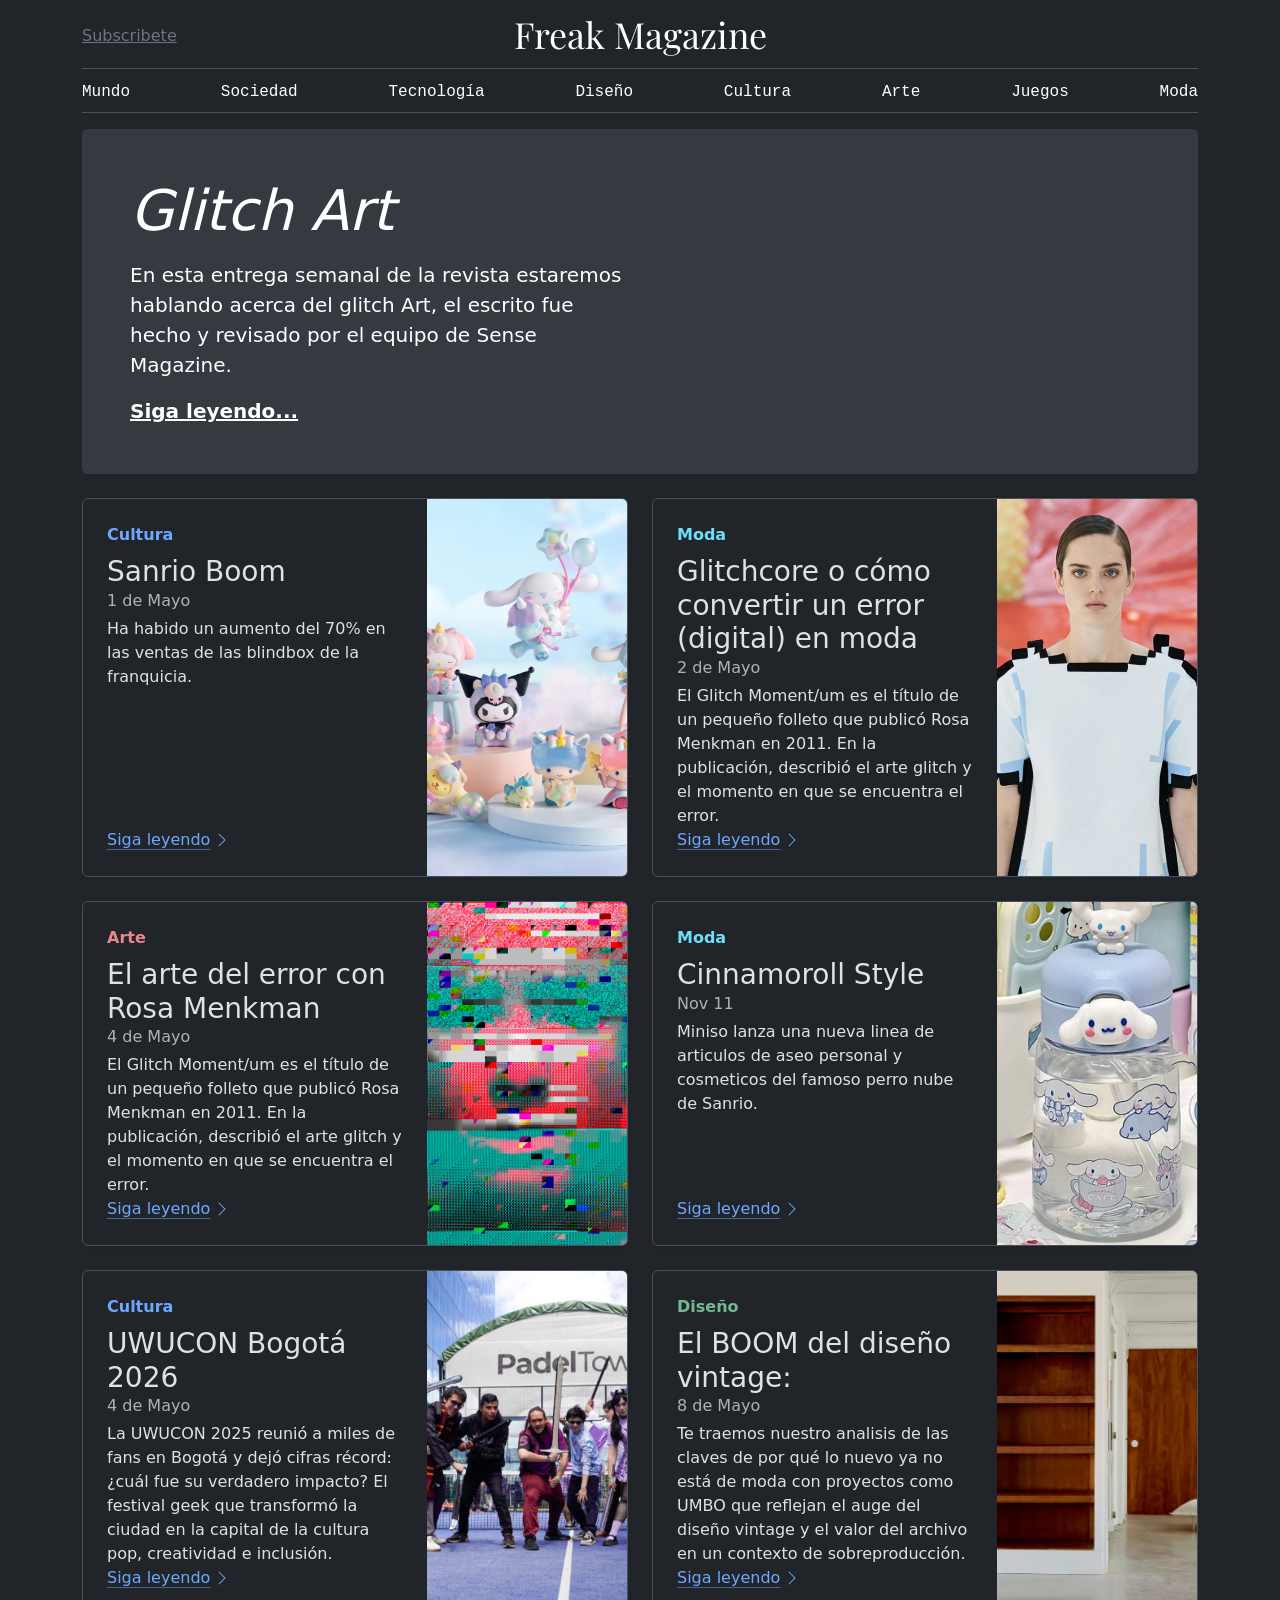
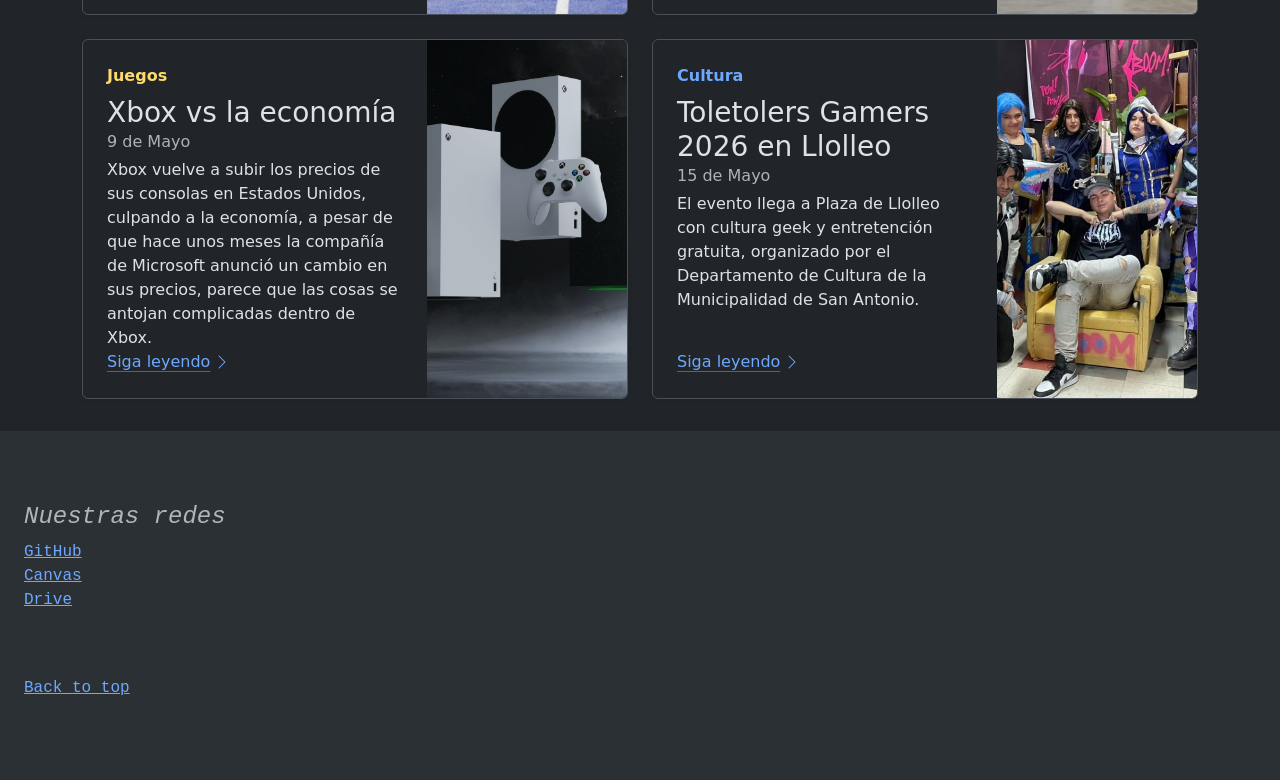
<file: index.html>
<!doctype html>
<html lang="en" data-bs-theme="dark">
    <head>
        <meta charset="utf-8" />
        <meta name="viewport" content="width=device-width, initial-scale=1" />
        <title>Group 1 Magazine sense</title>
        <link
            href="https://cdn.jsdelivr.net/npm/bootstrap@5.3.3/dist/css/bootstrap.min.css"
            rel="stylesheet"
            integrity="sha384-QWTKZyjpPEjISv5WaRU9OFeRpok6YctnYmDr5pNlyT2bRjXh0JMhjY6hW+ALEwIH"
            crossorigin="anonymous"
        />
        <link href="https://fonts.googleapis.com/css?family=Playfair+Display:700,900&display=swap" rel="stylesheet" />
        <link href="style.css" rel="stylesheet">
    </head>

<!-- ATENCIÓN, ESTE ES UN COMENTARIO GENERAL PARA TODAS LAS PÁGINAS HECHAS POR MÍ, FDA HUMERES (glitchart.html, glitchbase.html, glitchstudio.html, index.html, naranjo.html, articles.js y style.css)

Todos los HTML los hice en base a mi conocimiento adquirido en el ramo de "Intro. al Desarrollo Web" donde trabajamos con .js, .json, .html y .css, y trabajamos con bibliotecas y herramientas como webformatter, p5.js y Bootstrap como biblioteca y tutorial de cómo hacer cosas. Es así que el header de la página se ve como una plantilla, pero realmente no lo es, sino que es parte de los tutoriales de Bootstrap y se modificaron todos sus componentes, como color, cantidad de textos y fuentes, a partir de los propósitos que nosotros queríamos lograr. Todo lo que está abajo del header de la página está hecho también a partir de esta biblioteca, como se puede ver por sus containers, etc., pero se hizo en base a lo que yo hice anteriormente en ese ramo en mi propia página web. Aun así, hay algunas cosas en las cuales me ayudé de la IA Claude, más que nada para buscar de una forma más rápida en las herramientas de Bootstrap (ya que aún estoy aprendiendo toda la dimensión de Bootstrap) o para buscar cosas de HTML básicas; básicamente lo usé para que me explicara rápidamente herramientas de Bootstrap o como motor de búsqueda.

Más abajo dejé también comentarios acerca de cosas puntuales de las que me ayudé de Claude. -->

    <body>
        <svg xmlns="http://www.w3.org/2000/svg" class="d-none">
            <symbol id="check2" viewBox="0 0 16 16">
                <path d="M13.854 3.646a.5.5 0 0 1 0 .708l-7 7a.5.5 0 0 1-.708 0l-3.5-3.5a.5.5 0 1 1 .708-.708L6.5 10.293l6.646-6.647a.5.5 0 0 1 .708 0z"></path>
            </symbol>
            <symbol id="circle-half" viewBox="0 0 16 16">
                <path d="M8 15A7 7 0 1 0 8 1v14zm0 1A8 8 0 1 1 8 0a8 8 0 0 1 0 16z"></path>
            </symbol>
            <symbol id="moon-stars-fill" viewBox="0 0 16 16">
                <path d="M6 .278a.768.768 0 0 1 .08.858 7.208 7.208 0 0 0-.878 3.46c0 4.021 3.278 7.277 7.318 7.277.527 0 1.04-.055 1.533-.16a.787.787 0 0 1 .81.316.733.733 0 0 1-.031.893A8.349 8.349 0 0 1 8.344 16C3.734 16 0 12.286 0 7.71 0 4.266 2.114 1.312 5.124.06A.752.752 0 0 1 6 .278z"></path>
                <path d="M10.794 3.148a.217.217 0 0 1 .412 0l.387 1.162c.173.518.579.924 1.097 1.097l1.162.387a.217.217 0 0 1 0 .412l-1.162.387a1.734 1.734 0 0 0-1.097 1.097l-.387 1.162a.217.217 0 0 1-.412 0l-.387-1.162A1.734 1.734 0 0 0 9.31 6.593l-1.162-.387a.217.217 0 0 1 0-.412l1.162-.387a1.734 1.734 0 0 0 1.097-1.097l.387-1.162zM13.863.099a.145.145 0 0 1 .274 0l.258.774c.115.346.386.617.732.732l.774.258a.145.145 0 0 1 0 .274l-.774.258a1.156 1.156 0 0 0-.732.732l-.258.774a.145.145 0 0 1-.274 0l-.258-.774a1.156 1.156 0 0 0-.732-.732l-.774-.258a.145.145 0 0 1 0-.274l.774-.258c.346-.115.617-.386.732-.732L13.863.1z"></path>
            </symbol>
            <symbol id="sun-fill" viewBox="0 0 16 16">
                <path d="M8 12a4 4 0 1 0 0-8 4 4 0 0 0 0 8zM8 0a.5.5 0 0 1 .5.5v2a.5.5 0 0 1-1 0v-2A.5.5 0 0 1 8 0zm0 13a.5.5 0 0 1 .5.5v2a.5.5 0 0 1-1 0v-2A.5.5 0 0 1 8 13zm8-5a.5.5 0 0 1-.5.5h-2a.5.5 0 0 1 0-1h2a.5.5 0 0 1 .5.5zM3 8a.5.5 0 0 1-.5.5h-2a.5.5 0 0 1 0-1h2A.5.5 0 0 1 3 8zm10.657-5.657a.5.5 0 0 1 0 .707l-1.414 1.415a.5.5 0 1 1-.707-.708l1.414-1.414a.5.5 0 0 1 .707 0zm-9.193 9.193a.5.5 0 0 1 0 .707L3.05 13.657a.5.5 0 0 1-.707-.707l1.414-1.414a.5.5 0 0 1 .707 0zm9.193 2.121a.5.5 0 0 1-.707 0l-1.414-1.414a.5.5 0 0 1 .707-.707l1.414 1.414a.5.5 0 0 1 0 .707zM4.464 4.465a.5.5 0 0 1-.707 0L2.343 3.05a.5.5 0 1 1 .707-.707l1.414 1.414a.5.5 0 0 1 0 .708z"></path>
            </symbol>
        </svg>
        <svg xmlns="http://www.w3.org/2000/svg" class="d-none">
            <symbol id="aperture" fill="none" stroke="currentColor" stroke-linecap="round" stroke-linejoin="round" stroke-width="2" viewBox="0 0 24 24">
                <circle cx="12" cy="12" r="10"></circle>
                <path d="M14.31 8l5.74 9.94M9.69 8h11.48M7.38 12l5.74-9.94M9.69 16L3.95 6.06M14.31 16H2.83m13.79-4l-5.74 9.94"></path>
            </symbol>
            <symbol id="cart" viewBox="0 0 16 16">
                <path d="M0 1.5A.5.5 0 0 1 .5 1H2a.5.5 0 0 1 .485.379L2.89 3H14.5a.5.5 0 0 1 .49.598l-1 5a.5.5 0 0 1-.465.401l-9.397.472L4.415 11H13a.5.5 0 0 1 0 1H4a.5.5 0 0 1-.491-.408L2.01 3.607 1.61 2H.5a.5.5 0 0 1-.5-.5zM3.102 4l.84 4.479 9.144-.459L13.89 4H3.102zM5 12a2 2 0 1 0 0 4 2 2 0 0 0 0-4zm7 0a2 2 0 1 0 0 4 2 2 0 0 0 0-4zm-7 1a1 1 0 1 1 0 2 1 1 0 0 1 0-2zm7 0a1 1 0 1 1 0 2 1 1 0 0 1 0-2z"></path>
            </symbol>
            <symbol id="chevron-right" viewBox="0 0 16 16">
                <path fill-rule="evenodd" d="M4.646 1.646a.5.5 0 0 1 .708 0l6 6a.5.5 0 0 1 0 .708l-6 6a.5.5 0 0 1-.708-.708L10.293 8 4.646 2.354a.5.5 0 0 1 0-.708z"></path>
            </symbol>
        </svg>

        <div class="container">
            <header class="border-bottom lh-1 py-3">
                <div class="row flex-nowrap justify-content-between align-items-center">
                    <div class="col-4 pt-1"><a class="link-secondary" href="#">Subscribete</a></div>
                    <div class="col-4 text-center">
                        <a class="blog-header-logo text-body-emphasis text-decoration-none" href="#">Freak Magazine</a>
                    </div>
                    <div class="col-4"></div>
                </div>
            </header>
            <div class="nav-scroller py-1 mb-3 border-bottom">
                <nav class="nav nav-underline justify-content-between">
                    <a class="nav-item nav-link link-body-emphasis font-monospace" href="#">Mundo</a>
                    <a class="nav-item nav-link link-body-emphasis font-monospace" href="#">Sociedad</a>
                    <a class="nav-item nav-link link-body-emphasis font-monospace" href="#">Tecnología</a>
                    <a class="nav-item nav-link link-body-emphasis font-monospace" href="#">Diseño</a>
                    <a class="nav-item nav-link link-body-emphasis font-monospace" href="#">Cultura</a>
                    <a class="nav-item nav-link link-body-emphasis font-monospace" href="#">Arte</a>
                    <a class="nav-item nav-link link-body-emphasis font-monospace" href="#">Juegos</a>
                    <a class="nav-item nav-link link-body-emphasis font-monospace" href="#">Moda</a>
                </nav>
            </div>
        </div>
        <main class="container">
            <div class="p-4 p-md-5 mb-4 rounded text-body-emphasis bg-body-secondary">
                <div class="col-lg-6 px-0">
                    <h1 class="display-4 fst-italic">Glitch Art</h1>
                    <p class="lead my-3">En esta entrega semanal de la revista estaremos hablando acerca del glitch Art, el escrito fue hecho y revisado por el equipo de Sense Magazine.</p>
                    <p class="lead mb-0"><a href="glitchartbase.html" class="text-body-emphasis fw-bold">Siga leyendo...</a></p>
                </div>
            </div>
            <div id="articles-container" class="row mb-2 align-items-stretch">
                <!-- Tarjetas generadas por articles.js. El uso de tarjetas lo sabía desde lo aprendido previamente en Intro al Desarrollo Web. Me parece que así el código de la página queda más limpio sin tener todo de por medio, y que si queríamos añadir más noticias solo era agregar en articles.js sin generar cada container otra vez y otra vez. -->
            </div>
                </main>
        <footer class="py-5 text-body-secondary bg-body-tertiary">
           <div class="p-4">
                            <h4 class="fst-italic font-monospace">Nuestras redes</h4>
                            <ol class="list-unstyled font-monospace">
                                <li><a href="#">GitHub</a></li>
                                <li><a href="#">Canvas</a></li>
                                <li><a href="#">Drive</a></li>
                            </ol>
                        </div>
            <p class="p-4 mb-2 font-monospace"><a href="#">Back to top</a></p>
        </footer>
        <script src="articles.js"></script>
        <script
            src="https://cdn.jsdelivr.net/npm/bootstrap@5.3.3/dist/js/bootstrap.bundle.min.js"
            integrity="sha384-YvpcrYf0tY3lHB60NNkmXc4s9bIOgUxi8T/jzmLLrKkNyL1ql4c3oJUXXlZS7vN"
            crossorigin="anonymous"
        ></script>
    </body>
</html>
</file>
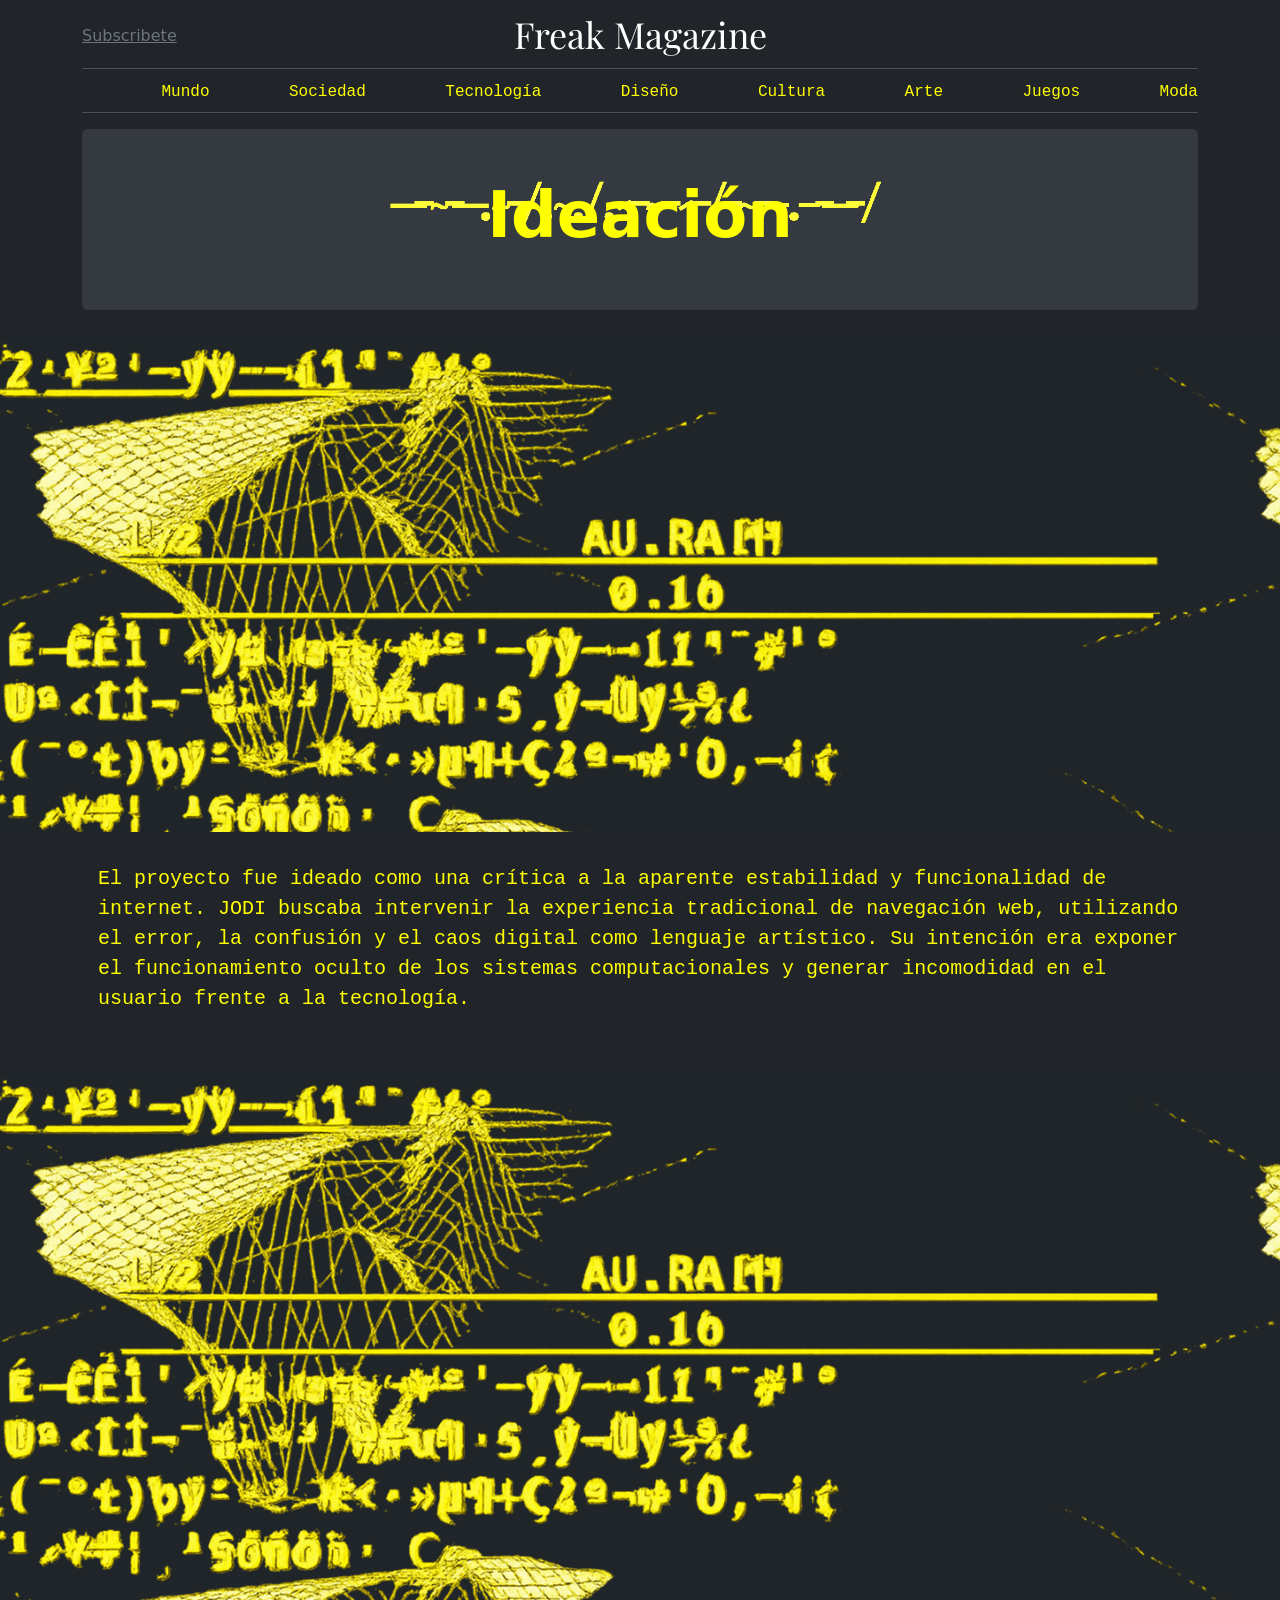
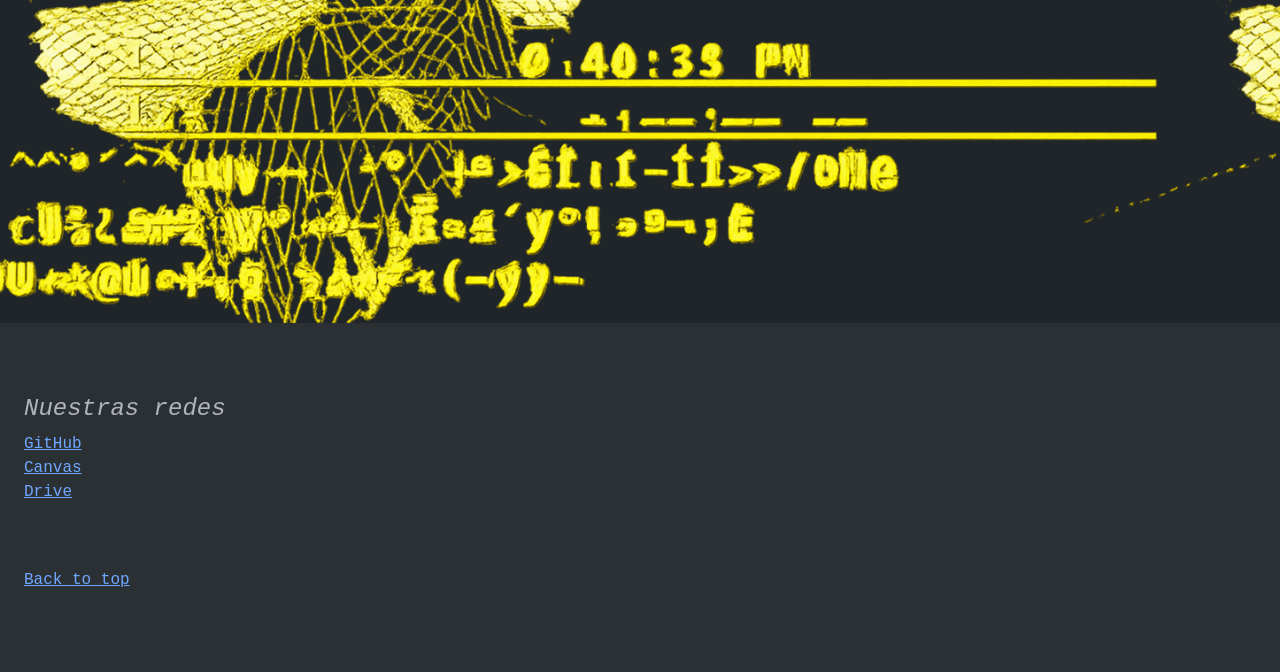
<file: amarillo.html>
<!doctype html>
<html lang="en" data-bs-theme="dark">
    <head>
        <meta charset="utf-8" />
        <meta name="viewport" content="width=device-width, initial-scale=1" />
        <title>Glitch Art - Group 1</title>
        <link
            href="https://cdn.jsdelivr.net/npm/bootstrap@5.3.3/dist/css/bootstrap.min.css"
            rel="stylesheet"
            integrity="sha384-QWTKZyjpPEjISv5WaRU9OFeRpok6YctnYmDr5pNlyT2bRjXh0JMhjY6hW+ALEwIH"
            crossorigin="anonymous"
        />
        <link href="https://fonts.googleapis.com/css?family=Playfair+Display:700,900&display=swap" rel="stylesheet" />
        <link href="style.css" rel="stylesheet">
    </head>

    <body>
        <svg xmlns="http://www.w3.org/2000/svg" class="d-none">
            <symbol id="check2" viewBox="0 0 16 16">
                <path d="M13.854 3.646a.5.5 0 0 1 0 .708l-7 7a.5.5 0 0 1-.708 0l-3.5-3.5a.5.5 0 1 1 .708-.708L6.5 10.293l6.646-6.647a.5.5 0 0 1 .708 0z"></path>
            </symbol>
            <symbol id="circle-half" viewBox="0 0 16 16">
                <path d="M8 15A7 7 0 1 0 8 1v14zm0 1A8 8 0 1 1 8 0a8 8 0 0 1 0 16z"></path>
            </symbol>
            <symbol id="moon-stars-fill" viewBox="0 0 16 16">
                <path d="M6 .278a.768.768 0 0 1 .08.858 7.208 7.208 0 0 0-.878 3.46c0 4.021 3.278 7.277 7.318 7.277.527 0 1.04-.055 1.533-.16a.787.787 0 0 1 .81.316.733.733 0 0 1-.031.893A8.349 8.349 0 0 1 8.344 16C3.734 16 0 12.286 0 7.71 0 4.266 2.114 1.312 5.124.06A.752.752 0 0 1 6 .278z"></path>
                <path d="M10.794 3.148a.217.217 0 0 1 .412 0l.387 1.162c.173.518.579.924 1.097 1.097l1.162.387a.217.217 0 0 1 0 .412l-1.162.387a1.734 1.734 0 0 0-1.097 1.097l-.387 1.162a.217.217 0 0 1-.412 0l-.387-1.162A1.734 1.734 0 0 0 9.31 6.593l-1.162-.387a.217.217 0 0 1 0-.412l1.162-.387a1.734 1.734 0 0 0 1.097-1.097l.387-1.162zM13.863.099a.145.145 0 0 1 .274 0l.258.774c.115.346.386.617.732.732l.774.258a.145.145 0 0 1 0 .274l-.774.258a1.156 1.156 0 0 0-.732.732l-.258.774a.145.145 0 0 1-.274 0l-.258-.774a1.156 1.156 0 0 0-.732-.732l-.774-.258a.145.145 0 0 1 0-.274l.774-.258c.346-.115.617-.386.732-.732L13.863.1z"></path>
            </symbol>
            <symbol id="sun-fill" viewBox="0 0 16 16">
                <path d="M8 12a4 4 0 1 0 0-8 4 4 0 0 0 0 8zM8 0a.5.5 0 0 1 .5.5v2a.5.5 0 0 1-1 0v-2A.5.5 0 0 1 8 0zm0 13a.5.5 0 0 1 .5.5v2a.5.5 0 0 1-1 0v-2A.5.5 0 0 1 8 13zm8-5a.5.5 0 0 1-.5.5h-2a.5.5 0 0 1 0-1h2a.5.5 0 0 1 .5.5zM3 8a.5.5 0 0 1-.5.5h-2a.5.5 0 0 1 0-1h2A.5.5 0 0 1 3 8zm10.657-5.657a.5.5 0 0 1 0 .707l-1.414 1.415a.5.5 0 1 1-.707-.708l1.414-1.414a.5.5 0 0 1 .707 0zm-9.193 9.193a.5.5 0 0 1 0 .707L3.05 13.657a.5.5 0 0 1-.707-.707l1.414-1.414a.5.5 0 0 1 .707 0zm9.193 2.121a.5.5 0 0 1-.707 0l-1.414-1.414a.5.5 0 0 1 .707-.707l1.414 1.414a.5.5 0 0 1 0 .707zM4.464 4.465a.5.5 0 0 1-.707 0L2.343 3.05a.5.5 0 1 1 .707-.707l1.414 1.414a.5.5 0 0 1 0 .708z"></path>
            </symbol>
        </svg>
        <svg xmlns="http://www.w3.org/2000/svg" class="d-none">
            <symbol id="aperture" fill="none" stroke="currentColor" stroke-linecap="round" stroke-linejoin="round" stroke-width="2" viewBox="0 0 24 24">
                <circle cx="12" cy="12" r="10"></circle>
                <path d="M14.31 8l5.74 9.94M9.69 8h11.48M7.38 12l5.74-9.94M9.69 16L3.95 6.06M14.31 16H2.83m13.79-4l-5.74 9.94"></path>
            </symbol>
            <symbol id="cart" viewBox="0 0 16 16">
                <path d="M0 1.5A.5.5 0 0 1 .5 1H2a.5.5 0 0 1 .485.379L2.89 3H14.5a.5.5 0 0 1 .49.598l-1 5a.5.5 0 0 1-.465.401l-9.397.472L4.415 11H13a.5.5 0 0 1 0 1H4a.5.5 0 0 1-.491-.408L2.01 3.607 1.61 2H.5a.5.5 0 0 1-.5-.5zM3.102 4l.84 4.479 9.144-.459L13.89 4H3.102zM5 12a2 2 0 1 0 0 4 2 2 0 0 0 0-4zm7 0a2 2 0 1 0 0 4 2 2 0 0 0 0-4zm-7 1a1 1 0 1 1 0 2 1 1 0 0 1 0-2zm7 0a1 1 0 1 1 0 2 1 1 0 0 1 0-2z"></path>
            </symbol>
            <symbol id="chevron-right" viewBox="0 0 16 16">
                <path fill-rule="evenodd" d="M4.646 1.646a.5.5 0 0 1 .708 0l6 6a.5.5 0 0 1 0 .708l-6 6a.5.5 0 0 1-.708-.708L10.293 8 4.646 2.354a.5.5 0 0 1 0-.708z"></path>
            </symbol>
        </svg>

        <div class="container">
            <header class="border-bottom lh-1 py-3">
                <div class="row flex-nowrap justify-content-between align-items-center">
                    <div class="col-4 pt-1"><a class="link-secondary" href="#">Subscribete</a></div>
                    <div class="col-4 text-center">
                        <a class="blog-header-logo text-body-emphasis text-decoration-none" href="index.html">Freak Magazine
                    </div>
                </div>
            </header>
            <div class="nav-scroller py-1 mb-3 border-bottom">
                <nav class="nav nav-underline justify-content-between">
                    <a class="nav-item nav-link link-body-emphasis parrafo-2 font-monospace" href="#">Mundo</a>
                    <a class="nav-item nav-link link-body-emphasis parrafo-2 font-monospace" href="#">Sociedad</a>
                    <a class="nav-item nav-link link-body-emphasis parrafo-2 font-monospace" href="#">Tecnología</a>
                    <a class="nav-item nav-link link-body-emphasis parrafo-2 font-monospace" href="#">Diseño</a>
                    <a class="nav-item nav-link link-body-emphasis parrafo-2 font-monospace" href="#">Cultura</a>
                    <a class="nav-item nav-link link-body-emphasis parrafo-2 font-monospace" href="#">Arte</a>
                    <a class="nav-item nav-link link-body-emphasis parrafo-2 font-monospace" href="#">Juegos</a>
                    <a class="nav-item nav-link link-body-emphasis parrafo-2 font-monospace" href="#">Moda</a>
                </nav>
            </div>
        </div>
        <main class="container">
             <div class="p-4 p-md-5 mb-4 rounded text-body-emphasis bg-body-secondary" style="position: relative; overflow: hidden;">
                <h1 class="display-3 fw-bold text-center parrafo-2" style="position: relative; z-index: 1;">Ideación</h1>
                    <img src="img\TIT.AMARILLO.gif" style="position: absolute; top: 0; left: 0; width: 100%; height: 100%; object-fit: cover; z-index: 0;" alt="glitchglitch">
            </div>        
        </main>

        <div class="w-100">
            <img src="img\ChatGPT.amarillo.1.gif" style="width:100%; display:block; object-fit:cover;" alt="glitchglitch">
        </div>

        <main class="container">
            <div class="p-md-3 mb-4 rounded text-body-emphasis">
                <p class="lead my-3 parrafo-2 font-monospace">El proyecto fue ideado como una crítica a la aparente estabilidad y funcionalidad de internet. JODI buscaba intervenir la experiencia tradicional de navegación web, utilizando el error, la confusión y el caos digital como lenguaje artístico. Su intención era exponer el funcionamiento oculto de los sistemas computacionales y generar incomodidad en el usuario frente a la tecnología.</p>
            </div>
        </main>

        <div class="w-100">
            <a href="glitchart.html">
              <img src="img\ChatGPT.amarillo.2.gif" style="width:100%; display:block; object-fit:cover;" alt="glitchglitch">  
            </a>
        </div>

        <footer class="py-5 text-body-secondary bg-body-tertiary">
           <div class="p-4">
                            <h4 class="fst-italic font-monospace">Nuestras redes</h4>
                            <ol class="list-unstyled font-monospace">
                                <li><a href="#">GitHub</a></li>
                                <li><a href="#">Canvas</a></li>
                                <li><a href="#">Drive</a></li>
                            </ol>
                        </div>
            <p class="p-4 mb-2 font-monospace"><a href="#">Back to top</a></p>
        </footer>
        <script
            src="https://cdn.jsdelivr.net/npm/bootstrap@5.3.3/dist/js/bootstrap.bundle.min.js"
            integrity="sha384-YvpcrYf0tY3lHB60NNkmXc4s9bIOgUxi8T/jzmLLrKkNyL1ql4c3oJUXXlZS7vN"
            crossorigin="anonymous"
        ></script>
    </body>
</html>

<!-- Se usó IA para poder entender las partes del código y para recibir sugerencias de cambios, los cuales se le consultó que afectaban y cómo funcionaban dentro del código antes de aplicar cualquier cambio. En relación a esto, solo se aplicaron cambios sugeridos por la IA cuando se entendieron y no salían de las capacidades de programación actuales de la persona encargada. -->
</file>
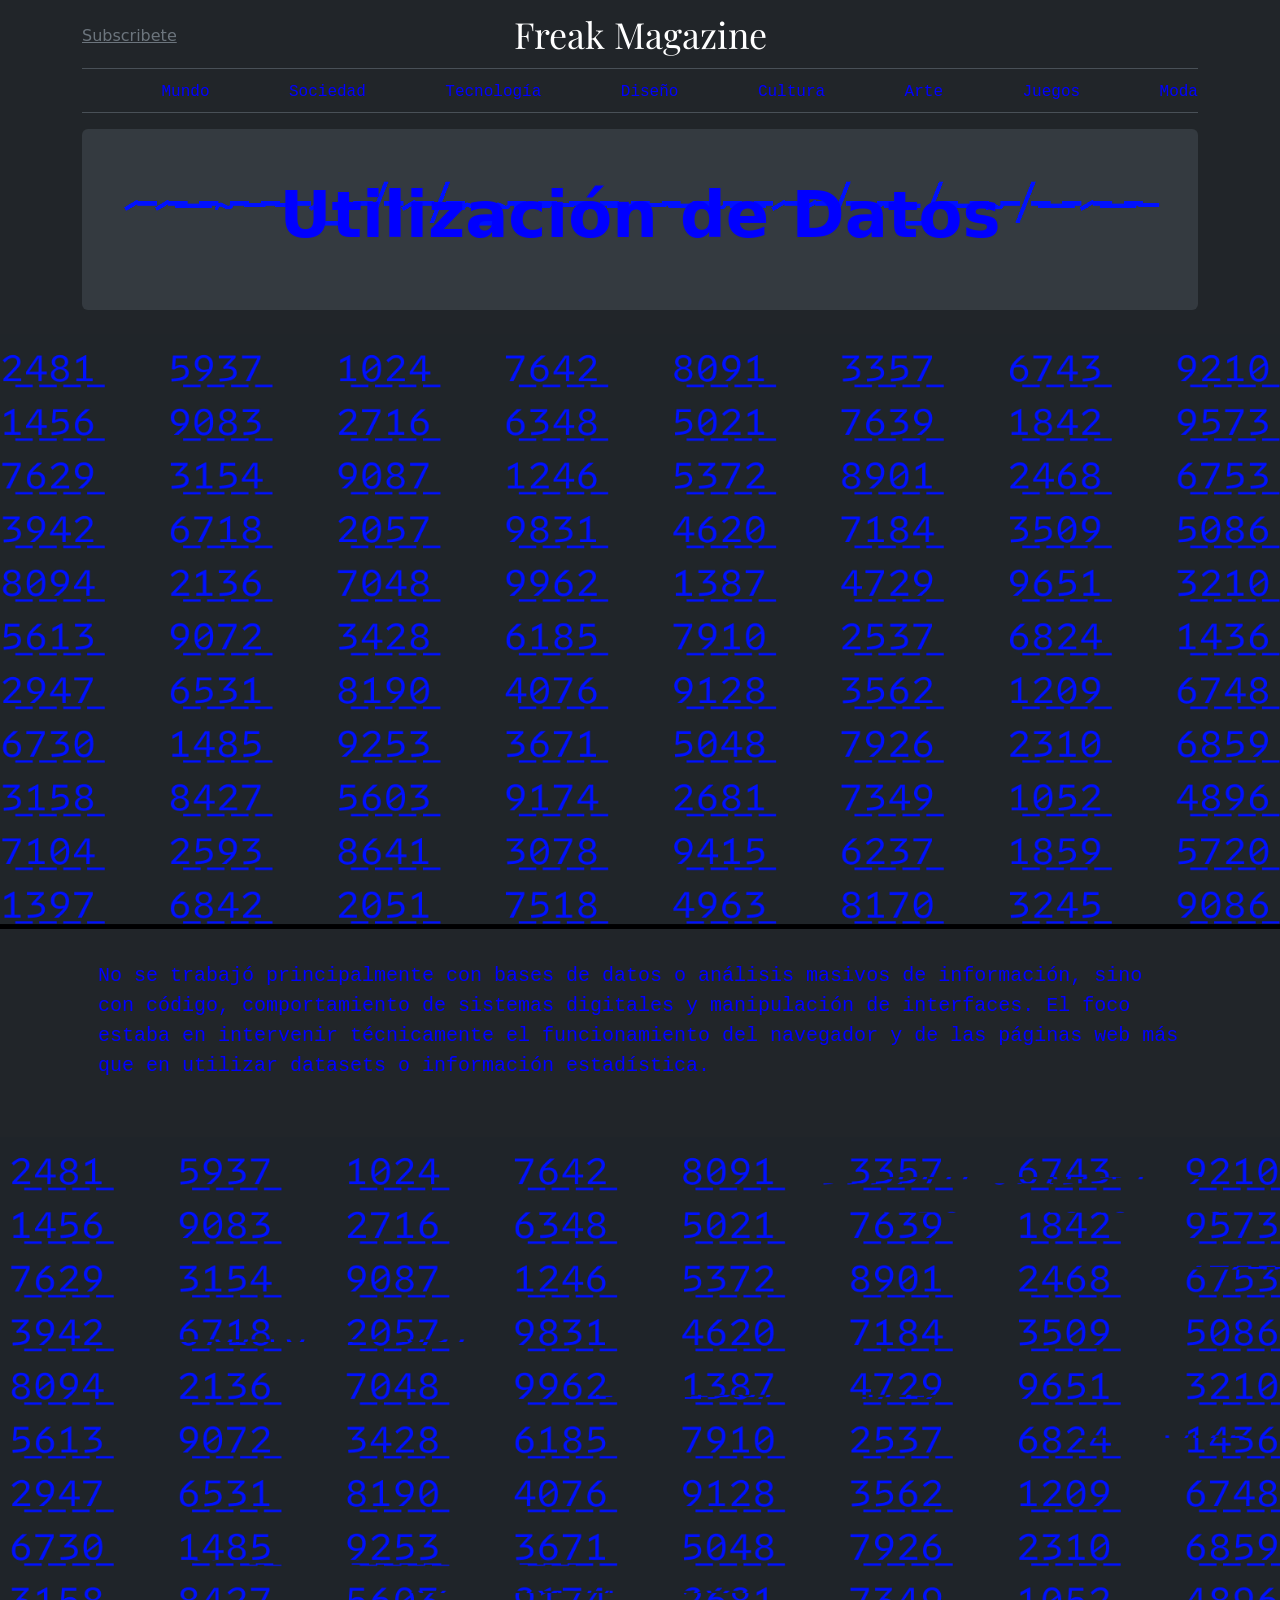
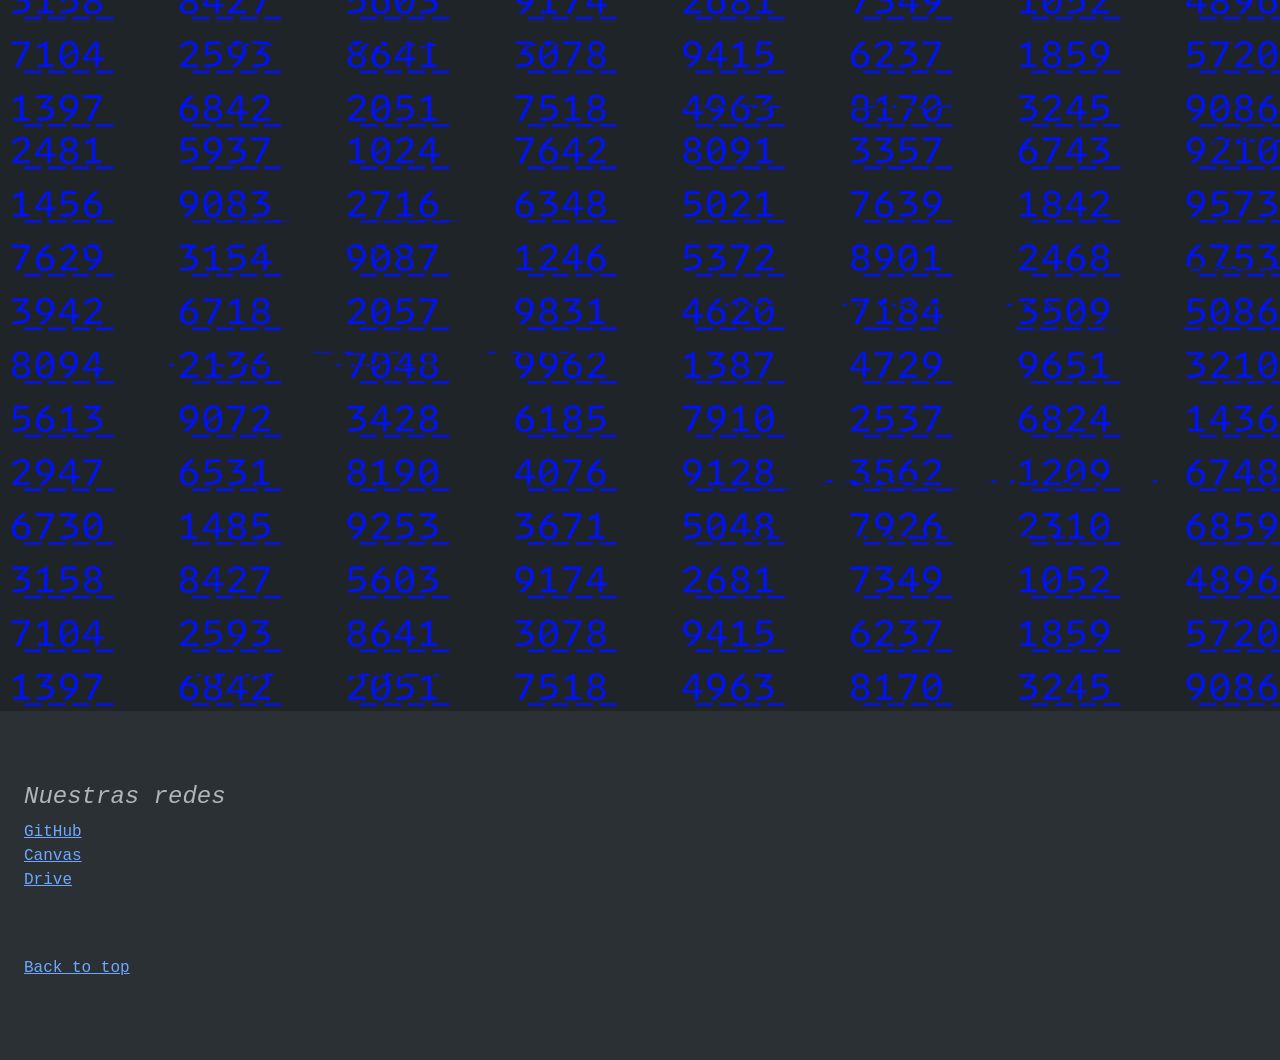
<file: azul.html>
<!doctype html>
<html lang="en" data-bs-theme="dark">
    <head>
        <meta charset="utf-8" />
        <meta name="viewport" content="width=device-width, initial-scale=1" />
        <title>Glitch Art - Group 1</title>
        <link
            href="https://cdn.jsdelivr.net/npm/bootstrap@5.3.3/dist/css/bootstrap.min.css"
            rel="stylesheet"
            integrity="sha384-QWTKZyjpPEjISv5WaRU9OFeRpok6YctnYmDr5pNlyT2bRjXh0JMhjY6hW+ALEwIH"
            crossorigin="anonymous"
        />
        <link href="https://fonts.googleapis.com/css?family=Playfair+Display:700,900&display=swap" rel="stylesheet" />
        <link href="style.css" rel="stylesheet">
    </head>

    <body>
        <svg xmlns="http://www.w3.org/2000/svg" class="d-none">
            <symbol id="check2" viewBox="0 0 16 16">
                <path d="M13.854 3.646a.5.5 0 0 1 0 .708l-7 7a.5.5 0 0 1-.708 0l-3.5-3.5a.5.5 0 1 1 .708-.708L6.5 10.293l6.646-6.647a.5.5 0 0 1 .708 0z"></path>
            </symbol>
            <symbol id="circle-half" viewBox="0 0 16 16">
                <path d="M8 15A7 7 0 1 0 8 1v14zm0 1A8 8 0 1 1 8 0a8 8 0 0 1 0 16z"></path>
            </symbol>
            <symbol id="moon-stars-fill" viewBox="0 0 16 16">
                <path d="M6 .278a.768.768 0 0 1 .08.858 7.208 7.208 0 0 0-.878 3.46c0 4.021 3.278 7.277 7.318 7.277.527 0 1.04-.055 1.533-.16a.787.787 0 0 1 .81.316.733.733 0 0 1-.031.893A8.349 8.349 0 0 1 8.344 16C3.734 16 0 12.286 0 7.71 0 4.266 2.114 1.312 5.124.06A.752.752 0 0 1 6 .278z"></path>
                <path d="M10.794 3.148a.217.217 0 0 1 .412 0l.387 1.162c.173.518.579.924 1.097 1.097l1.162.387a.217.217 0 0 1 0 .412l-1.162.387a1.734 1.734 0 0 0-1.097 1.097l-.387 1.162a.217.217 0 0 1-.412 0l-.387-1.162A1.734 1.734 0 0 0 9.31 6.593l-1.162-.387a.217.217 0 0 1 0-.412l1.162-.387a1.734 1.734 0 0 0 1.097-1.097l.387-1.162zM13.863.099a.145.145 0 0 1 .274 0l.258.774c.115.346.386.617.732.732l.774.258a.145.145 0 0 1 0 .274l-.774.258a1.156 1.156 0 0 0-.732.732l-.258.774a.145.145 0 0 1-.274 0l-.258-.774a1.156 1.156 0 0 0-.732-.732l-.774-.258a.145.145 0 0 1 0-.274l.774-.258c.346-.115.617-.386.732-.732L13.863.1z"></path>
            </symbol>
            <symbol id="sun-fill" viewBox="0 0 16 16">
                <path d="M8 12a4 4 0 1 0 0-8 4 4 0 0 0 0 8zM8 0a.5.5 0 0 1 .5.5v2a.5.5 0 0 1-1 0v-2A.5.5 0 0 1 8 0zm0 13a.5.5 0 0 1 .5.5v2a.5.5 0 0 1-1 0v-2A.5.5 0 0 1 8 13zm8-5a.5.5 0 0 1-.5.5h-2a.5.5 0 0 1 0-1h2a.5.5 0 0 1 .5.5zM3 8a.5.5 0 0 1-.5.5h-2a.5.5 0 0 1 0-1h2A.5.5 0 0 1 3 8zm10.657-5.657a.5.5 0 0 1 0 .707l-1.414 1.415a.5.5 0 1 1-.707-.708l1.414-1.414a.5.5 0 0 1 .707 0zm-9.193 9.193a.5.5 0 0 1 0 .707L3.05 13.657a.5.5 0 0 1-.707-.707l1.414-1.414a.5.5 0 0 1 .707 0zm9.193 2.121a.5.5 0 0 1-.707 0l-1.414-1.414a.5.5 0 0 1 .707-.707l1.414 1.414a.5.5 0 0 1 0 .707zM4.464 4.465a.5.5 0 0 1-.707 0L2.343 3.05a.5.5 0 1 1 .707-.707l1.414 1.414a.5.5 0 0 1 0 .708z"></path>
            </symbol>
        </svg>
        <svg xmlns="http://www.w3.org/2000/svg" class="d-none">
            <symbol id="aperture" fill="none" stroke="currentColor" stroke-linecap="round" stroke-linejoin="round" stroke-width="2" viewBox="0 0 24 24">
                <circle cx="12" cy="12" r="10"></circle>
                <path d="M14.31 8l5.74 9.94M9.69 8h11.48M7.38 12l5.74-9.94M9.69 16L3.95 6.06M14.31 16H2.83m13.79-4l-5.74 9.94"></path>
            </symbol>
            <symbol id="cart" viewBox="0 0 16 16">
                <path d="M0 1.5A.5.5 0 0 1 .5 1H2a.5.5 0 0 1 .485.379L2.89 3H14.5a.5.5 0 0 1 .49.598l-1 5a.5.5 0 0 1-.465.401l-9.397.472L4.415 11H13a.5.5 0 0 1 0 1H4a.5.5 0 0 1-.491-.408L2.01 3.607 1.61 2H.5a.5.5 0 0 1-.5-.5zM3.102 4l.84 4.479 9.144-.459L13.89 4H3.102zM5 12a2 2 0 1 0 0 4 2 2 0 0 0 0-4zm7 0a2 2 0 1 0 0 4 2 2 0 0 0 0-4zm-7 1a1 1 0 1 1 0 2 1 1 0 0 1 0-2zm7 0a1 1 0 1 1 0 2 1 1 0 0 1 0-2z"></path>
            </symbol>
            <symbol id="chevron-right" viewBox="0 0 16 16">
                <path fill-rule="evenodd" d="M4.646 1.646a.5.5 0 0 1 .708 0l6 6a.5.5 0 0 1 0 .708l-6 6a.5.5 0 0 1-.708-.708L10.293 8 4.646 2.354a.5.5 0 0 1 0-.708z"></path>
            </symbol>
        </svg>

        <div class="container">
            <header class="border-bottom lh-1 py-3">
                <div class="row flex-nowrap justify-content-between align-items-center">
                    <div class="col-4 pt-1"><a class="link-secondary" href="#">Subscribete</a></div>
                    <div class="col-4 text-center">
                        <a class="blog-header-logo text-body-emphasis text-decoration-none" href="index.html">Freak Magazine
                    </div>
                </div>
            </header>
            <div class="nav-scroller py-1 mb-3 border-bottom">
                <nav class="nav nav-underline justify-content-between">
                    <a class="nav-item nav-link link-body-emphasis parrafo-3 font-monospace" href="#">Mundo</a>
                    <a class="nav-item nav-link link-body-emphasis parrafo-3 font-monospace" href="#">Sociedad</a>
                    <a class="nav-item nav-link link-body-emphasis parrafo-3 font-monospace" href="#">Tecnología</a>
                    <a class="nav-item nav-link link-body-emphasis parrafo-3 font-monospace" href="#">Diseño</a>
                    <a class="nav-item nav-link link-body-emphasis parrafo-3 font-monospace" href="#">Cultura</a>
                    <a class="nav-item nav-link link-body-emphasis parrafo-3 font-monospace" href="#">Arte</a>
                    <a class="nav-item nav-link link-body-emphasis parrafo-3 font-monospace" href="#">Juegos</a>
                    <a class="nav-item nav-link link-body-emphasis parrafo-3 font-monospace" href="#">Moda</a>
                </nav>
            </div>
        </div>
        <main class="container">
            <div class="p-4 p-md-5 mb-4 rounded text-body-emphasis bg-body-secondary" style="position: relative; overflow: hidden;">
                <h1 class="display-3 fw-bold text-center parrafo-3" style="position: relative; z-index: 1; color: #01075e;">Utilización de Datos</h1>
                    <img src="img\TIT.AZUL.gif" style="position: absolute; top: 0; left: 0; width: 100%; height: 100%; object-fit: cover; z-index: 0;" alt="glitchglitch">
            </div>
        </main>

        <div class="w-100">
            <img src="img\ChatGPT.azul.1.gif" style="width:100%; display:block; object-fit:cover;" alt="glitchglitch">
        </div>

        <main class="container">
            <div class="p-md-3 mb-4 rounded text-body-emphasis">
                <p class="lead my-3 parrafo-3 font-monospace">No se trabajó principalmente con bases de datos o análisis masivos de información, sino con código, comportamiento de sistemas digitales y manipulación de interfaces. El foco estaba en intervenir técnicamente el funcionamiento del navegador y de las páginas web más que en utilizar datasets o información estadística.</p>
            </div>
        </main>

        <div class="w-100">
            <a href="glitchart.html">
                <img src="img\ChatGPT.azul.2.gif" style="width:100%; display:block; object-fit:cover;" alt="glitchglitch">
            </a>
        </div>

        <footer class="py-5 text-body-secondary bg-body-tertiary">
           <div class="p-4">
                            <h4 class="fst-italic font-monospace">Nuestras redes</h4>
                            <ol class="list-unstyled font-monospace">
                                <li><a href="#">GitHub</a></li>
                                <li><a href="#">Canvas</a></li>
                                <li><a href="#">Drive</a></li>
                            </ol>
                        </div>
            <p class="p-4 mb-2 font-monospace"><a href="#">Back to top</a></p>
        </footer>
        <script
            src="https://cdn.jsdelivr.net/npm/bootstrap@5.3.3/dist/js/bootstrap.bundle.min.js"
            integrity="sha384-YvpcrYf0tY3lHB60NNkmXc4s9bIOgUxi8T/jzmLLrKkNyL1ql4c3oJUXXlZS7vN"
            crossorigin="anonymous"
        ></script>
    </body>
</html>

<!-- Se usó IA para poder entender las partes del código y para recibir sugerencias de cambios, los cuales se le consultó que afectaban y cómo funcionaban dentro del código antes de aplicar cualquier cambio. En relación a esto, solo se aplicaron cambios sugeridos por la IA cuando se entendieron y no salían de las capacidades de programación actuales de la persona encargada. -->
</file>
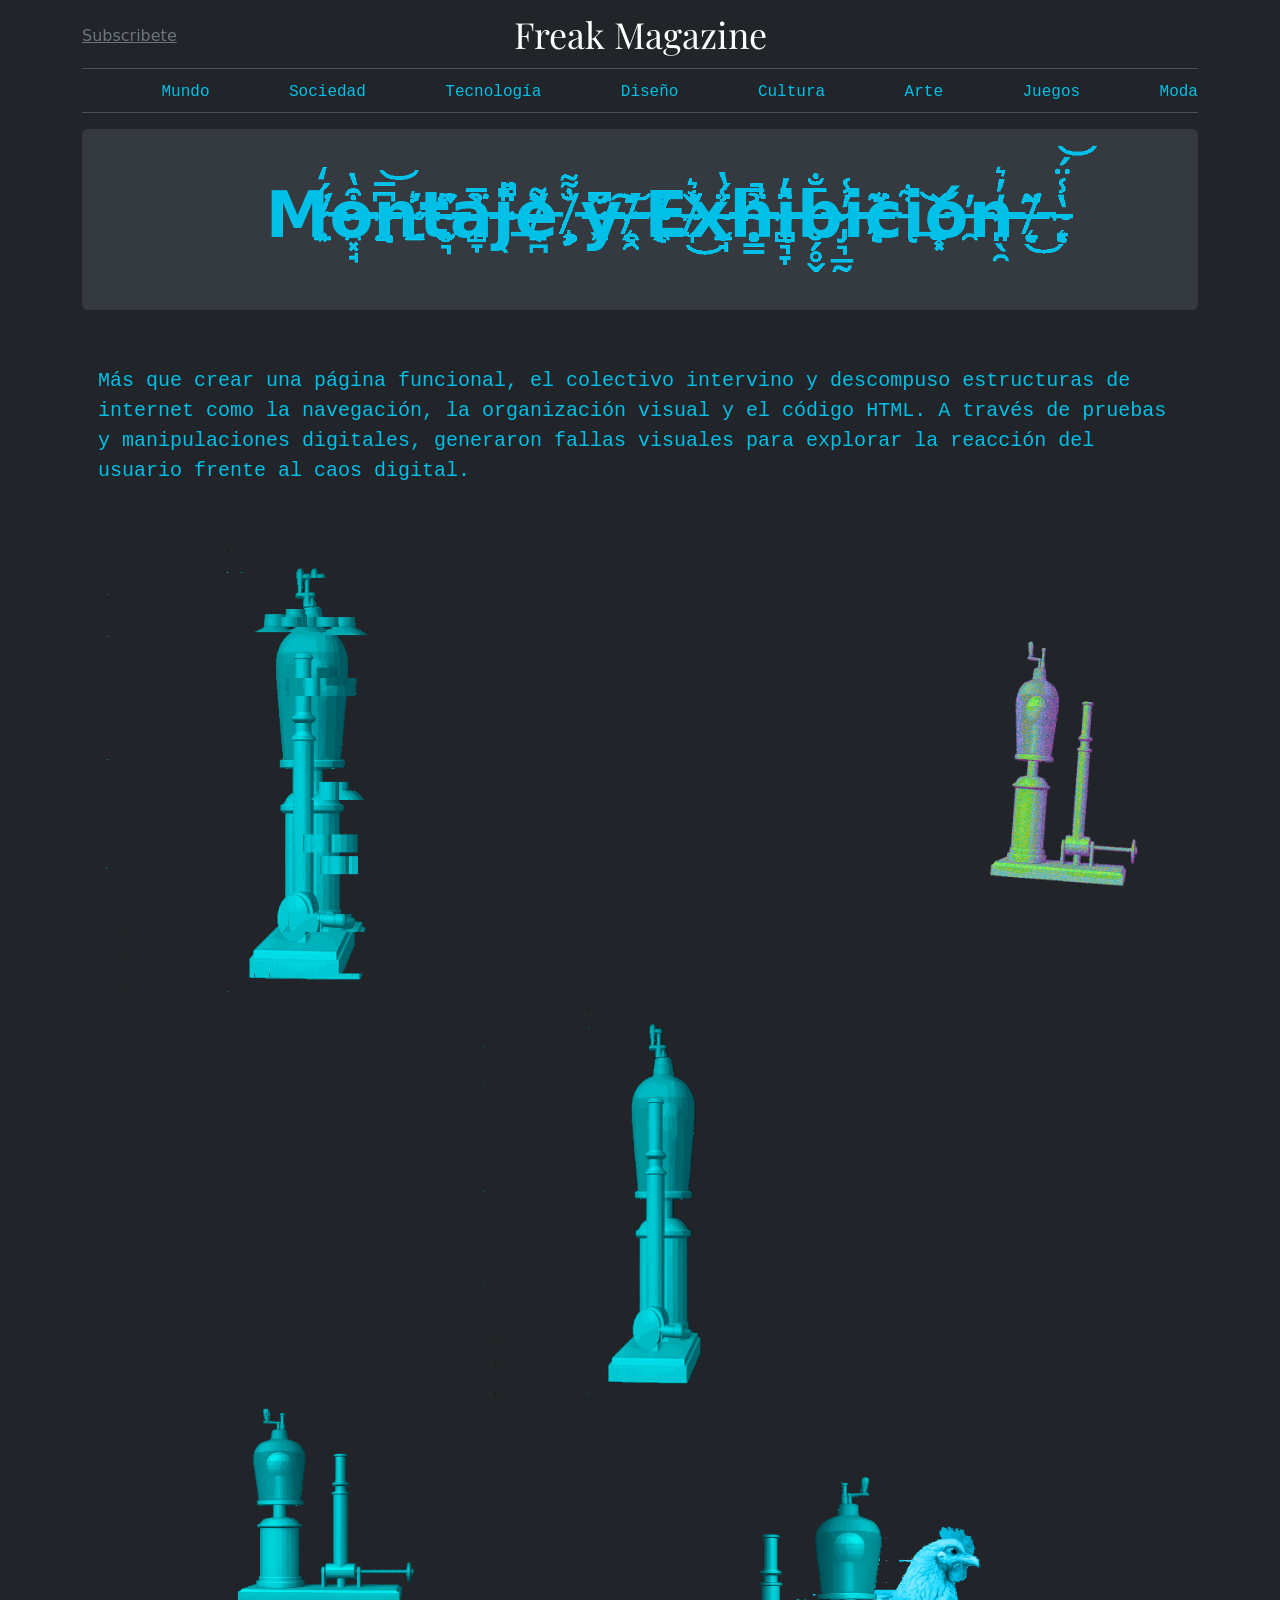
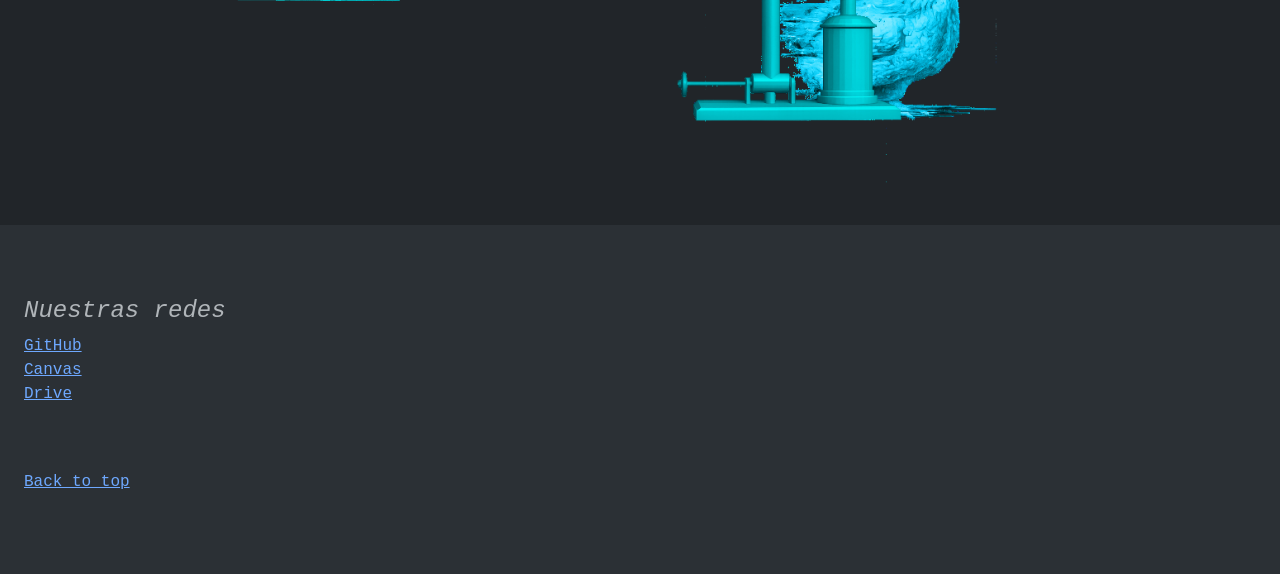
<file: cyan.html>
<!doctype html>
<html lang="en" data-bs-theme="dark">
    <head>
        <meta charset="utf-8" />
        <meta name="viewport" content="width=device-width, initial-scale=1" />
        <title>Glitch Art - Group 1</title>
        <link
            href="https://cdn.jsdelivr.net/npm/bootstrap@5.3.3/dist/css/bootstrap.min.css"
            rel="stylesheet"
            integrity="sha384-QWTKZyjpPEjISv5WaRU9OFeRpok6YctnYmDr5pNlyT2bRjXh0JMhjY6hW+ALEwIH"
            crossorigin="anonymous"
        />
        <link href="https://fonts.googleapis.com/css?family=Playfair+Display:700,900&display=swap" rel="stylesheet" />
        <link href="style.css" rel="stylesheet">
    </head>

    <body>
        <svg xmlns="http://www.w3.org/2000/svg" class="d-none">
            <symbol id="check2" viewBox="0 0 16 16">
                <path d="M13.854 3.646a.5.5 0 0 1 0 .708l-7 7a.5.5 0 0 1-.708 0l-3.5-3.5a.5.5 0 1 1 .708-.708L6.5 10.293l6.646-6.647a.5.5 0 0 1 .708 0z"></path>
            </symbol>
            <symbol id="circle-half" viewBox="0 0 16 16">
                <path d="M8 15A7 7 0 1 0 8 1v14zm0 1A8 8 0 1 1 8 0a8 8 0 0 1 0 16z"></path>
            </symbol>
            <symbol id="moon-stars-fill" viewBox="0 0 16 16">
                <path d="M6 .278a.768.768 0 0 1 .08.858 7.208 7.208 0 0 0-.878 3.46c0 4.021 3.278 7.277 7.318 7.277.527 0 1.04-.055 1.533-.16a.787.787 0 0 1 .81.316.733.733 0 0 1-.031.893A8.349 8.349 0 0 1 8.344 16C3.734 16 0 12.286 0 7.71 0 4.266 2.114 1.312 5.124.06A.752.752 0 0 1 6 .278z"></path>
                <path d="M10.794 3.148a.217.217 0 0 1 .412 0l.387 1.162c.173.518.579.924 1.097 1.097l1.162.387a.217.217 0 0 1 0 .412l-1.162.387a1.734 1.734 0 0 0-1.097 1.097l-.387 1.162a.217.217 0 0 1-.412 0l-.387-1.162A1.734 1.734 0 0 0 9.31 6.593l-1.162-.387a.217.217 0 0 1 0-.412l1.162-.387a1.734 1.734 0 0 0 1.097-1.097l.387-1.162zM13.863.099a.145.145 0 0 1 .274 0l.258.774c.115.346.386.617.732.732l.774.258a.145.145 0 0 1 0 .274l-.774.258a1.156 1.156 0 0 0-.732.732l-.258.774a.145.145 0 0 1-.274 0l-.258-.774a1.156 1.156 0 0 0-.732-.732l-.774-.258a.145.145 0 0 1 0-.274l.774-.258c.346-.115.617-.386.732-.732L13.863.1z"></path>
            </symbol>
            <symbol id="sun-fill" viewBox="0 0 16 16">
                <path d="M8 12a4 4 0 1 0 0-8 4 4 0 0 0 0 8zM8 0a.5.5 0 0 1 .5.5v2a.5.5 0 0 1-1 0v-2A.5.5 0 0 1 8 0zm0 13a.5.5 0 0 1 .5.5v2a.5.5 0 0 1-1 0v-2A.5.5 0 0 1 8 13zm8-5a.5.5 0 0 1-.5.5h-2a.5.5 0 0 1 0-1h2a.5.5 0 0 1 .5.5zM3 8a.5.5 0 0 1-.5.5h-2a.5.5 0 0 1 0-1h2A.5.5 0 0 1 3 8zm10.657-5.657a.5.5 0 0 1 0 .707l-1.414 1.415a.5.5 0 1 1-.707-.708l1.414-1.414a.5.5 0 0 1 .707 0zm-9.193 9.193a.5.5 0 0 1 0 .707L3.05 13.657a.5.5 0 0 1-.707-.707l1.414-1.414a.5.5 0 0 1 .707 0zm9.193 2.121a.5.5 0 0 1-.707 0l-1.414-1.414a.5.5 0 0 1 .707-.707l1.414 1.414a.5.5 0 0 1 0 .707zM4.464 4.465a.5.5 0 0 1-.707 0L2.343 3.05a.5.5 0 1 1 .707-.707l1.414 1.414a.5.5 0 0 1 0 .708z"></path>
            </symbol>
        </svg>
        <svg xmlns="http://www.w3.org/2000/svg" class="d-none">
            <symbol id="aperture" fill="none" stroke="currentColor" stroke-linecap="round" stroke-linejoin="round" stroke-width="2" viewBox="0 0 24 24">
                <circle cx="12" cy="12" r="10"></circle>
                <path d="M14.31 8l5.74 9.94M9.69 8h11.48M7.38 12l5.74-9.94M9.69 16L3.95 6.06M14.31 16H2.83m13.79-4l-5.74 9.94"></path>
            </symbol>
            <symbol id="cart" viewBox="0 0 16 16">
                <path d="M0 1.5A.5.5 0 0 1 .5 1H2a.5.5 0 0 1 .485.379L2.89 3H14.5a.5.5 0 0 1 .49.598l-1 5a.5.5 0 0 1-.465.401l-9.397.472L4.415 11H13a.5.5 0 0 1 0 1H4a.5.5 0 0 1-.491-.408L2.01 3.607 1.61 2H.5a.5.5 0 0 1-.5-.5zM3.102 4l.84 4.479 9.144-.459L13.89 4H3.102zM5 12a2 2 0 1 0 0 4 2 2 0 0 0 0-4zm7 0a2 2 0 1 0 0 4 2 2 0 0 0 0-4zm-7 1a1 1 0 1 1 0 2 1 1 0 0 1 0-2zm7 0a1 1 0 1 1 0 2 1 1 0 0 1 0-2z"></path>
            </symbol>
            <symbol id="chevron-right" viewBox="0 0 16 16">
                <path fill-rule="evenodd" d="M4.646 1.646a.5.5 0 0 1 .708 0l6 6a.5.5 0 0 1 0 .708l-6 6a.5.5 0 0 1-.708-.708L10.293 8 4.646 2.354a.5.5 0 0 1 0-.708z"></path>
            </symbol>
        </svg>

        <div class="container">
            <header class="border-bottom lh-1 py-3">
                <div class="row flex-nowrap justify-content-between align-items-center">
                    <div class="col-4 pt-1"><a class="link-secondary" href="#">Subscribete</a></div>
                    <div class="col-4 text-center">
                        <a class="blog-header-logo text-body-emphasis text-decoration-none" href="index.html">Freak Magazine
                    </div>
                </div>
            </header>
            <div class="nav-scroller py-1 mb-3 border-bottom">
                <nav class="nav nav-underline justify-content-between">
                    <a class="nav-item nav-link link-body-emphasis parrafo-6 font-monospace" href="#">Mundo</a>
                    <a class="nav-item nav-link link-body-emphasis parrafo-6 font-monospace" href="#">Sociedad</a>
                    <a class="nav-item nav-link link-body-emphasis parrafo-6 font-monospace" href="#">Tecnología</a>
                    <a class="nav-item nav-link link-body-emphasis parrafo-6 font-monospace" href="#">Diseño</a>
                    <a class="nav-item nav-link link-body-emphasis parrafo-6 font-monospace" href="#">Cultura</a>
                    <a class="nav-item nav-link link-body-emphasis parrafo-6 font-monospace" href="#">Arte</a>
                    <a class="nav-item nav-link link-body-emphasis parrafo-6 font-monospace" href="#">Juegos</a>
                    <a class="nav-item nav-link link-body-emphasis parrafo-6 font-monospace" href="#">Moda</a>
                </nav>
            </div>
        </div>
        <main class="container">
             <div class="p-4 p-md-5 mb-4 rounded text-body-emphasis bg-body-secondary" style="position: relative; overflow: hidden;">
                <h1 class="display-3 fw-bold text-center parrafo-6" style="position: relative; z-index: 1;">Montaje y Exhibición</h1>
                    <img src="img\TIT.CELESTE.gif" style="position: absolute; top: 0; left: 0; width: 100%; height: 100%; object-fit: cover; z-index: 0;" alt="glitchglitch">
            </div>
        </main>

        <main class="container">
            <div class="p-md-3 mb-4 rounded text-body-emphasis">
                <p class="lead my-3 parrafo-6 font-monospace">Más que crear una página funcional, el colectivo intervino y descompuso estructuras de internet como la navegación, la organización visual y el código HTML. A través de pruebas y manipulaciones digitales, generaron fallas visuales para explorar la reacción del usuario frente al caos digital.</p>
            </div>
        </main>

        <div class="container" style="position: relative; min-height: 900px; margin-bottom: 2rem;">
            <div class="row align-items-start mb-2">
                <div class="col-6 col-md-5">
                    <img src="img\ChatGPT.celeste.1.gif" style="width:100%; display:block;" alt="glitch 1">
                </div>
                <div class="col-5 col-md-4 offset-md-3 mt-5 pt-5 align-self-start">
                    <img src="img\ChatGPT.celeste.2.gif" style="width:70%; display:block; margin-left:auto;" alt="glitch 2">
                </div>
            </div>

            <div class="row justify-content-center mb-2">
                <div class="col-6 col-md-4">
                    <img src="img\ChatGPT.celeste.5.gif" style="width:100%; display:block; margin:auto;" alt="glitch 3">
                </div>
            </div>

            <div class="row align-items-start">
                <div class="col-5 col-md-4 offset-md-1">
                    <img src="img\ChatGPT.celeste.3.gif" style="width:85%; display:block;" alt="glitch 4">
                </div>
                <div class="col-6 col-md-5 offset-md-1">
                    <a href="glitchart.html">
               <img src="img\GALLINA.celeste.gif" style="width:100%; display:block;" alt="glitch 5"> 
            </a>
                </div>
            </div>
        </div>

        <footer class="py-5 text-body-secondary bg-body-tertiary">
           <div class="p-4">
                            <h4 class="fst-italic font-monospace">Nuestras redes</h4>
                            <ol class="list-unstyled font-monospace">
                                <li><a href="#">GitHub</a></li>
                                <li><a href="#">Canvas</a></li>
                                <li><a href="#">Drive</a></li>
                            </ol>
                        </div>
            <p class="p-4 mb-2 font-monospace"><a href="#">Back to top</a></p>
        </footer>
        <script
            src="https://cdn.jsdelivr.net/npm/bootstrap@5.3.3/dist/js/bootstrap.bundle.min.js"
            integrity="sha384-YvpcrYf0tY3lHB60NNkmXc4s9bIOgUxi8T/jzmLLrKkNyL1ql4c3oJUXXlZS7vN"
            crossorigin="anonymous"
        ></script>
    </body>
</html>

<!-- Se usó IA para poder entender las partes del código y para recibir sugerencias de cambios, los cuales se le consultó que afectaban y cómo funcionaban dentro del código antes de aplicar cualquier cambio. En relación a esto, solo se aplicaron cambios sugeridos por la IA cuando se entendieron y no salían de las capacidades de programación actuales de la persona encargada. -->
</file>
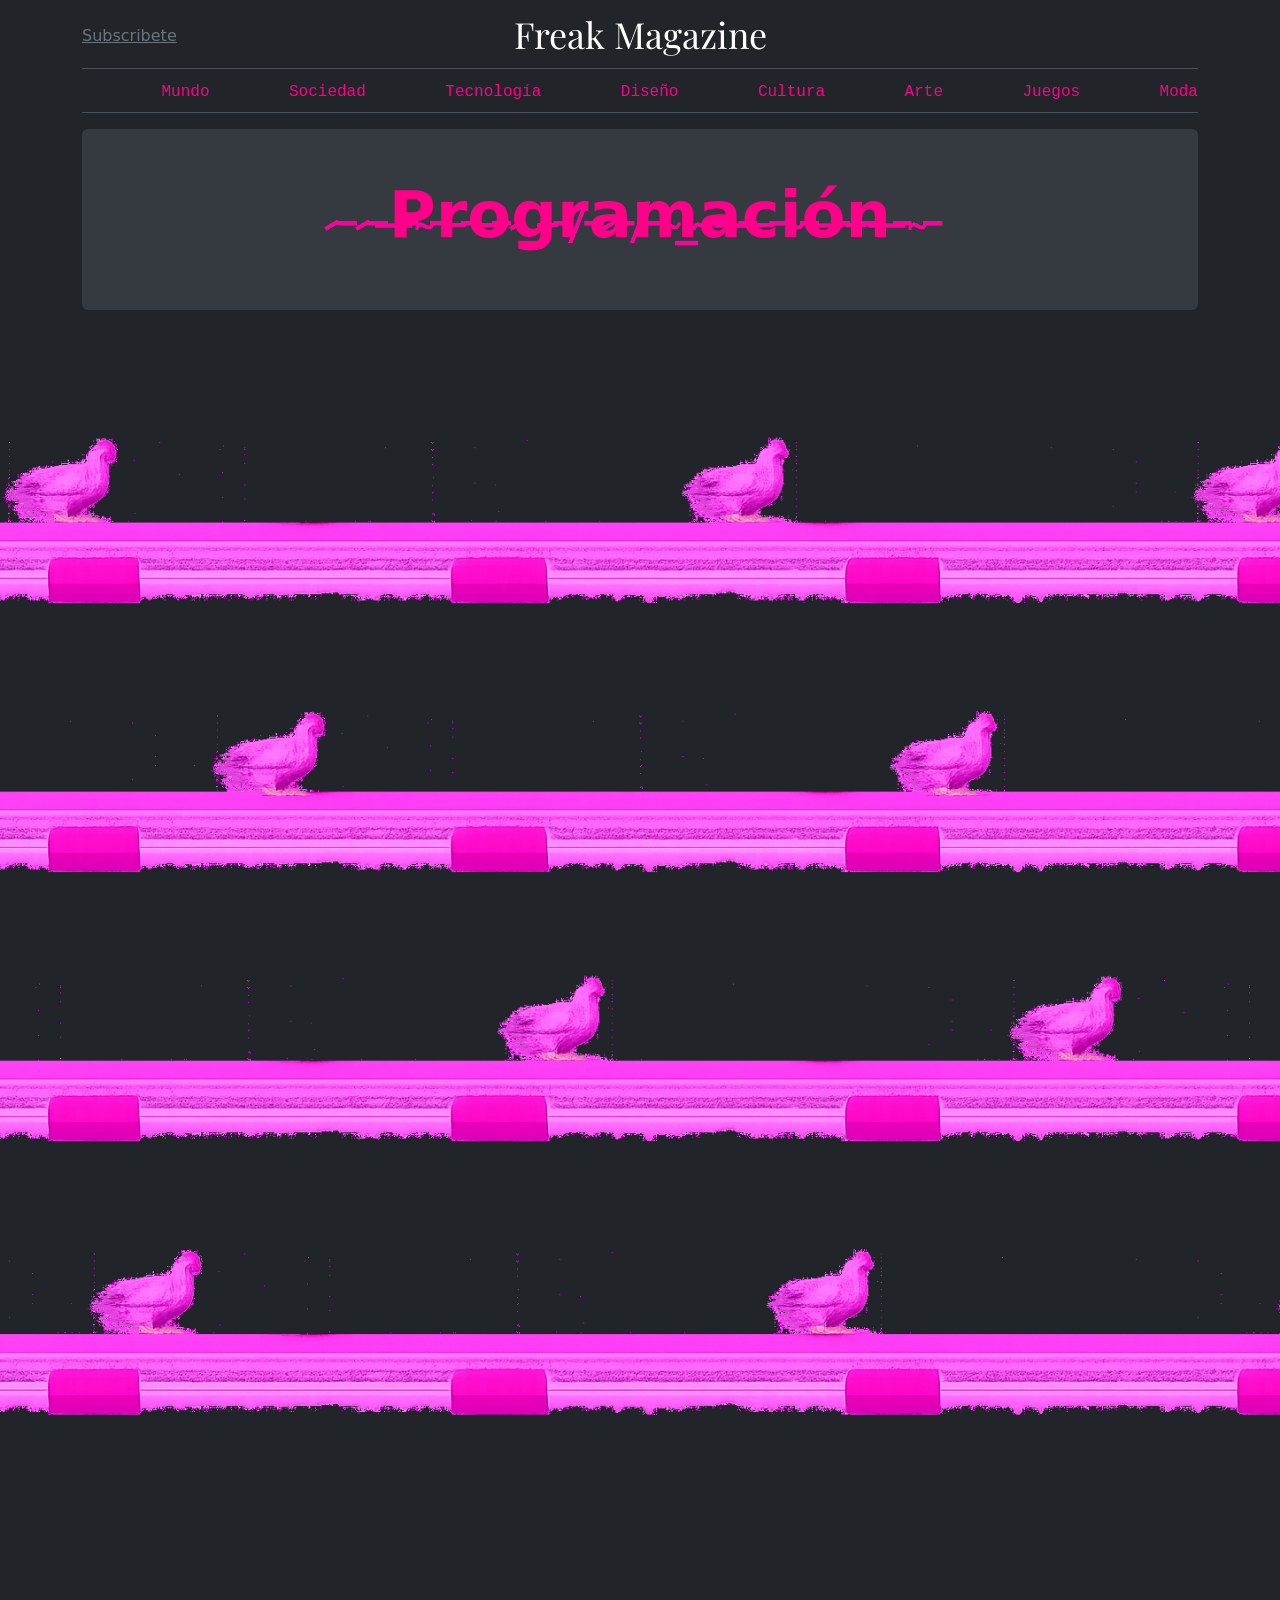
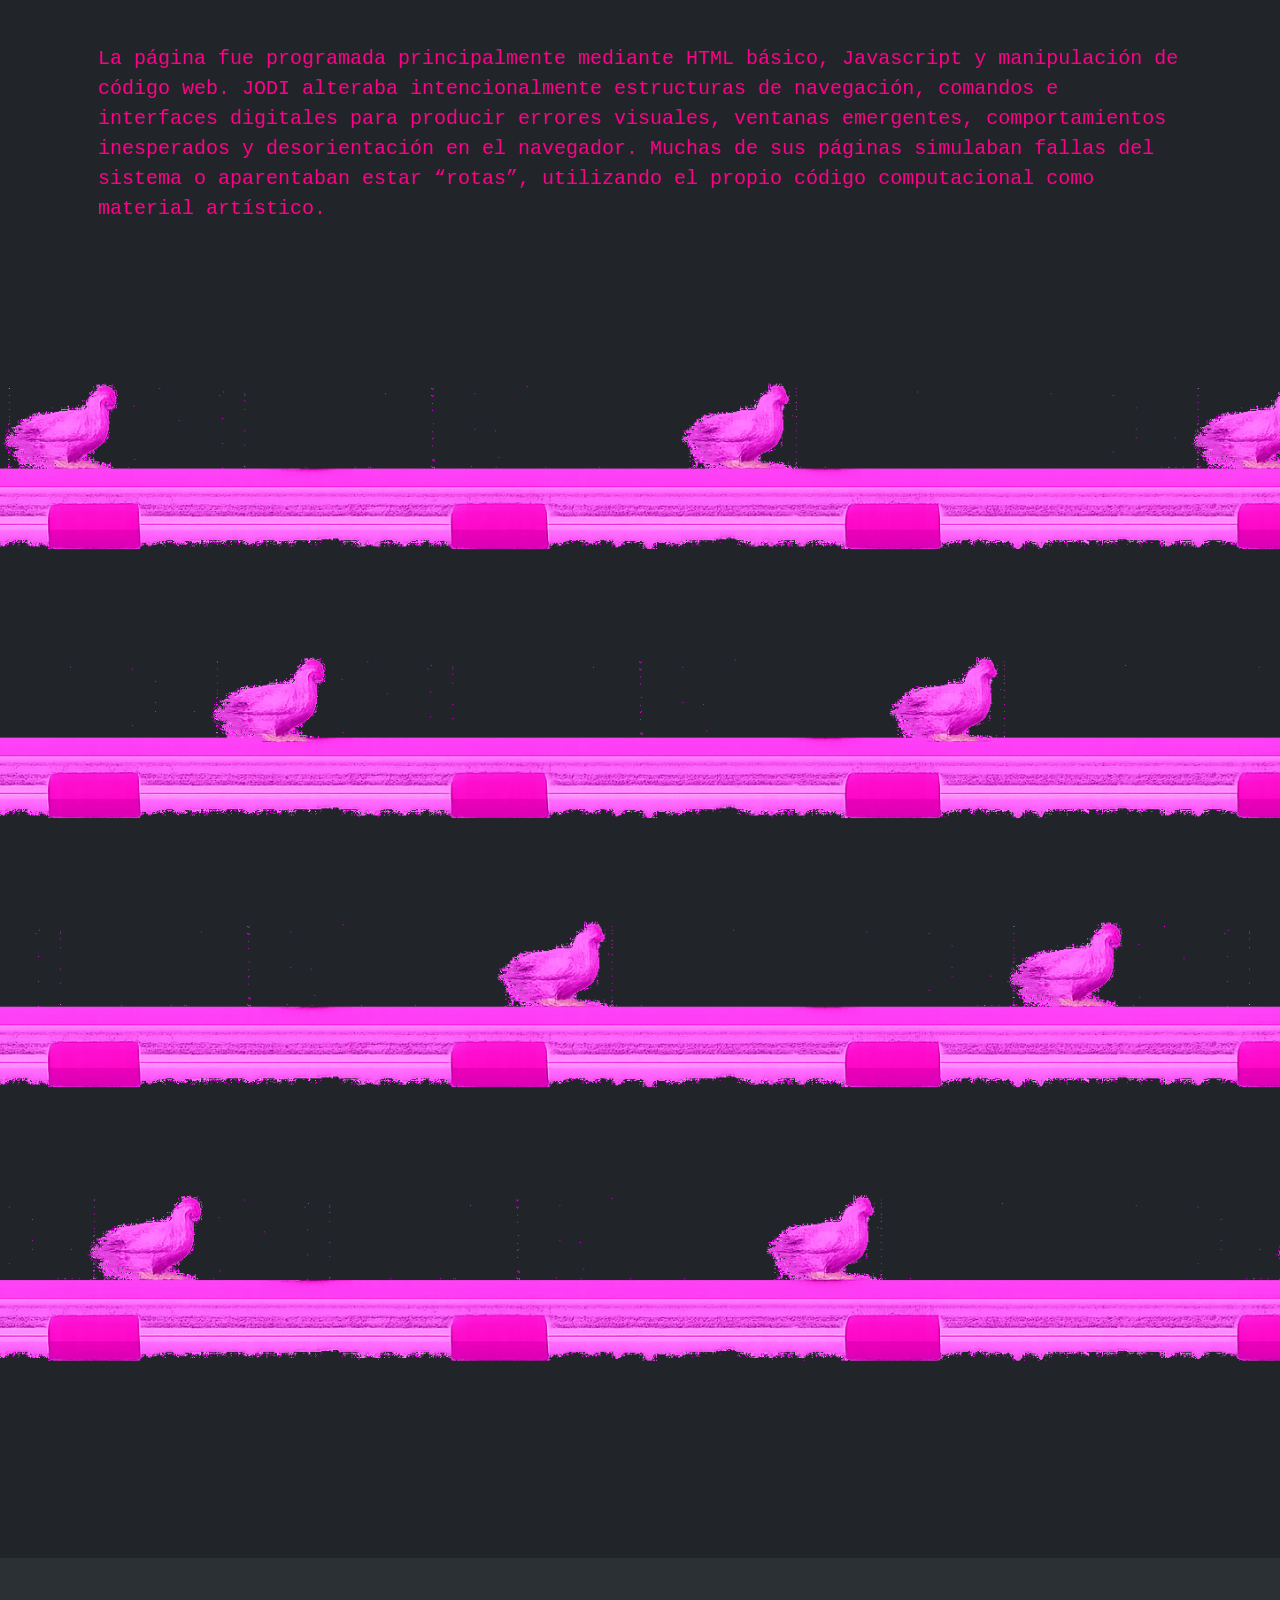
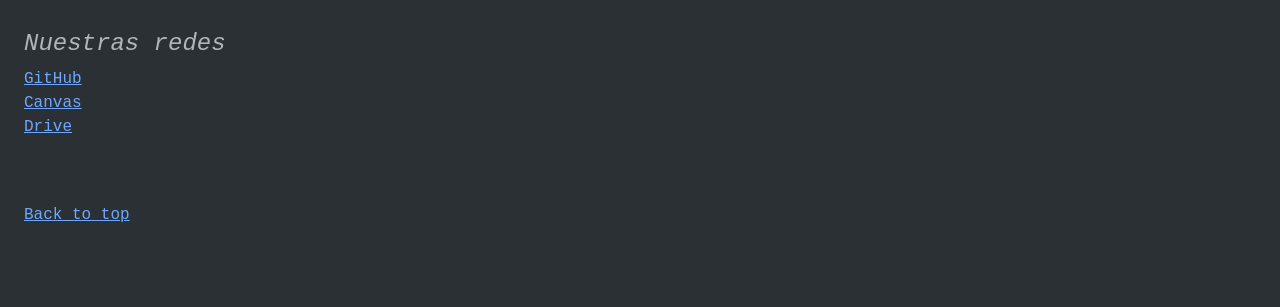
<file: fuchsia.html>
<!doctype html>
<html lang="en" data-bs-theme="dark">
    <head>
        <meta charset="utf-8" />
        <meta name="viewport" content="width=device-width, initial-scale=1" />
        <title>Glitch Art - Group 1</title>
        <link
            href="https://cdn.jsdelivr.net/npm/bootstrap@5.3.3/dist/css/bootstrap.min.css"
            rel="stylesheet"
            integrity="sha384-QWTKZyjpPEjISv5WaRU9OFeRpok6YctnYmDr5pNlyT2bRjXh0JMhjY6hW+ALEwIH"
            crossorigin="anonymous"
        />
        <link href="https://fonts.googleapis.com/css?family=Playfair+Display:700,900&display=swap" rel="stylesheet" />
        <link href="style.css" rel="stylesheet">
    </head>

    <body>
        <svg xmlns="http://www.w3.org/2000/svg" class="d-none">
            <symbol id="check2" viewBox="0 0 16 16">
                <path d="M13.854 3.646a.5.5 0 0 1 0 .708l-7 7a.5.5 0 0 1-.708 0l-3.5-3.5a.5.5 0 1 1 .708-.708L6.5 10.293l6.646-6.647a.5.5 0 0 1 .708 0z"></path>
            </symbol>
            <symbol id="circle-half" viewBox="0 0 16 16">
                <path d="M8 15A7 7 0 1 0 8 1v14zm0 1A8 8 0 1 1 8 0a8 8 0 0 1 0 16z"></path>
            </symbol>
            <symbol id="moon-stars-fill" viewBox="0 0 16 16">
                <path d="M6 .278a.768.768 0 0 1 .08.858 7.208 7.208 0 0 0-.878 3.46c0 4.021 3.278 7.277 7.318 7.277.527 0 1.04-.055 1.533-.16a.787.787 0 0 1 .81.316.733.733 0 0 1-.031.893A8.349 8.349 0 0 1 8.344 16C3.734 16 0 12.286 0 7.71 0 4.266 2.114 1.312 5.124.06A.752.752 0 0 1 6 .278z"></path>
                <path d="M10.794 3.148a.217.217 0 0 1 .412 0l.387 1.162c.173.518.579.924 1.097 1.097l1.162.387a.217.217 0 0 1 0 .412l-1.162.387a1.734 1.734 0 0 0-1.097 1.097l-.387 1.162a.217.217 0 0 1-.412 0l-.387-1.162A1.734 1.734 0 0 0 9.31 6.593l-1.162-.387a.217.217 0 0 1 0-.412l1.162-.387a1.734 1.734 0 0 0 1.097-1.097l.387-1.162zM13.863.099a.145.145 0 0 1 .274 0l.258.774c.115.346.386.617.732.732l.774.258a.145.145 0 0 1 0 .274l-.774.258a1.156 1.156 0 0 0-.732.732l-.258.774a.145.145 0 0 1-.274 0l-.258-.774a1.156 1.156 0 0 0-.732-.732l-.774-.258a.145.145 0 0 1 0-.274l.774-.258c.346-.115.617-.386.732-.732L13.863.1z"></path>
            </symbol>
            <symbol id="sun-fill" viewBox="0 0 16 16">
                <path d="M8 12a4 4 0 1 0 0-8 4 4 0 0 0 0 8zM8 0a.5.5 0 0 1 .5.5v2a.5.5 0 0 1-1 0v-2A.5.5 0 0 1 8 0zm0 13a.5.5 0 0 1 .5.5v2a.5.5 0 0 1-1 0v-2A.5.5 0 0 1 8 13zm8-5a.5.5 0 0 1-.5.5h-2a.5.5 0 0 1 0-1h2a.5.5 0 0 1 .5.5zM3 8a.5.5 0 0 1-.5.5h-2a.5.5 0 0 1 0-1h2A.5.5 0 0 1 3 8zm10.657-5.657a.5.5 0 0 1 0 .707l-1.414 1.415a.5.5 0 1 1-.707-.708l1.414-1.414a.5.5 0 0 1 .707 0zm-9.193 9.193a.5.5 0 0 1 0 .707L3.05 13.657a.5.5 0 0 1-.707-.707l1.414-1.414a.5.5 0 0 1 .707 0zm9.193 2.121a.5.5 0 0 1-.707 0l-1.414-1.414a.5.5 0 0 1 .707-.707l1.414 1.414a.5.5 0 0 1 0 .707zM4.464 4.465a.5.5 0 0 1-.707 0L2.343 3.05a.5.5 0 1 1 .707-.707l1.414 1.414a.5.5 0 0 1 0 .708z"></path>
            </symbol>
        </svg>
        <svg xmlns="http://www.w3.org/2000/svg" class="d-none">
            <symbol id="aperture" fill="none" stroke="currentColor" stroke-linecap="round" stroke-linejoin="round" stroke-width="2" viewBox="0 0 24 24">
                <circle cx="12" cy="12" r="10"></circle>
                <path d="M14.31 8l5.74 9.94M9.69 8h11.48M7.38 12l5.74-9.94M9.69 16L3.95 6.06M14.31 16H2.83m13.79-4l-5.74 9.94"></path>
            </symbol>
            <symbol id="cart" viewBox="0 0 16 16">
                <path d="M0 1.5A.5.5 0 0 1 .5 1H2a.5.5 0 0 1 .485.379L2.89 3H14.5a.5.5 0 0 1 .49.598l-1 5a.5.5 0 0 1-.465.401l-9.397.472L4.415 11H13a.5.5 0 0 1 0 1H4a.5.5 0 0 1-.491-.408L2.01 3.607 1.61 2H.5a.5.5 0 0 1-.5-.5zM3.102 4l.84 4.479 9.144-.459L13.89 4H3.102zM5 12a2 2 0 1 0 0 4 2 2 0 0 0 0-4zm7 0a2 2 0 1 0 0 4 2 2 0 0 0 0-4zm-7 1a1 1 0 1 1 0 2 1 1 0 0 1 0-2zm7 0a1 1 0 1 1 0 2 1 1 0 0 1 0-2z"></path>
            </symbol>
            <symbol id="chevron-right" viewBox="0 0 16 16">
                <path fill-rule="evenodd" d="M4.646 1.646a.5.5 0 0 1 .708 0l6 6a.5.5 0 0 1 0 .708l-6 6a.5.5 0 0 1-.708-.708L10.293 8 4.646 2.354a.5.5 0 0 1 0-.708z"></path>
            </symbol>
        </svg>

        <div class="container">
            <header class="border-bottom lh-1 py-3">
                <div class="row flex-nowrap justify-content-between align-items-center">
                    <div class="col-4 pt-1"><a class="link-secondary" href="#">Subscribete</a></div>
                    <div class="col-4 text-center">
                        <a class="blog-header-logo text-body-emphasis text-decoration-none" href="index.html">Freak Magazine
                    </div>
                </div>
            </header>
            <div class="nav-scroller py-1 mb-3 border-bottom">
                <nav class="nav nav-underline justify-content-between">
                    <a class="nav-item nav-link link-body-emphasis parrafo-5 font-monospace" href="#">Mundo</a>
                    <a class="nav-item nav-link link-body-emphasis parrafo-5 font-monospace" href="#">Sociedad</a>
                    <a class="nav-item nav-link link-body-emphasis parrafo-5 font-monospace" href="#">Tecnología</a>
                    <a class="nav-item nav-link link-body-emphasis parrafo-5 font-monospace" href="#">Diseño</a>
                    <a class="nav-item nav-link link-body-emphasis parrafo-5 font-monospace" href="#">Cultura</a>
                    <a class="nav-item nav-link link-body-emphasis parrafo-5 font-monospace" href="#">Arte</a>
                    <a class="nav-item nav-link link-body-emphasis parrafo-5 font-monospace" href="#">Juegos</a>
                    <a class="nav-item nav-link link-body-emphasis parrafo-5 font-monospace" href="#">Moda</a>
                </nav>
            </div>
        </div>
        <main class="container">
             <div class="p-4 p-md-5 mb-4 rounded text-body-emphasis bg-body-secondary" style="position: relative; overflow: hidden;">
                <h1 class="display-3 fw-bold text-center parrafo-5" style="position: relative; z-index: 1; color: #01075e;">Programación</h1>
                    <img src="img\TIT.FUCHSIA.gif" style="position: absolute; top: 0; left: 0; width: 100%; height: 100%; object-fit: cover; z-index: 0;" alt="glitchglitch">
            </div>
        </main>

        <div class="w-100">
            <img src="img\Chat.GPT.fuchsia.1.gif" style="width:100%; display:block; object-fit:cover;" alt="glitchglitch">
        </div>

        <main class="container">
            <div class="p-md-3 mb-4 rounded text-body-emphasis">
                <p class="lead my-3 parrafo-5 font-monospace">La página fue programada principalmente mediante HTML básico, Javascript y manipulación de código web. JODI alteraba intencionalmente estructuras de navegación, comandos e interfaces digitales para producir errores visuales, ventanas emergentes, comportamientos inesperados y desorientación en el navegador. Muchas de sus páginas simulaban fallas del sistema o aparentaban estar “rotas”, utilizando el propio código computacional como material artístico.</p>
            </div>
        </main>

        <div class="w-100">
            <a href="glitchart.html">
               <img src="img\Chat.GPT.fuchsia.1.gif" style="width:100%; display:block; object-fit:cover;" alt="glitchglitch"> 
            </a>
        </div>

        <footer class="py-5 text-body-secondary bg-body-tertiary">
           <div class="p-4">
                            <h4 class="fst-italic font-monospace">Nuestras redes</h4>
                            <ol class="list-unstyled font-monospace">
                                <li><a href="#">GitHub</a></li>
                                <li><a href="#">Canvas</a></li>
                                <li><a href="#">Drive</a></li>
                            </ol>
                        </div>
            <p class="p-4 mb-2 font-monospace"><a href="#">Back to top</a></p>
        </footer>
        <script
            src="https://cdn.jsdelivr.net/npm/bootstrap@5.3.3/dist/js/bootstrap.bundle.min.js"
            integrity="sha384-YvpcrYf0tY3lHB60NNkmXc4s9bIOgUxi8T/jzmLLrKkNyL1ql4c3oJUXXlZS7vN"
            crossorigin="anonymous"
        ></script>
    </body>
</html>

<!-- Se usó IA para poder entender las partes del código y para recibir sugerencias de cambios, los cuales se le consultó que afectaban y cómo funcionaban dentro del código antes de aplicar cualquier cambio. En relación a esto, solo se aplicaron cambios sugeridos por la IA cuando se entendieron y no salían de las capacidades de programación actuales de la persona encargada. -->
</file>
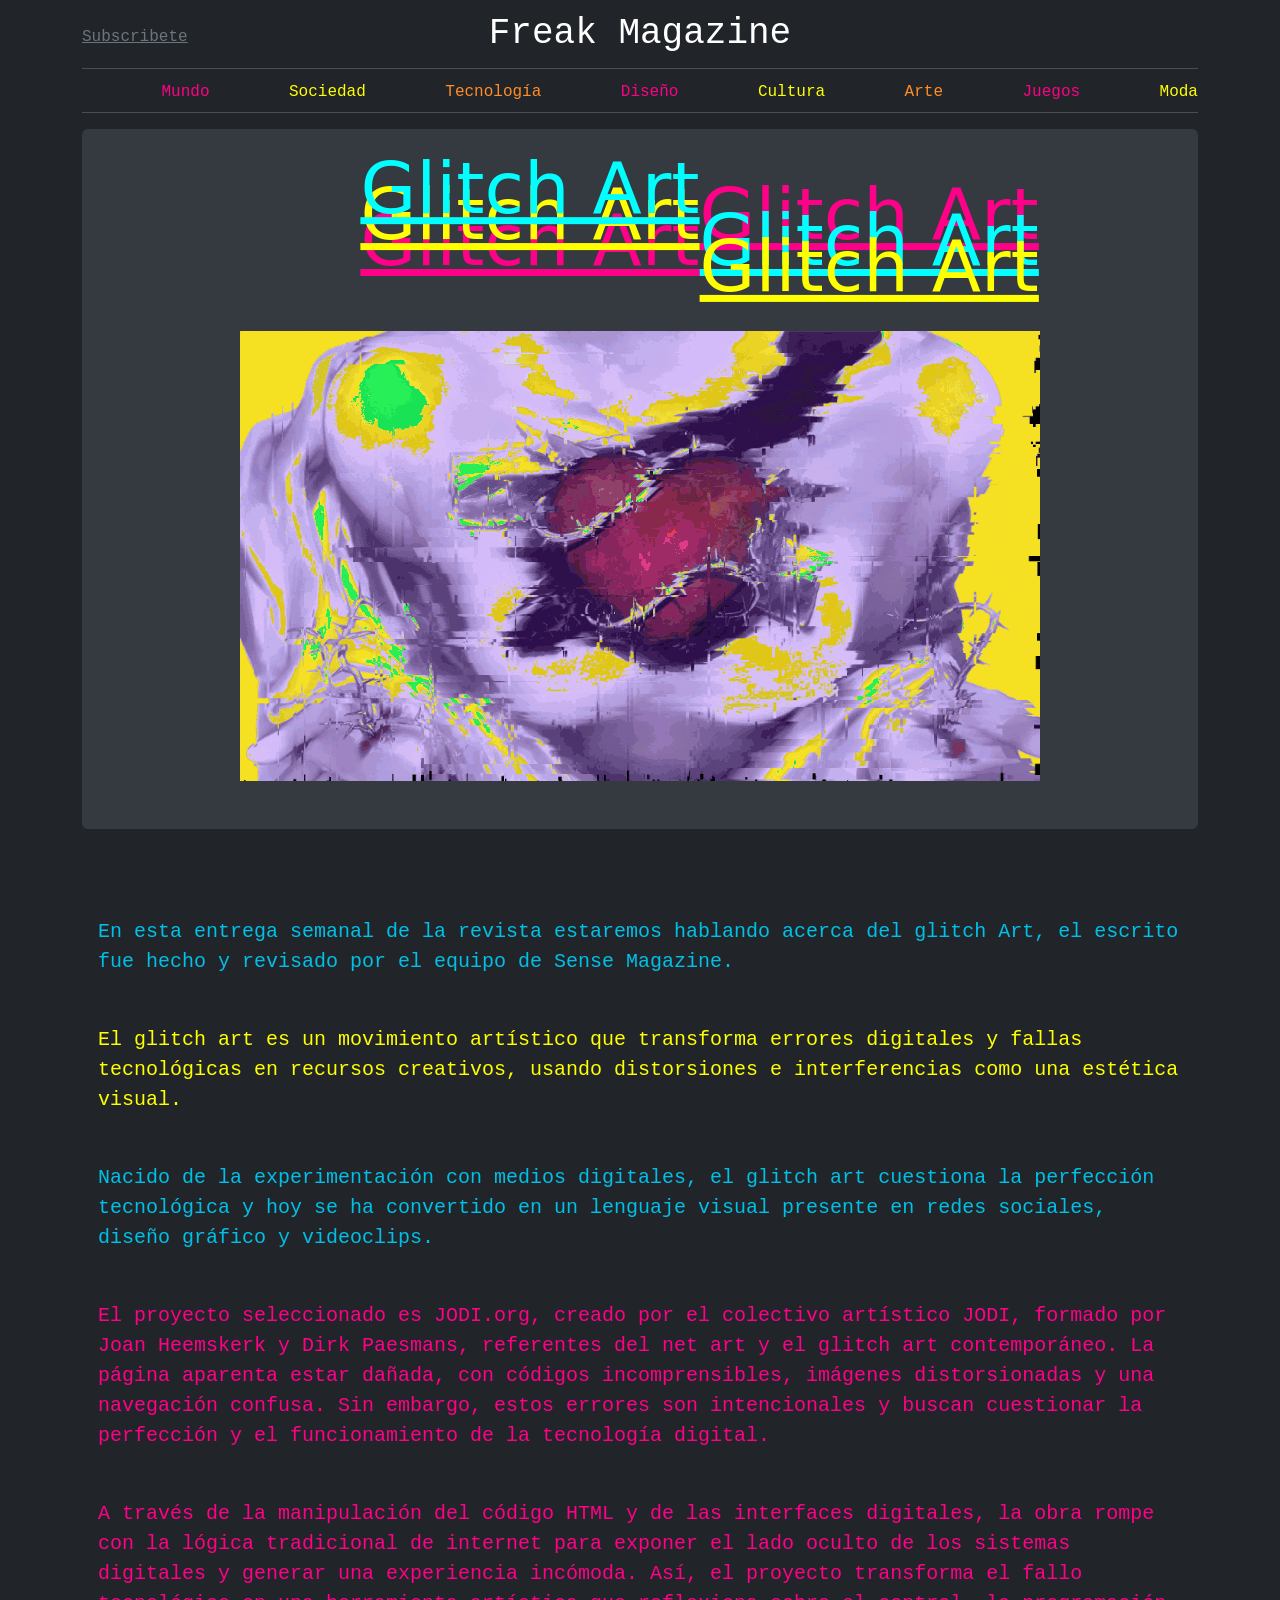
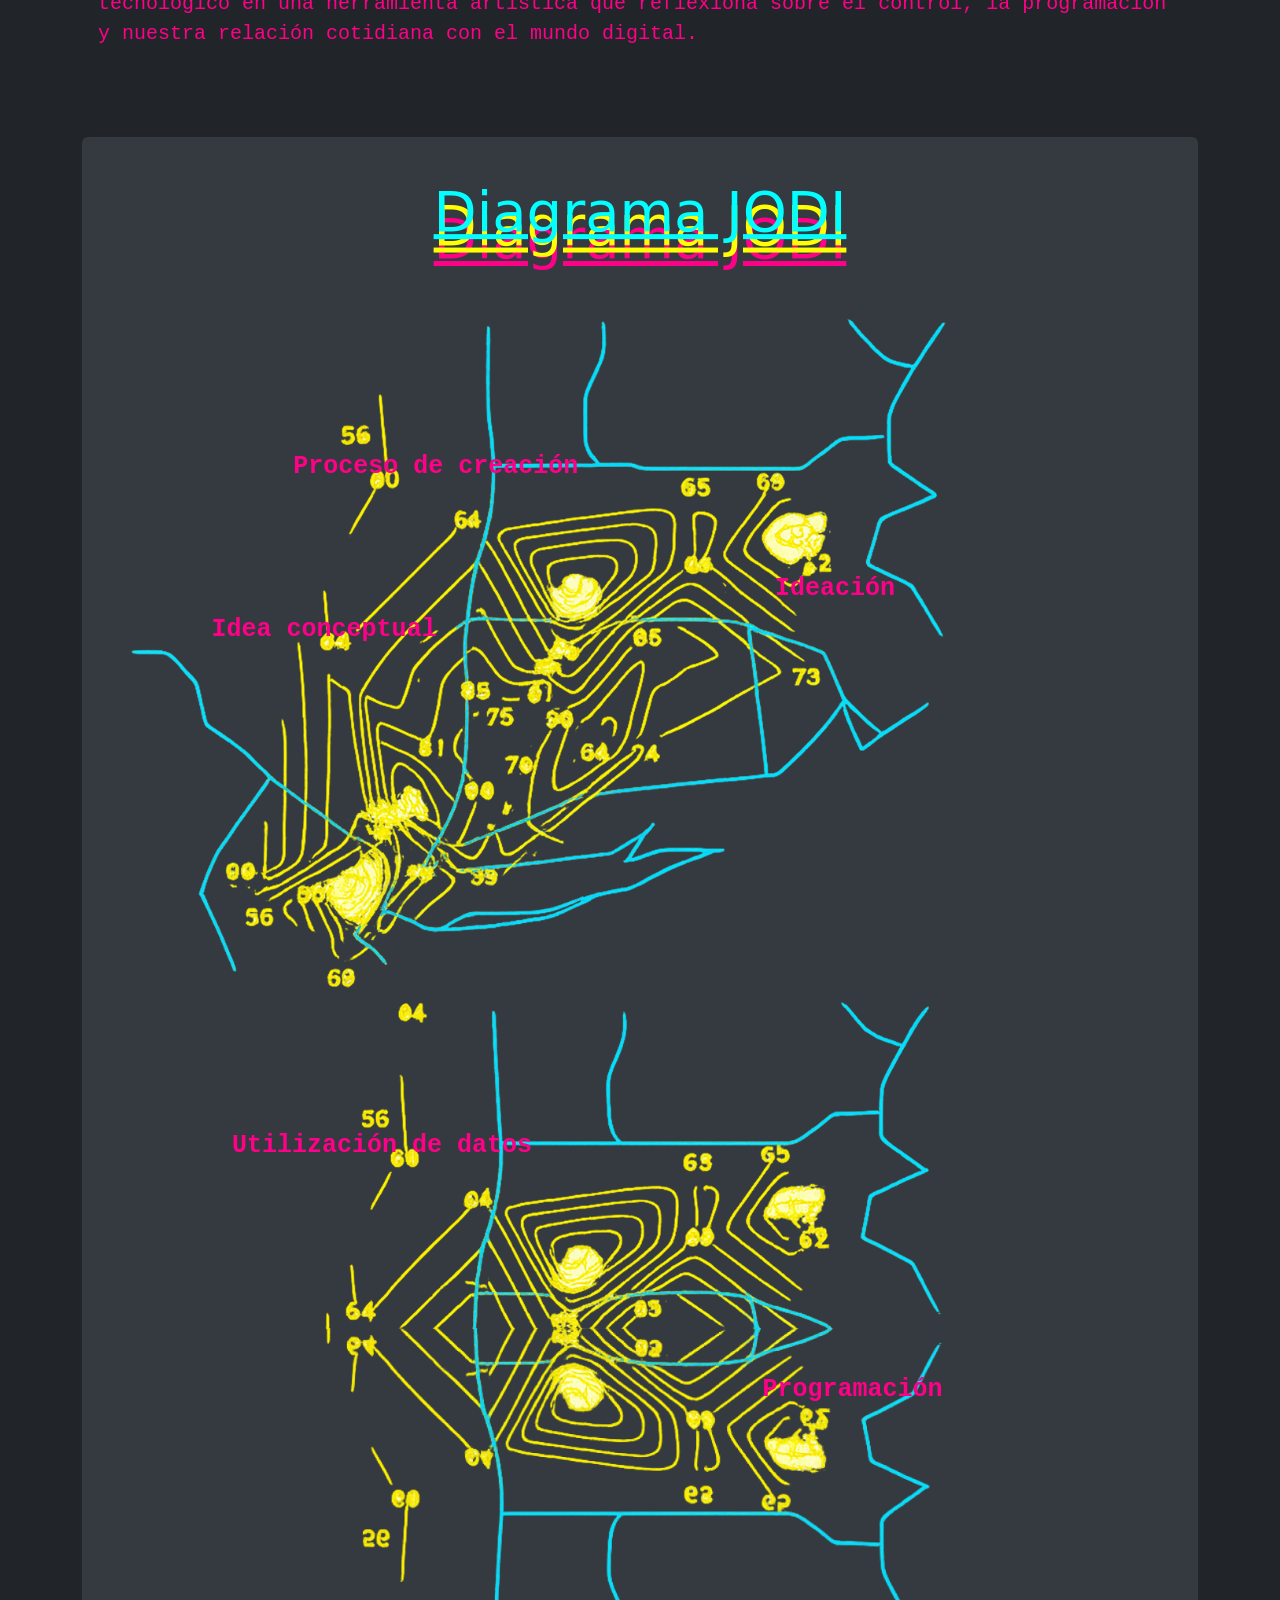
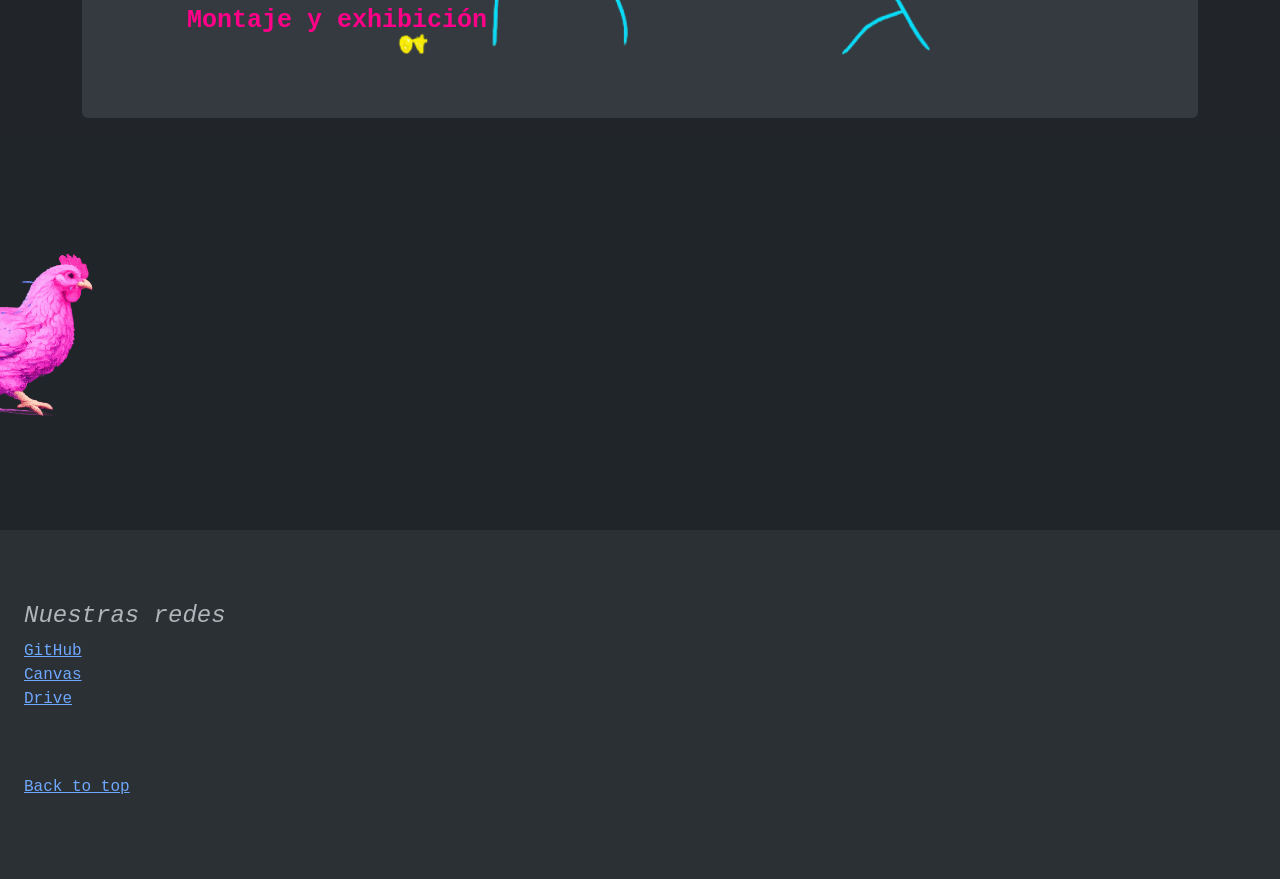
<file: glitchart.html>
<!doctype html>
<html lang="en" data-bs-theme="dark">
    <head>
        <meta charset="utf-8" />
        <meta name="viewport" content="width=device-width, initial-scale=1" />
        <title>Glitch Art - Group 1</title>
        <link
            href="https://cdn.jsdelivr.net/npm/bootstrap@5.3.3/dist/css/bootstrap.min.css"
            rel="stylesheet"
            integrity="sha384-QWTKZyjpPEjISv5WaRU9OFeRpok6YctnYmDr5pNlyT2bRjXh0JMhjY6hW+ALEwIH"
            crossorigin="anonymous"
        />
        <link href="https://fonts.googleapis.com/css?family=Playfair+Display:700,900&display=swap" rel="stylesheet" />
        <link href="style.css" rel="stylesheet">
    </head>

<!-- ATENCIÓN, ESTE ES UN COMENTARIO GENERAL PARA TODAS LAS PÁGINAS HECHAS POR MÍ, FDA HUMERES (glitchart.html, glitchbase.html, glitchstudio.html, index.html, naranjo.html, articles.js y style.css)

Todos los HTML los hice en base a mi conocimiento adquirido en el ramo de "Intro. al Desarrollo Web" donde trabajamos con .js, .json, .html y .css, y trabajamos con bibliotecas y herramientas como webformatter, p5.js y Bootstrap como biblioteca y tutorial de cómo hacer cosas. Es así que el header de la página se ve como una plantilla, pero realmente no lo es, sino que es parte de los tutoriales de Bootstrap y se modificaron todos sus componentes, como color, cantidad de textos y fuentes, a partir de los propósitos que nosotros queríamos lograr. Todo lo que está abajo del header de la página está hecho también a partir de esta biblioteca, como se puede ver por sus containers, etc., pero se hizo en base a lo que yo hice anteriormente en ese ramo en mi propia página web. Aun así, hay algunas cosas en las cuales me ayudé de la IA Claude, más que nada para buscar de una forma más rápida en las herramientas de Bootstrap (ya que aún estoy aprendiendo toda la dimensión de Bootstrap) o para buscar cosas de HTML básicas; básicamente lo usé para que me explicara rápidamente herramientas de Bootstrap o como motor de búsqueda.

Más abajo dejé también comentarios acerca de cosas puntuales de las que me ayudé de Claude. -->

    <body>
        <svg xmlns="http://www.w3.org/2000/svg" class="d-none">
            <symbol id="check2" viewBox="0 0 16 16">
                <path d="M13.854 3.646a.5.5 0 0 1 0 .708l-7 7a.5.5 0 0 1-.708 0l-3.5-3.5a.5.5 0 1 1 .708-.708L6.5 10.293l6.646-6.647a.5.5 0 0 1 .708 0z"></path>
            </symbol>
            <symbol id="circle-half" viewBox="0 0 16 16">
                <path d="M8 15A7 7 0 1 0 8 1v14zm0 1A8 8 0 1 1 8 0a8 8 0 0 1 0 16z"></path>
            </symbol>
            <symbol id="moon-stars-fill" viewBox="0 0 16 16">
                <path d="M6 .278a.768.768 0 0 1 .08.858 7.208 7.208 0 0 0-.878 3.46c0 4.021 3.278 7.277 7.318 7.277.527 0 1.04-.055 1.533-.16a.787.787 0 0 1 .81.316.733.733 0 0 1-.031.893A8.349 8.349 0 0 1 8.344 16C3.734 16 0 12.286 0 7.71 0 4.266 2.114 1.312 5.124.06A.752.752 0 0 1 6 .278z"></path>
                <path d="M10.794 3.148a.217.217 0 0 1 .412 0l.387 1.162c.173.518.579.924 1.097 1.097l1.162.387a.217.217 0 0 1 0 .412l-1.162.387a1.734 1.734 0 0 0-1.097 1.097l-.387 1.162a.217.217 0 0 1-.412 0l-.387-1.162A1.734 1.734 0 0 0 9.31 6.593l-1.162-.387a.217.217 0 0 1 0-.412l1.162-.387a1.734 1.734 0 0 0 1.097-1.097l.387-1.162zM13.863.099a.145.145 0 0 1 .274 0l.258.774c.115.346.386.617.732.732l.774.258a.145.145 0 0 1 0 .274l-.774.258a1.156 1.156 0 0 0-.732.732l-.258.774a.145.145 0 0 1-.274 0l-.258-.774a1.156 1.156 0 0 0-.732-.732l-.774-.258a.145.145 0 0 1 0-.274l.774-.258c.346-.115.617-.386.732-.732L13.863.1z"></path>
            </symbol>
            <symbol id="sun-fill" viewBox="0 0 16 16">
                <path d="M8 12a4 4 0 1 0 0-8 4 4 0 0 0 0 8zM8 0a.5.5 0 0 1 .5.5v2a.5.5 0 0 1-1 0v-2A.5.5 0 0 1 8 0zm0 13a.5.5 0 0 1 .5.5v2a.5.5 0 0 1-1 0v-2A.5.5 0 0 1 8 13zm8-5a.5.5 0 0 1-.5.5h-2a.5.5 0 0 1 0-1h2a.5.5 0 0 1 .5.5zM3 8a.5.5 0 0 1-.5.5h-2a.5.5 0 0 1 0-1h2A.5.5 0 0 1 3 8zm10.657-5.657a.5.5 0 0 1 0 .707l-1.414 1.415a.5.5 0 1 1-.707-.708l1.414-1.414a.5.5 0 0 1 .707 0zm-9.193 9.193a.5.5 0 0 1 0 .707L3.05 13.657a.5.5 0 0 1-.707-.707l1.414-1.414a.5.5 0 0 1 .707 0zm9.193 2.121a.5.5 0 0 1-.707 0l-1.414-1.414a.5.5 0 0 1 .707-.707l1.414 1.414a.5.5 0 0 1 0 .707zM4.464 4.465a.5.5 0 0 1-.707 0L2.343 3.05a.5.5 0 1 1 .707-.707l1.414 1.414a.5.5 0 0 1 0 .708z"></path>
            </symbol>
        </svg>
        <svg xmlns="http://www.w3.org/2000/svg" class="d-none">
            <symbol id="aperture" fill="none" stroke="currentColor" stroke-linecap="round" stroke-linejoin="round" stroke-width="2" viewBox="0 0 24 24">
                <circle cx="12" cy="12" r="10"></circle>
                <path d="M14.31 8l5.74 9.94M9.69 8h11.48M7.38 12l5.74-9.94M9.69 16L3.95 6.06M14.31 16H2.83m13.79-4l-5.74 9.94"></path>
            </symbol>
            <symbol id="cart" viewBox="0 0 16 16">
                <path d="M0 1.5A.5.5 0 0 1 .5 1H2a.5.5 0 0 1 .485.379L2.89 3H14.5a.5.5 0 0 1 .49.598l-1 5a.5.5 0 0 1-.465.401l-9.397.472L4.415 11H13a.5.5 0 0 1 0 1H4a.5.5 0 0 1-.491-.408L2.01 3.607 1.61 2H.5a.5.5 0 0 1-.5-.5zM3.102 4l.84 4.479 9.144-.459L13.89 4H3.102zM5 12a2 2 0 1 0 0 4 2 2 0 0 0 0-4zm7 0a2 2 0 1 0 0 4 2 2 0 0 0 0-4zm-7 1a1 1 0 1 1 0 2 1 1 0 0 1 0-2zm7 0a1 1 0 1 1 0 2 1 1 0 0 1 0-2z"></path>
            </symbol>
            <symbol id="chevron-right" viewBox="0 0 16 16">
                <path fill-rule="evenodd" d="M4.646 1.646a.5.5 0 0 1 .708 0l6 6a.5.5 0 0 1 0 .708l-6 6a.5.5 0 0 1-.708-.708L10.293 8 4.646 2.354a.5.5 0 0 1 0-.708z"></path>
            </symbol>
        </svg>

        <div class="container">
            <header class="border-bottom lh-1 py-3">
                <div class="row flex-nowrap justify-content-between align-items-center">
                    <div class="col-4 pt-1"><a class="link-secondary font-monospace" href="#">Subscribete</a></div>
                    <div class="col-4 text-center">
                        <a class="blog-header-logo text-body-emphasis text-decoration-none font-monospace" href="index.html">Freak Magazine
                    </div>
                </div>
            </header>
            <div class="nav-scroller py-1 mb-3 border-bottom">
                <nav class="nav nav-underline justify-content-between">
                    <a class="nav-item nav-link link-body-emphasis font-monospace parrafo-5" href="#">Mundo</a>
                    <a class="nav-item nav-link link-body-emphasis font-monospace parrafo-2" href="#">Sociedad</a>
                    <a class="nav-item nav-link link-body-emphasis font-monospace parrafo-7" href="#">Tecnología</a>
                    <a class="nav-item nav-link link-body-emphasis font-monospace parrafo-5" href="#">Diseño</a>
                    <a class="nav-item nav-link link-body-emphasis font-monospace parrafo-2" href="#">Cultura</a>
                    <a class="nav-item nav-link link-body-emphasis font-monospace parrafo-7" href="#">Arte</a>
                    <a class="nav-item nav-link link-body-emphasis font-monospace parrafo-5" href="#">Juegos</a>
                    <a class="nav-item nav-link link-body-emphasis font-monospace parrafo-2" href="#">Moda</a>
                </nav>
            </div>
        </div>
        <main class="container">
            <div class="p-4 p-md-5 mb-4 rounded text-body-emphasis bg-body-secondary text-center">
                <h1 class="display-2">
                    <span class="glitch"> <!-- Aquí me ayudé con Claude, pues había usado span antes pero no sabía que lo podía usar de tal manera. De esa forma ahí empecé a jugar con colores, CSS y disposición del mismo. Además, span, si bien tenía noción de él, tiendo a ocupar más listas, así que usarlo como un elemento gráfico me gustó mucho. -->

                        <a href="glitchart.html">Glitch Art</a>
                        <a href="glitchart.html" class="g1">Glitch Art</a>
                        <a href="glitchart.html" class="g2">Glitch Art</a>
                        <a href="glitchart.html" class="g3">Glitch Art</a>
                        <a href="glitchart.html" class="g4">Glitch Art</a>
                        <a href="glitchart.html" class="g5">Glitch Art</a>
                    </span>
                </h1>
                <img src="img/glitch1.gif" class="img-fluid" alt="glitchglitch">
            </div>
        </main>

        <main class="container">
            <div class="p-md-3 mb-4 rounded text-body-emphasis">
                <p class="lead my-5 font-monospace parrafo-6">En esta entrega semanal de la revista estaremos hablando acerca del glitch Art, el escrito fue hecho y revisado por el equipo de Sense Magazine.</p>
                <p class="lead my-5 font-monospace parrafo-2">El glitch art es un movimiento artístico que transforma errores digitales y fallas tecnológicas en recursos creativos, usando distorsiones e interferencias como una estética visual.</p>
                <p class="lead my-5 font-monospace parrafo-6">Nacido de la experimentación con medios digitales, el glitch art cuestiona la perfección tecnológica y hoy se ha convertido en un lenguaje visual presente en redes sociales, diseño gráfico y videoclips.</p>
                <p class="lead my-5 font-monospace parrafo-5">El proyecto seleccionado es JODI.org, creado por el colectivo artístico JODI, formado por Joan Heemskerk y Dirk Paesmans, referentes del net art y el glitch art contemporáneo. La página aparenta estar dañada, con códigos incomprensibles, imágenes distorsionadas y una navegación confusa. Sin embargo, estos errores son intencionales y buscan cuestionar la perfección y el funcionamiento de la tecnología digital.</p>
                <p class="lead my-5 font-monospace parrafo-5">A través de la manipulación del código HTML y de las interfaces digitales, la obra rompe con la lógica tradicional de internet para exponer el lado oculto de los sistemas digitales y generar una experiencia incómoda. Así, el proyecto transforma el fallo tecnológico en una herramienta artística que reflexiona sobre el control, la programación y nuestra relación cotidiana con el mundo digital.</p>
            </div>
        </main>

        <main class="container">
            <div class="p-4 p-md-5 mb-4 rounded text-body-emphasis bg-body-secondary">
                <h1 class="display-4 glitch2 text-center">
                    Diagrama JODI
                      <span class="j1">Diagrama JODI</span> <!-- Aquí aplica igual, fue más que nada repetir y cambiar nombre de clases, así que no pregunté a Claude, solo por lógica agregué las clases a CSS y seguí jugando. -->
                      <span class="j2">Diagrama JODI</span>
                </h1>
             <div style="position: relative; display: inline-block; width: 100%;">
                <img src="img\glitch2.png" class="img-fluid" alt="glitchglitch"> <!-- Aquí sí me ayudé más de Claude, porque no se me ocurría cómo poner el texto sobre la imagen, ya que es distinto cambiar entre el eje Z con dos textos para superponerlos, por lo que para no confundirme tampoco, opté por cambiarlo directamente aquí, mantuve el CSS de esta parte en esta sección. -->

                    <a href="verde.html" style="position:absolute; top:10%; left:16%; color:#ff0088; font-family:monospace; font-size:clamp(25px,1.5vw,14px); font-weight: bold; text-decoration: none">Proceso de creación</a>

                    <a href="naranjo.html" style="position:absolute; top:22%; left:8%; color:#ff0088; font-family:monospace; font-size:clamp(25px,1.5vw,14px); font-weight: bold; text-decoration: none">Idea conceptual</a>

                    <a href="amarillo.html" style="position:absolute; top:19%; right:25%; color:#ff0088; font-family:monospace; font-size:clamp(25px,1.5vw,14px); font-weight: bold; text-decoration: none">Ideación</a>

                    <a href="azul.html" style="position:absolute; top:60%; left:10%; color:#ff0088; font-family:monospace; font-size:clamp(25px,1.5vw,14px); font-weight: bold; text-decoration: none">Utilización de datos</a>

                    <a href="fuchsia.html" style="position:absolute; top:78%; left:62%; color:#ff0088; font-family:monospace; font-size:clamp(25px,1.5vw,14px); font-weight: bold; text-decoration: none">Programación</a>

                    <a href="cyan.html" style="position:absolute; top:95%; right:65%; color:#ff0088; font-family:monospace; font-size:clamp(25px,1.5vw,14px); text-align:right; font-weight: bold; text-decoration: none">Montaje y exhibición</a>
                </div>
            </div>
        </main>


        <a href="glitchstudio.html">
            <img src="img\GALLINA.gif" class="img-fluid" alt="glitchglitch">
        </a>

        <footer class="py-5 text-body-secondary bg-body-tertiary">
           <div class="p-4">
                            <h4 class="fst-italic font-monospace">Nuestras redes</h4>
                            <ol class="list-unstyled font-monospace">
                                <li><a href="https://github.com/Mikuby11/Glitch_Art">GitHub</a></li>
                                <li><a href="https://cursos.canvas.uc.cl/courses/102566/assignments/595707">Canvas</a></li>
                                <li><a href="https://drive.google.com/drive/u/0/folders/1Lr4V6pP63nreDQxjH3iiviCl12cVhAiM">Drive</a></li>
                            </ol>
                        </div>
            <p class="p-4 mb-2 font-monospace"><a href="#">Back to top</a></p>
        </footer>
        <script
            src="https://cdn.jsdelivr.net/npm/bootstrap@5.3.3/dist/js/bootstrap.bundle.min.js"
            integrity="sha384-YvpcrYf0tY3lHB60NNkmXc4s9bIOgUxi8T/jzmLLrKkNyL1ql4c3oJUXXlZS7vN"
            crossorigin="anonymous"
        ></script>
    </body>
</html>
</file>
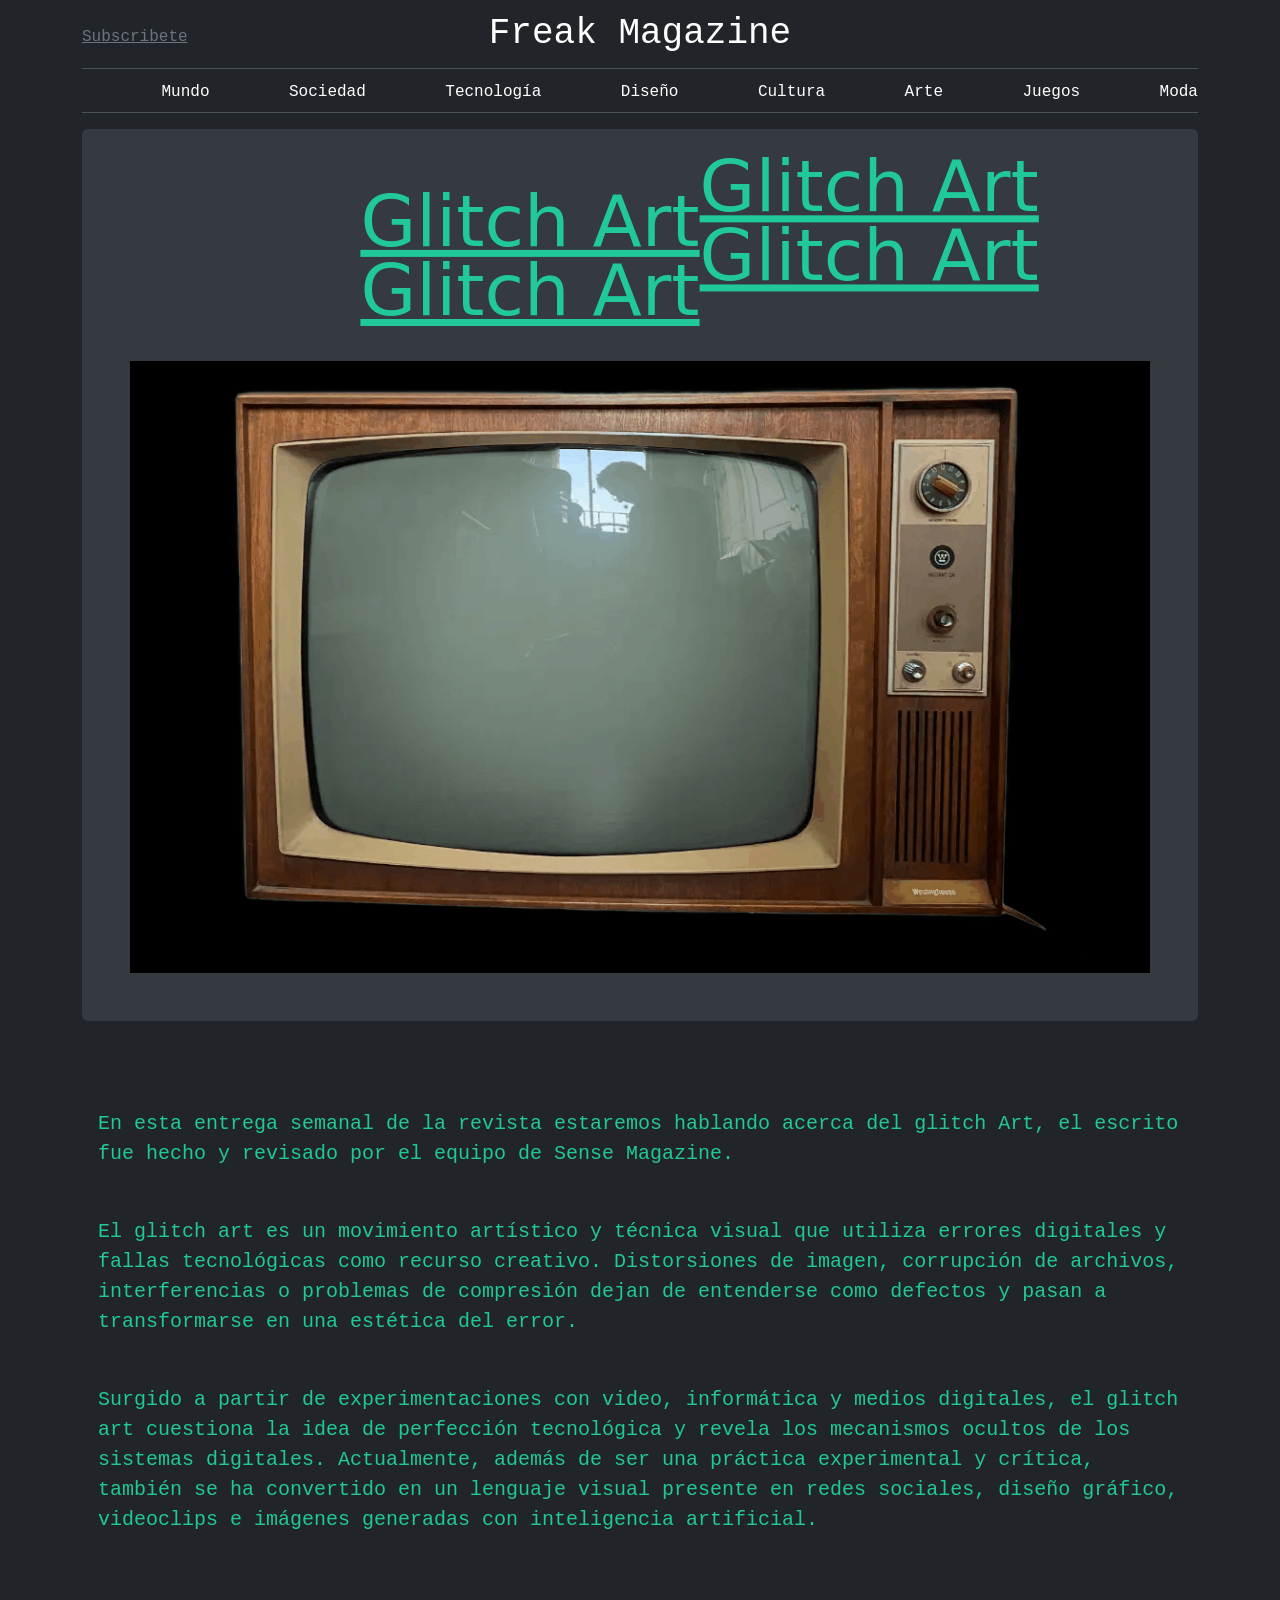
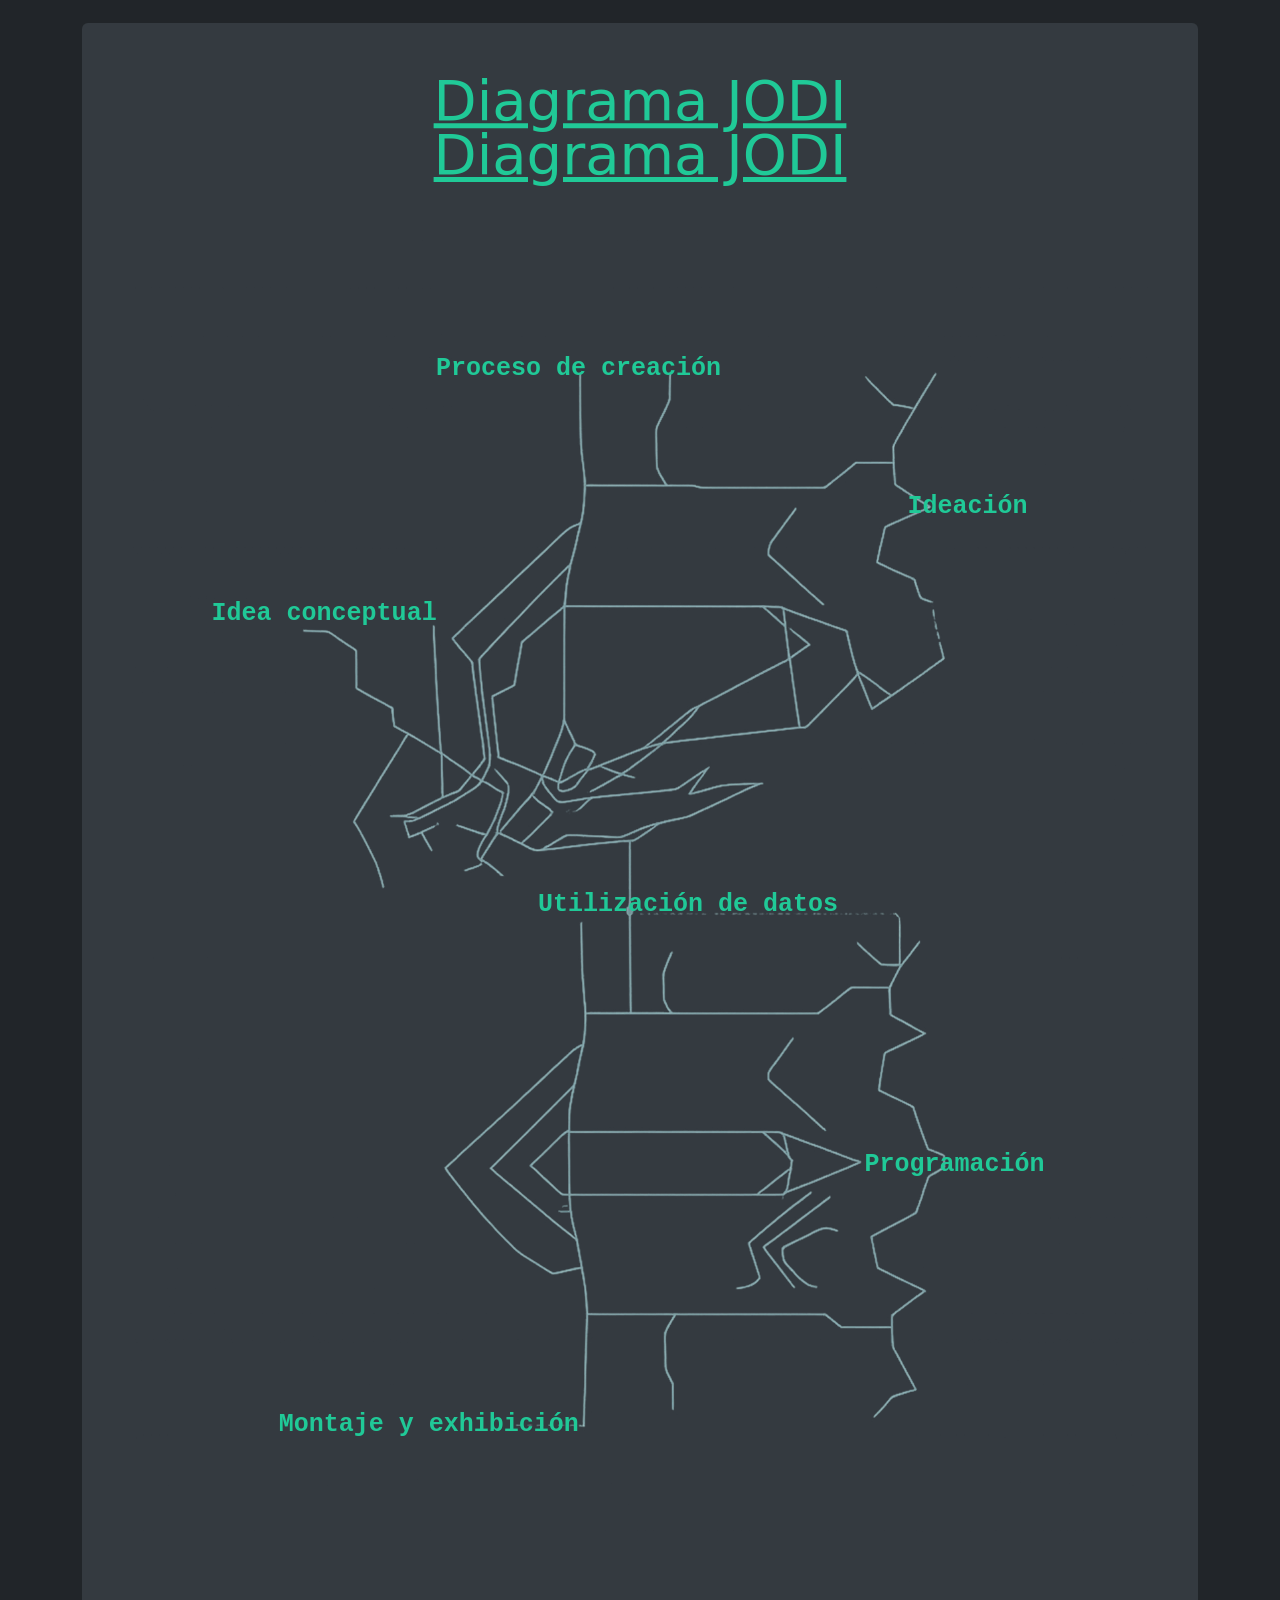
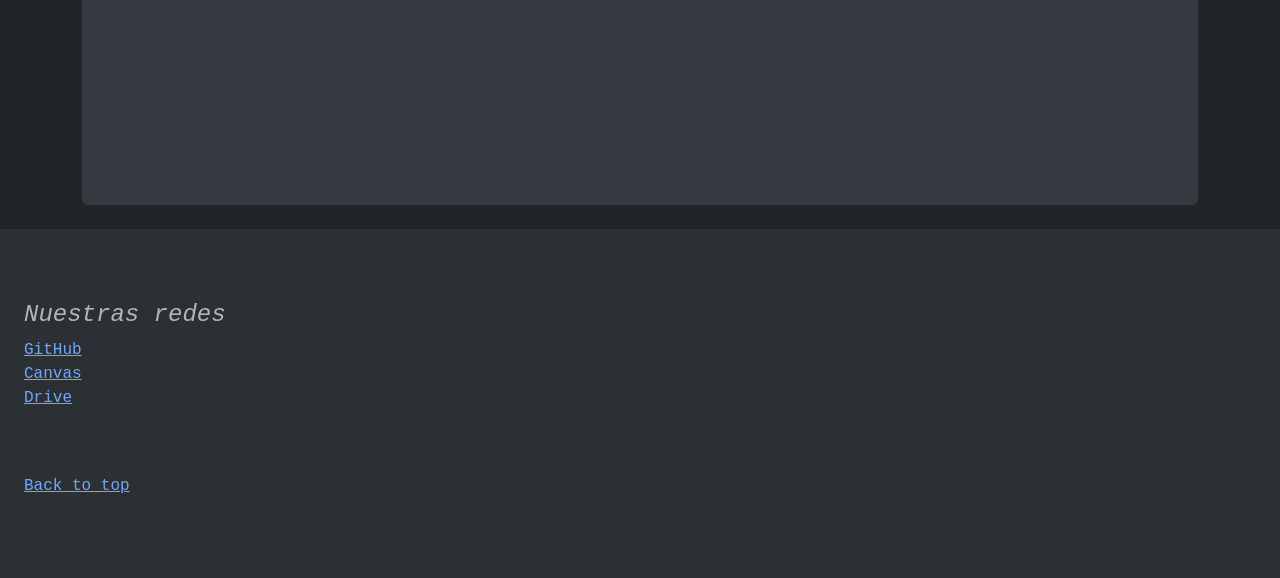
<file: glitchartbase.html>
<!doctype html>
<html lang="en" data-bs-theme="dark">
    <head>
        <meta charset="utf-8" />
        <meta name="viewport" content="width=device-width, initial-scale=1" />
        <title>Glitch Art - Group 1</title>
        <link
            href="https://cdn.jsdelivr.net/npm/bootstrap@5.3.3/dist/css/bootstrap.min.css"
            rel="stylesheet"
            integrity="sha384-QWTKZyjpPEjISv5WaRU9OFeRpok6YctnYmDr5pNlyT2bRjXh0JMhjY6hW+ALEwIH"
            crossorigin="anonymous"
        />
        <link href="https://fonts.googleapis.com/css?family=Playfair+Display:700,900&display=swap" rel="stylesheet" />
        <link href="style.css" rel="stylesheet">
    </head>

<!-- ATENCIÓN, ESTE ES UN COMENTARIO GENERAL PARA TODAS LAS PÁGINAS HECHAS POR MÍ, FDA HUMERES (glitchart.html, glitchbase.html, glitchstudio.html, index.html, naranjo.html, articles.js y style.css)

Todos los HTML los hice en base a mi conocimiento adquirido en el ramo de "Intro. al Desarrollo Web" donde trabajamos con .js, .json, .html y .css, y trabajamos con bibliotecas y herramientas como webformatter, p5.js y Bootstrap como biblioteca y tutorial de cómo hacer cosas. Es así que el header de la página se ve como una plantilla, pero realmente no lo es, sino que es parte de los tutoriales de Bootstrap y se modificaron todos sus componentes, como color, cantidad de textos y fuentes, a partir de los propósitos que nosotros queríamos lograr. Todo lo que está abajo del header de la página está hecho también a partir de esta biblioteca, como se puede ver por sus containers, etc., pero se hizo en base a lo que yo hice anteriormente en ese ramo en mi propia página web. Aun así, hay algunas cosas en las cuales me ayudé de la IA Claude, más que nada para buscar de una forma más rápida en las herramientas de Bootstrap (ya que aún estoy aprendiendo toda la dimensión de Bootstrap) o para buscar cosas de HTML básicas; básicamente lo usé para que me explicara rápidamente herramientas de Bootstrap o como motor de búsqueda.

Más abajo dejé también comentarios acerca de cosas puntuales de las que me ayudé de Claude. -->

    <body>
        <svg xmlns="http://www.w3.org/2000/svg" class="d-none">
            <symbol id="check2" viewBox="0 0 16 16">
                <path d="M13.854 3.646a.5.5 0 0 1 0 .708l-7 7a.5.5 0 0 1-.708 0l-3.5-3.5a.5.5 0 1 1 .708-.708L6.5 10.293l6.646-6.647a.5.5 0 0 1 .708 0z"></path>
            </symbol>
            <symbol id="circle-half" viewBox="0 0 16 16">
                <path d="M8 15A7 7 0 1 0 8 1v14zm0 1A8 8 0 1 1 8 0a8 8 0 0 1 0 16z"></path>
            </symbol>
            <symbol id="moon-stars-fill" viewBox="0 0 16 16">
                <path d="M6 .278a.768.768 0 0 1 .08.858 7.208 7.208 0 0 0-.878 3.46c0 4.021 3.278 7.277 7.318 7.277.527 0 1.04-.055 1.533-.16a.787.787 0 0 1 .81.316.733.733 0 0 1-.031.893A8.349 8.349 0 0 1 8.344 16C3.734 16 0 12.286 0 7.71 0 4.266 2.114 1.312 5.124.06A.752.752 0 0 1 6 .278z"></path>
                <path d="M10.794 3.148a.217.217 0 0 1 .412 0l.387 1.162c.173.518.579.924 1.097 1.097l1.162.387a.217.217 0 0 1 0 .412l-1.162.387a1.734 1.734 0 0 0-1.097 1.097l-.387 1.162a.217.217 0 0 1-.412 0l-.387-1.162A1.734 1.734 0 0 0 9.31 6.593l-1.162-.387a.217.217 0 0 1 0-.412l1.162-.387a1.734 1.734 0 0 0 1.097-1.097l.387-1.162zM13.863.099a.145.145 0 0 1 .274 0l.258.774c.115.346.386.617.732.732l.774.258a.145.145 0 0 1 0 .274l-.774.258a1.156 1.156 0 0 0-.732.732l-.258.774a.145.145 0 0 1-.274 0l-.258-.774a1.156 1.156 0 0 0-.732-.732l-.774-.258a.145.145 0 0 1 0-.274l.774-.258c.346-.115.617-.386.732-.732L13.863.1z"></path>
            </symbol>
            <symbol id="sun-fill" viewBox="0 0 16 16">
                <path d="M8 12a4 4 0 1 0 0-8 4 4 0 0 0 0 8zM8 0a.5.5 0 0 1 .5.5v2a.5.5 0 0 1-1 0v-2A.5.5 0 0 1 8 0zm0 13a.5.5 0 0 1 .5.5v2a.5.5 0 0 1-1 0v-2A.5.5 0 0 1 8 13zm8-5a.5.5 0 0 1-.5.5h-2a.5.5 0 0 1 0-1h2a.5.5 0 0 1 .5.5zM3 8a.5.5 0 0 1-.5.5h-2a.5.5 0 0 1 0-1h2A.5.5 0 0 1 3 8zm10.657-5.657a.5.5 0 0 1 0 .707l-1.414 1.415a.5.5 0 1 1-.707-.708l1.414-1.414a.5.5 0 0 1 .707 0zm-9.193 9.193a.5.5 0 0 1 0 .707L3.05 13.657a.5.5 0 0 1-.707-.707l1.414-1.414a.5.5 0 0 1 .707 0zm9.193 2.121a.5.5 0 0 1-.707 0l-1.414-1.414a.5.5 0 0 1 .707-.707l1.414 1.414a.5.5 0 0 1 0 .707zM4.464 4.465a.5.5 0 0 1-.707 0L2.343 3.05a.5.5 0 1 1 .707-.707l1.414 1.414a.5.5 0 0 1 0 .708z"></path>
            </symbol>
        </svg>
        <svg xmlns="http://www.w3.org/2000/svg" class="d-none">
            <symbol id="aperture" fill="none" stroke="currentColor" stroke-linecap="round" stroke-linejoin="round" stroke-width="2" viewBox="0 0 24 24">
                <circle cx="12" cy="12" r="10"></circle>
                <path d="M14.31 8l5.74 9.94M9.69 8h11.48M7.38 12l5.74-9.94M9.69 16L3.95 6.06M14.31 16H2.83m13.79-4l-5.74 9.94"></path>
            </symbol>
            <symbol id="cart" viewBox="0 0 16 16">
                <path d="M0 1.5A.5.5 0 0 1 .5 1H2a.5.5 0 0 1 .485.379L2.89 3H14.5a.5.5 0 0 1 .49.598l-1 5a.5.5 0 0 1-.465.401l-9.397.472L4.415 11H13a.5.5 0 0 1 0 1H4a.5.5 0 0 1-.491-.408L2.01 3.607 1.61 2H.5a.5.5 0 0 1-.5-.5zM3.102 4l.84 4.479 9.144-.459L13.89 4H3.102zM5 12a2 2 0 1 0 0 4 2 2 0 0 0 0-4zm7 0a2 2 0 1 0 0 4 2 2 0 0 0 0-4zm-7 1a1 1 0 1 1 0 2 1 1 0 0 1 0-2zm7 0a1 1 0 1 1 0 2 1 1 0 0 1 0-2z"></path>
            </symbol>
            <symbol id="chevron-right" viewBox="0 0 16 16">
                <path fill-rule="evenodd" d="M4.646 1.646a.5.5 0 0 1 .708 0l6 6a.5.5 0 0 1 0 .708l-6 6a.5.5 0 0 1-.708-.708L10.293 8 4.646 2.354a.5.5 0 0 1 0-.708z"></path>
            </symbol>
        </svg>

        <div class="container">
            <header class="border-bottom lh-1 py-3">
                <div class="row flex-nowrap justify-content-between align-items-center">
                    <div class="col-4 pt-1"><a class="link-secondary font-monospace" href="#">Subscribete</a></div>
                    <div class="col-4 text-center">
                        <a class="blog-header-logo text-body-emphasis text-decoration-none font-monospace" href="index.html">Freak Magazine
                    </div>
                </div>
            </header>
            <div class="nav-scroller py-1 mb-3 border-bottom">
                <nav class="nav nav-underline justify-content-between">
                    <a class="nav-item nav-link link-body-emphasis font-monospace text-body-emphasis" href="#">Mundo</a>
                    <a class="nav-item nav-link link-body-emphasis font-monospace text-body-emphasis" href="#">Sociedad</a>
                    <a class="nav-item nav-link link-body-emphasis font-monospace text-body-emphasis" href="#">Tecnología</a>
                    <a class="nav-item nav-link link-body-emphasis font-monospace text-body-emphasis" href="#">Diseño</a>
                    <a class="nav-item nav-link link-body-emphasis font-monospace text-body-emphasis" href="#">Cultura</a>
                    <a class="nav-item nav-link link-body-emphasis font-monospace text-body-emphasis" href="#">Arte</a>
                    <a class="nav-item nav-link link-body-emphasis font-monospace text-body-emphasis" href="#">Juegos</a>
                    <a class="nav-item nav-link link-body-emphasis font-monospace text-body-emphasis" href="#">Moda</a>
                </nav>
            </div>
        </div>
        <main class="container">
            <div class="p-4 p-md-5 mb-4 rounded text-body-emphasis bg-body-secondary text-center">
                <h1 class="display-2">
                    <span class="glitch3">

                        <a href="glitchart.html">Glitch Art</a> <!-- aquí repetí lo empleado en glitchart.html -->
                        <a href="glitchart.html" class="t1">Glitch Art</a>
                        <a href="glitchart.html" class="t2">Glitch Art</a>
                        <a href="glitchart.html" class="t4">Glitch Art</a>
                        
                    </span>
                </h1>
                <img src="img/TV.FOME.gif" class="img-fluid" alt="glitchglitch">
            </div>
        </main>

        <main class="container">
            <div class="p-md-3 mb-4 rounded text-body-emphasis">
                <p class="lead my-5 font-monospace parrafo-8">En esta entrega semanal de la revista estaremos hablando acerca del glitch Art, el escrito fue hecho y revisado por el equipo de Sense Magazine.</p>
                <p class="lead my-5 font-monospace parrafo-8">El glitch art es un movimiento artístico y técnica visual que utiliza errores digitales y fallas tecnológicas como recurso creativo. Distorsiones de imagen, corrupción de archivos, interferencias o problemas de compresión dejan de entenderse como defectos y pasan a transformarse en una estética del error.</p>
                <p class="lead my-5 font-monospace parrafo-8">Surgido a partir de experimentaciones con video, informática y medios digitales, el glitch art cuestiona la idea de perfección tecnológica y revela los mecanismos ocultos de los sistemas digitales. Actualmente, además de ser una práctica experimental y crítica, también se ha convertido en un lenguaje visual presente en redes sociales, diseño gráfico, videoclips e imágenes generadas con inteligencia artificial.</p>
            </div>
        </main>

        <main class="container">
            <div class="p-4 p-md-5 mb-4 rounded text-body-emphasis bg-body-secondary">
                <h1 class="display-4 glitch4 text-center">
                    Diagrama JODI
                      <span class="k1">Diagrama JODI</span> <!-- aquí repetí lo mismo dicho arriba -->
                </h1>
             <div style="position: relative; display: inline-block; width: 100%;">
                <img src="img\glitchbase.png" class="img-fluid" alt="glitchglitch">

                    <a href="#" style="position:absolute; top:8%; left:30%; color:#20c997; font-family:monospace; font-size:clamp(25px,1.5vw,14px); font-weight: bold; text-decoration: none">Proceso de creación</a>

                    <a href="#" style="position:absolute; top:24%; left:8%; color:#20c997; font-family:monospace; font-size:clamp(25px,1.5vw,14px); font-weight: bold; text-decoration: none">Idea conceptual</a>

                    <a href="#" style="position:absolute; top:17%; right:12%; color:#20c997; font-family:monospace; font-size:clamp(25px,1.5vw,14px); font-weight: bold; text-decoration: none">Ideación</a>

                    <a href="#" style="position:absolute; top:43%; left:40%; color:#20c997; font-family:monospace; font-size:clamp(25px,1.5vw,14px); font-weight: bold; text-decoration: none">Utilización de datos</a>

                    <a href="#" style="position:absolute; top:60%; left:72%; color:#20c997; font-family:monospace; font-size:clamp(25px,1.5vw,14px); font-weight: bold; text-decoration: none">Programación</a>

                    <a href="#" style="position:absolute; top:77%; right:56%; color:#20c997; font-family:monospace; font-size:clamp(25px,1.5vw,14px); text-align:right; font-weight: bold; text-decoration: none">Montaje y exhibición</a>
                </div>
            </div>
        </main>

        <footer class="py-5 text-body-secondary bg-body-tertiary">
           <div class="p-4">
                            <h4 class="fst-italic font-monospace">Nuestras redes</h4>
                            <ol class="list-unstyled font-monospace">
                                <li><a href="https://github.com/Mikuby11/Glitch_Art_Encargo_2">GitHub</a></li>
                                <li><a href="https://cursos.canvas.uc.cl/courses/102566/assignments/595707">Canvas</a></li>
                                <li><a href="https://drive.google.com/drive/u/0/folders/1Lr4V6pP63nreDQxjH3iiviCl12cVhAiM">Drive</a></li>
                            </ol>
                        </div>
            <p class="p-4 mb-2 font-monospace"><a href="#">Back to top</a></p>
        </footer>
        <script
            src="https://cdn.jsdelivr.net/npm/bootstrap@5.3.3/dist/js/bootstrap.bundle.min.js"
            integrity="sha384-YvpcrYf0tY3lHB60NNkmXc4s9bIOgUxi8T/jzmLLrKkNyL1ql4c3oJUXXlZS7vN"
            crossorigin="anonymous"
        ></script>
    </body>
</html>
</file>
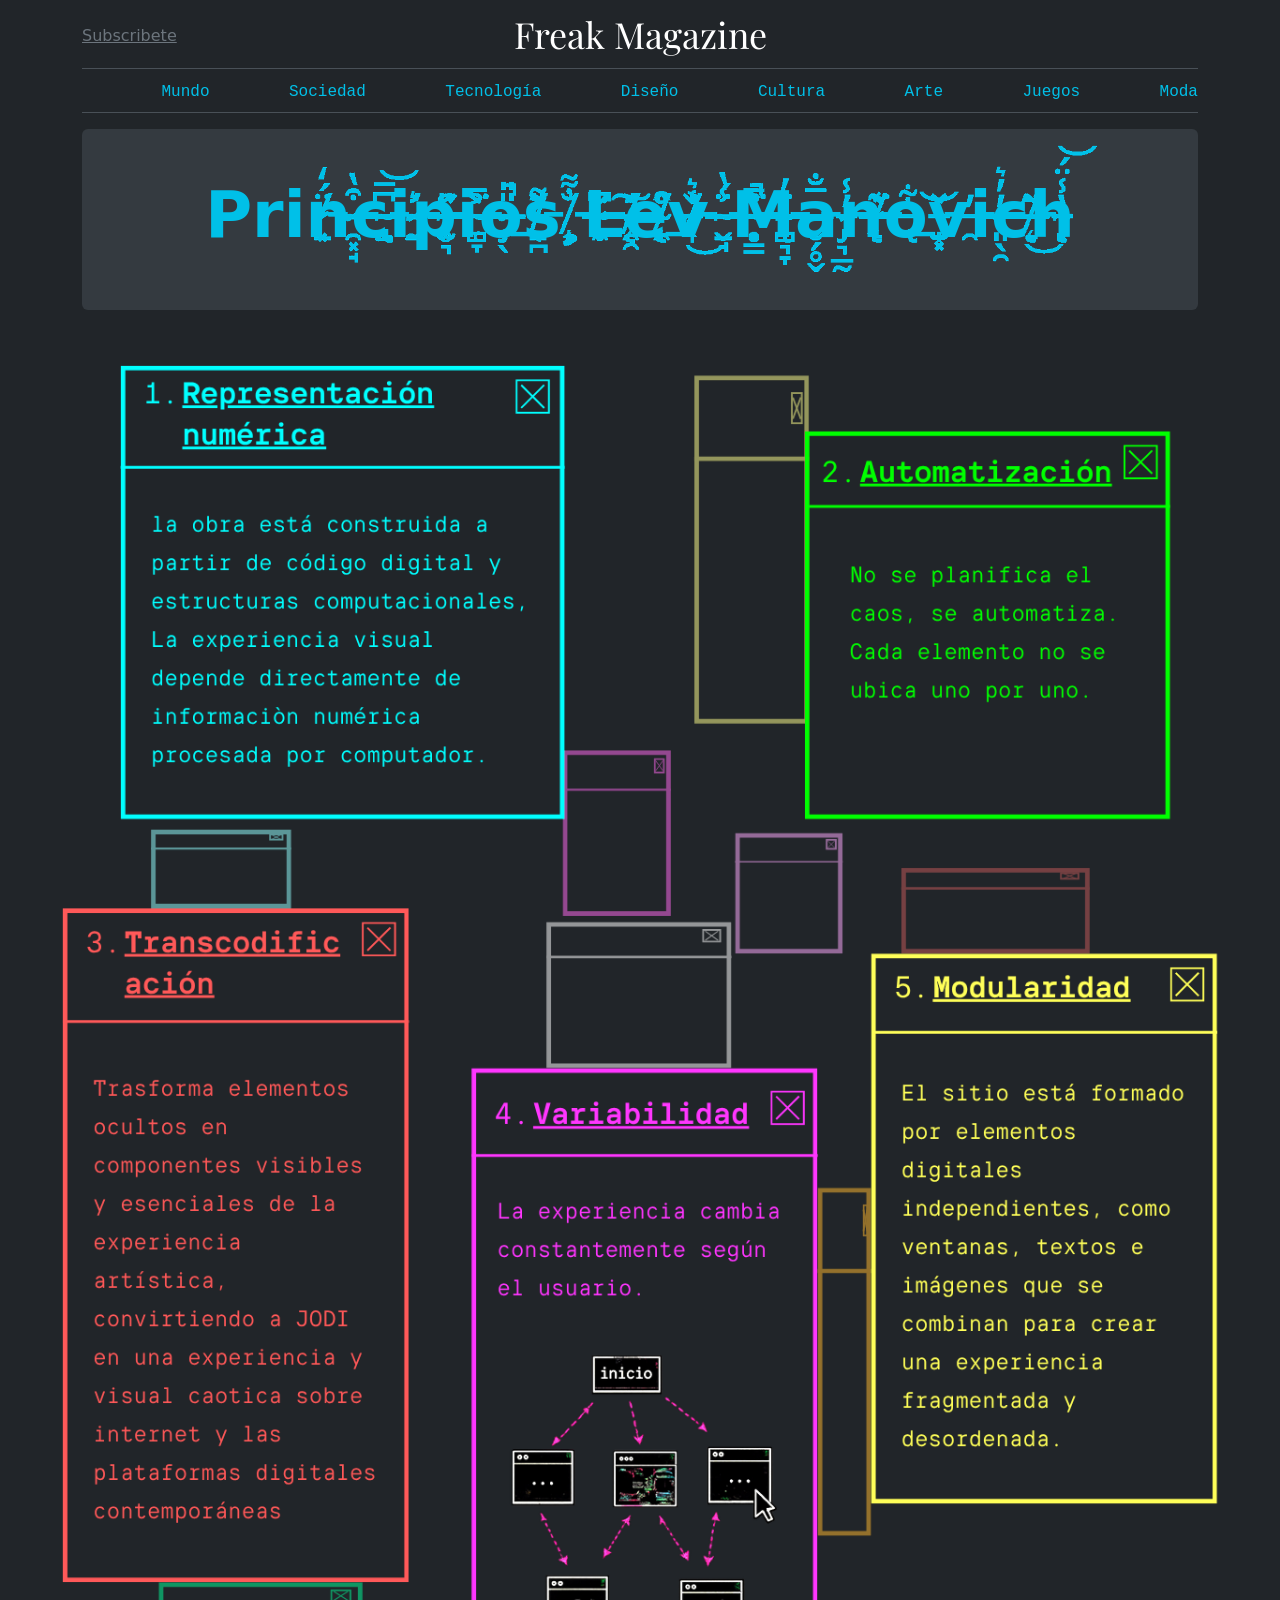
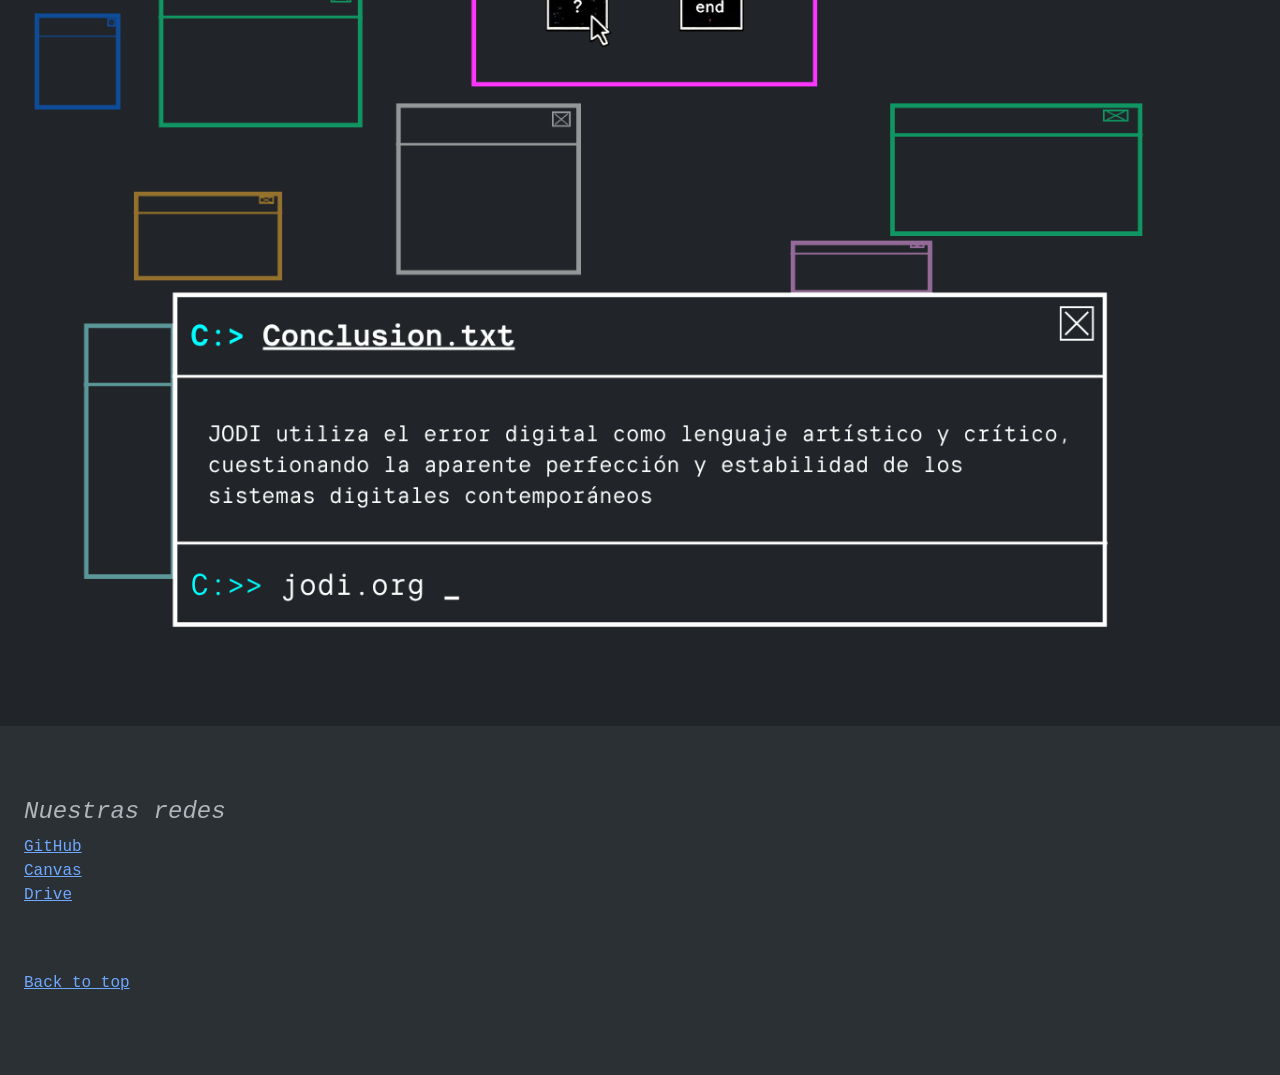
<file: levmanovich.html>
<!doctype html>
<html lang="en" data-bs-theme="dark">
    <head>
        <meta charset="utf-8" />
        <meta name="viewport" content="width=device-width, initial-scale=1" />
        <title>Glitch Art - Group 1</title>
        <link
            href="https://cdn.jsdelivr.net/npm/bootstrap@5.3.3/dist/css/bootstrap.min.css"
            rel="stylesheet"
            integrity="sha384-QWTKZyjpPEjISv5WaRU9OFeRpok6YctnYmDr5pNlyT2bRjXh0JMhjY6hW+ALEwIH"
            crossorigin="anonymous"
        />
        <link href="https://fonts.googleapis.com/css?family=Playfair+Display:700,900&display=swap" rel="stylesheet" />
        <link href="style.css" rel="stylesheet">
    </head>

    <body>
        <svg xmlns="http://www.w3.org/2000/svg" class="d-none">
            <symbol id="check2" viewBox="0 0 16 16">
                <path d="M13.854 3.646a.5.5 0 0 1 0 .708l-7 7a.5.5 0 0 1-.708 0l-3.5-3.5a.5.5 0 1 1 .708-.708L6.5 10.293l6.646-6.647a.5.5 0 0 1 .708 0z"></path>
            </symbol>
            <symbol id="circle-half" viewBox="0 0 16 16">
                <path d="M8 15A7 7 0 1 0 8 1v14zm0 1A8 8 0 1 1 8 0a8 8 0 0 1 0 16z"></path>
            </symbol>
            <symbol id="moon-stars-fill" viewBox="0 0 16 16">
                <path d="M6 .278a.768.768 0 0 1 .08.858 7.208 7.208 0 0 0-.878 3.46c0 4.021 3.278 7.277 7.318 7.277.527 0 1.04-.055 1.533-.16a.787.787 0 0 1 .81.316.733.733 0 0 1-.031.893A8.349 8.349 0 0 1 8.344 16C3.734 16 0 12.286 0 7.71 0 4.266 2.114 1.312 5.124.06A.752.752 0 0 1 6 .278z"></path>
                <path d="M10.794 3.148a.217.217 0 0 1 .412 0l.387 1.162c.173.518.579.924 1.097 1.097l1.162.387a.217.217 0 0 1 0 .412l-1.162.387a1.734 1.734 0 0 0-1.097 1.097l-.387 1.162a.217.217 0 0 1-.412 0l-.387-1.162A1.734 1.734 0 0 0 9.31 6.593l-1.162-.387a.217.217 0 0 1 0-.412l1.162-.387a1.734 1.734 0 0 0 1.097-1.097l.387-1.162zM13.863.099a.145.145 0 0 1 .274 0l.258.774c.115.346.386.617.732.732l.774.258a.145.145 0 0 1 0 .274l-.774.258a1.156 1.156 0 0 0-.732.732l-.258.774a.145.145 0 0 1-.274 0l-.258-.774a1.156 1.156 0 0 0-.732-.732l-.774-.258a.145.145 0 0 1 0-.274l.774-.258c.346-.115.617-.386.732-.732L13.863.1z"></path>
            </symbol>
            <symbol id="sun-fill" viewBox="0 0 16 16">
                <path d="M8 12a4 4 0 1 0 0-8 4 4 0 0 0 0 8zM8 0a.5.5 0 0 1 .5.5v2a.5.5 0 0 1-1 0v-2A.5.5 0 0 1 8 0zm0 13a.5.5 0 0 1 .5.5v2a.5.5 0 0 1-1 0v-2A.5.5 0 0 1 8 13zm8-5a.5.5 0 0 1-.5.5h-2a.5.5 0 0 1 0-1h2a.5.5 0 0 1 .5.5zM3 8a.5.5 0 0 1-.5.5h-2a.5.5 0 0 1 0-1h2A.5.5 0 0 1 3 8zm10.657-5.657a.5.5 0 0 1 0 .707l-1.414 1.415a.5.5 0 1 1-.707-.708l1.414-1.414a.5.5 0 0 1 .707 0zm-9.193 9.193a.5.5 0 0 1 0 .707L3.05 13.657a.5.5 0 0 1-.707-.707l1.414-1.414a.5.5 0 0 1 .707 0zm9.193 2.121a.5.5 0 0 1-.707 0l-1.414-1.414a.5.5 0 0 1 .707-.707l1.414 1.414a.5.5 0 0 1 0 .707zM4.464 4.465a.5.5 0 0 1-.707 0L2.343 3.05a.5.5 0 1 1 .707-.707l1.414 1.414a.5.5 0 0 1 0 .708z"></path>
            </symbol>
        </svg>
        <svg xmlns="http://www.w3.org/2000/svg" class="d-none">
            <symbol id="aperture" fill="none" stroke="currentColor" stroke-linecap="round" stroke-linejoin="round" stroke-width="2" viewBox="0 0 24 24">
                <circle cx="12" cy="12" r="10"></circle>
                <path d="M14.31 8l5.74 9.94M9.69 8h11.48M7.38 12l5.74-9.94M9.69 16L3.95 6.06M14.31 16H2.83m13.79-4l-5.74 9.94"></path>
            </symbol>
            <symbol id="cart" viewBox="0 0 16 16">
                <path d="M0 1.5A.5.5 0 0 1 .5 1H2a.5.5 0 0 1 .485.379L2.89 3H14.5a.5.5 0 0 1 .49.598l-1 5a.5.5 0 0 1-.465.401l-9.397.472L4.415 11H13a.5.5 0 0 1 0 1H4a.5.5 0 0 1-.491-.408L2.01 3.607 1.61 2H.5a.5.5 0 0 1-.5-.5zM3.102 4l.84 4.479 9.144-.459L13.89 4H3.102zM5 12a2 2 0 1 0 0 4 2 2 0 0 0 0-4zm7 0a2 2 0 1 0 0 4 2 2 0 0 0 0-4zm-7 1a1 1 0 1 1 0 2 1 1 0 0 1 0-2zm7 0a1 1 0 1 1 0 2 1 1 0 0 1 0-2z"></path>
            </symbol>
            <symbol id="chevron-right" viewBox="0 0 16 16">
                <path fill-rule="evenodd" d="M4.646 1.646a.5.5 0 0 1 .708 0l6 6a.5.5 0 0 1 0 .708l-6 6a.5.5 0 0 1-.708-.708L10.293 8 4.646 2.354a.5.5 0 0 1 0-.708z"></path>
            </symbol>
        </svg>

        <div class="container">
            <header class="border-bottom lh-1 py-3">
                <div class="row flex-nowrap justify-content-between align-items-center">
                    <div class="col-4 pt-1"><a class="link-secondary" href="#">Subscribete</a></div>
                    <div class="col-4 text-center">
                        <a class="blog-header-logo text-body-emphasis text-decoration-none" href="index.html">Freak Magazine
                    </div>
                </div>
            </header>
            <div class="nav-scroller py-1 mb-3 border-bottom">
                <nav class="nav nav-underline justify-content-between">
                    <a class="nav-item nav-link link-body-emphasis parrafo-6 font-monospace" href="#">Mundo</a>
                    <a class="nav-item nav-link link-body-emphasis parrafo-6 font-monospace" href="#">Sociedad</a>
                    <a class="nav-item nav-link link-body-emphasis parrafo-6 font-monospace" href="#">Tecnología</a>
                    <a class="nav-item nav-link link-body-emphasis parrafo-6 font-monospace" href="#">Diseño</a>
                    <a class="nav-item nav-link link-body-emphasis parrafo-6 font-monospace" href="#">Cultura</a>
                    <a class="nav-item nav-link link-body-emphasis parrafo-6 font-monospace" href="#">Arte</a>
                    <a class="nav-item nav-link link-body-emphasis parrafo-6 font-monospace" href="#">Juegos</a>
                    <a class="nav-item nav-link link-body-emphasis parrafo-6 font-monospace" href="#">Moda</a>
                </nav>
            </div>
        </div>
        <main class="container">
             <div class="p-4 p-md-5 mb-4 rounded text-body-emphasis bg-body-secondary" style="position: relative; overflow: hidden;">
                <h1 class="display-3 fw-bold text-center parrafo-6" style="position: relative; z-index: 1;">Principios Lev Manovich</h1>
                    <img src="img\TIT.CELESTE.gif" style="position: absolute; top: 0; left: 0; width: 100%; height: 100%; object-fit: cover; z-index: 0;" alt="glitchglitch">
            </div>
        </main>

        <div class="w-100">
            <a href="naranjo.html">
                <img src="img\Diagrama1.png" style="width:100%; display:block; object-fit:cover;" alt="glitchglitch">
            </a>
        </div>

        <footer class="py-5 text-body-secondary bg-body-tertiary">
           <div class="p-4">
                            <h4 class="fst-italic font-monospace">Nuestras redes</h4>
                            <ol class="list-unstyled font-monospace">
                                <li><a href="#">GitHub</a></li>
                                <li><a href="#">Canvas</a></li>
                                <li><a href="#">Drive</a></li>
                            </ol>
                        </div>
            <p class="p-4 mb-2 font-monospace"><a href="#">Back to top</a></p>
        </footer>
        <script
            src="https://cdn.jsdelivr.net/npm/bootstrap@5.3.3/dist/js/bootstrap.bundle.min.js"
            integrity="sha384-YvpcrYf0tY3lHB60NNkmXc4s9bIOgUxi8T/jzmLLrKkNyL1ql4c3oJUXXlZS7vN"
            crossorigin="anonymous"
        ></script>
    </body>
</html>

<!-- Se usó IA para poder entender las partes del código y para recibir sugerencias de cambios, los cuales se le consultó que afectaban y cómo funcionaban dentro del código antes de aplicar cualquier cambio. En relación a esto, solo se aplicaron cambios sugeridos por la IA cuando se entendieron y no salían de las capacidades de programación actuales de la persona encargada. -->
</file>
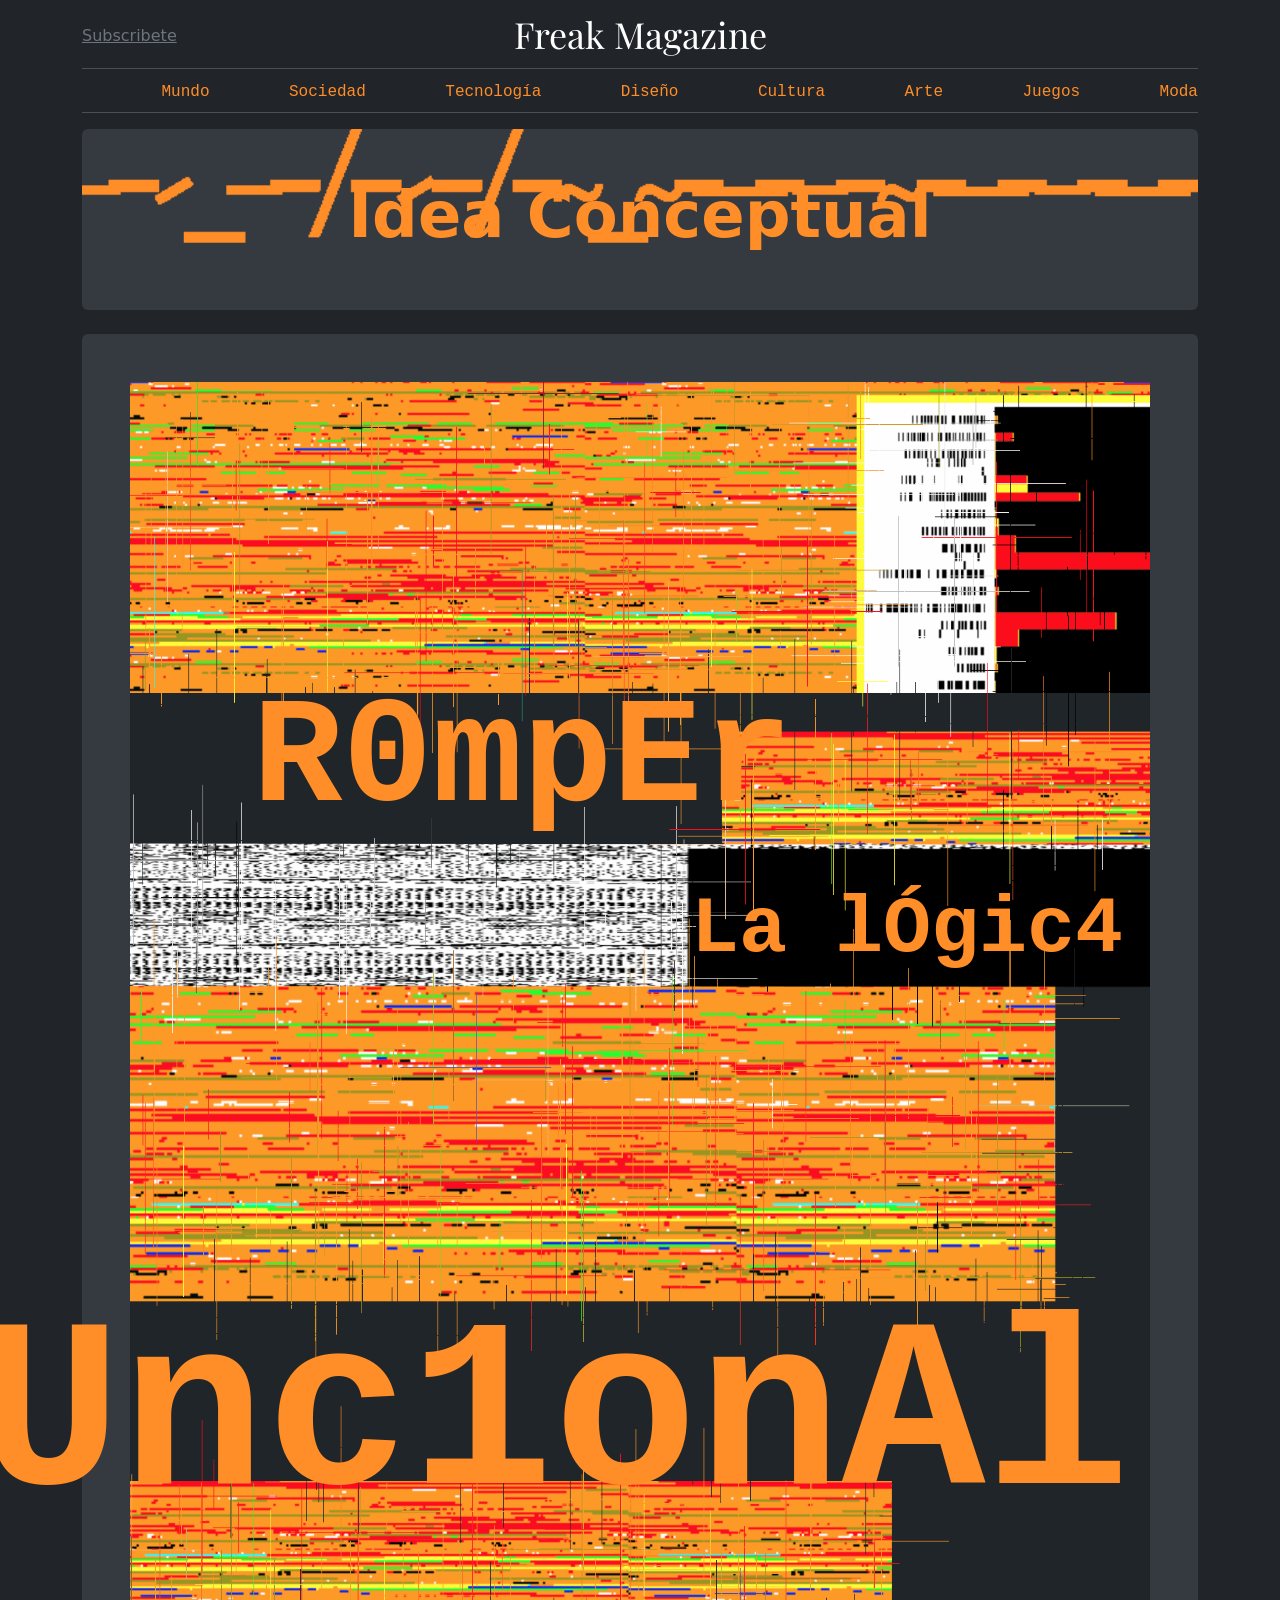
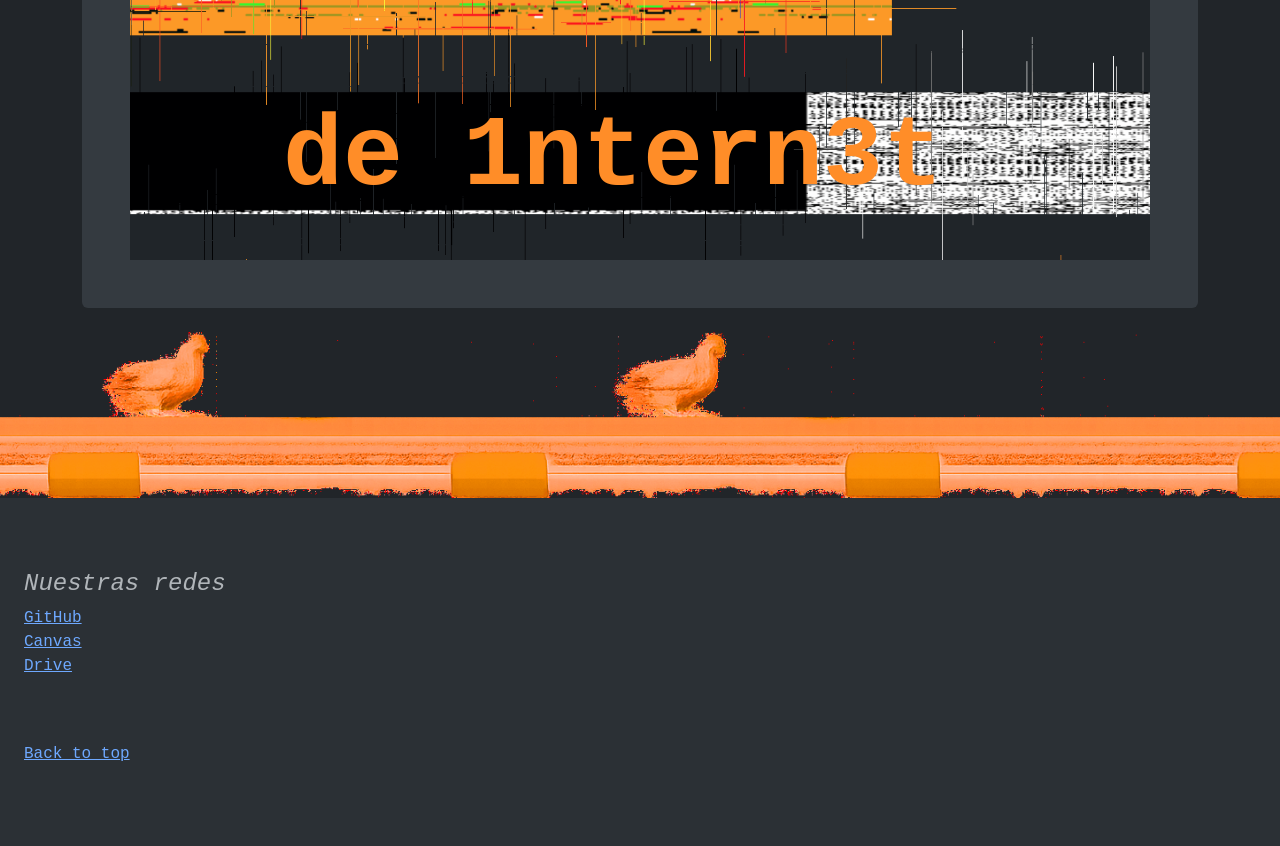
<file: naranjo.html>
<!doctype html>
<html lang="en" data-bs-theme="dark">
    <head>
        <meta charset="utf-8" />
        <meta name="viewport" content="width=device-width, initial-scale=1" />
        <title>Glitch Art - Group 1</title>
        <link
            href="https://cdn.jsdelivr.net/npm/bootstrap@5.3.3/dist/css/bootstrap.min.css"
            rel="stylesheet"
            integrity="sha384-QWTKZyjpPEjISv5WaRU9OFeRpok6YctnYmDr5pNlyT2bRjXh0JMhjY6hW+ALEwIH"
            crossorigin="anonymous"
        />
        <link href="https://fonts.googleapis.com/css?family=Playfair+Display:700,900&display=swap" rel="stylesheet" />
        <link href="style.css" rel="stylesheet">
    </head>

<!-- ATENCIÓN, ESTE ES UN COMENTARIO GENERAL PARA TODAS LAS PÁGINAS HECHAS POR MÍ, FDA HUMERES (glitchart.html, glitchbase.html, glitchstudio.html, index.html, naranjo.html, articles.js y style.css)

Todos los HTML los hice en base a mi conocimiento adquirido en el ramo de "Intro. al Desarrollo Web" donde trabajamos con .js, .json, .html y .css, y trabajamos con bibliotecas y herramientas como webformatter, p5.js y Bootstrap como biblioteca y tutorial de cómo hacer cosas. Es así que el header de la página se ve como una plantilla, pero realmente no lo es, sino que es parte de los tutoriales de Bootstrap y se modificaron todos sus componentes, como color, cantidad de textos y fuentes, a partir de los propósitos que nosotros queríamos lograr. Todo lo que está abajo del header de la página está hecho también a partir de esta biblioteca, como se puede ver por sus containers, etc., pero se hizo en base a lo que yo hice anteriormente en ese ramo en mi propia página web. Aun así, hay algunas cosas en las cuales me ayudé de la IA Claude, más que nada para buscar de una forma más rápida en las herramientas de Bootstrap (ya que aún estoy aprendiendo toda la dimensión de Bootstrap) o para buscar cosas de HTML básicas; básicamente lo usé para que me explicara rápidamente herramientas de Bootstrap o como motor de búsqueda.

Más abajo dejé también comentarios acerca de cosas puntuales de las que me ayudé de Claude. -->

    <body>
        <svg xmlns="http://www.w3.org/2000/svg" class="d-none">
            <symbol id="check2" viewBox="0 0 16 16">
                <path d="M13.854 3.646a.5.5 0 0 1 0 .708l-7 7a.5.5 0 0 1-.708 0l-3.5-3.5a.5.5 0 1 1 .708-.708L6.5 10.293l6.646-6.647a.5.5 0 0 1 .708 0z"></path>
            </symbol>
            <symbol id="circle-half" viewBox="0 0 16 16">
                <path d="M8 15A7 7 0 1 0 8 1v14zm0 1A8 8 0 1 1 8 0a8 8 0 0 1 0 16z"></path>
            </symbol>
            <symbol id="moon-stars-fill" viewBox="0 0 16 16">
                <path d="M6 .278a.768.768 0 0 1 .08.858 7.208 7.208 0 0 0-.878 3.46c0 4.021 3.278 7.277 7.318 7.277.527 0 1.04-.055 1.533-.16a.787.787 0 0 1 .81.316.733.733 0 0 1-.031.893A8.349 8.349 0 0 1 8.344 16C3.734 16 0 12.286 0 7.71 0 4.266 2.114 1.312 5.124.06A.752.752 0 0 1 6 .278z"></path>
                <path d="M10.794 3.148a.217.217 0 0 1 .412 0l.387 1.162c.173.518.579.924 1.097 1.097l1.162.387a.217.217 0 0 1 0 .412l-1.162.387a1.734 1.734 0 0 0-1.097 1.097l-.387 1.162a.217.217 0 0 1-.412 0l-.387-1.162A1.734 1.734 0 0 0 9.31 6.593l-1.162-.387a.217.217 0 0 1 0-.412l1.162-.387a1.734 1.734 0 0 0 1.097-1.097l.387-1.162zM13.863.099a.145.145 0 0 1 .274 0l.258.774c.115.346.386.617.732.732l.774.258a.145.145 0 0 1 0 .274l-.774.258a1.156 1.156 0 0 0-.732.732l-.258.774a.145.145 0 0 1-.274 0l-.258-.774a1.156 1.156 0 0 0-.732-.732l-.774-.258a.145.145 0 0 1 0-.274l.774-.258c.346-.115.617-.386.732-.732L13.863.1z"></path>
            </symbol>
            <symbol id="sun-fill" viewBox="0 0 16 16">
                <path d="M8 12a4 4 0 1 0 0-8 4 4 0 0 0 0 8zM8 0a.5.5 0 0 1 .5.5v2a.5.5 0 0 1-1 0v-2A.5.5 0 0 1 8 0zm0 13a.5.5 0 0 1 .5.5v2a.5.5 0 0 1-1 0v-2A.5.5 0 0 1 8 13zm8-5a.5.5 0 0 1-.5.5h-2a.5.5 0 0 1 0-1h2a.5.5 0 0 1 .5.5zM3 8a.5.5 0 0 1-.5.5h-2a.5.5 0 0 1 0-1h2A.5.5 0 0 1 3 8zm10.657-5.657a.5.5 0 0 1 0 .707l-1.414 1.415a.5.5 0 1 1-.707-.708l1.414-1.414a.5.5 0 0 1 .707 0zm-9.193 9.193a.5.5 0 0 1 0 .707L3.05 13.657a.5.5 0 0 1-.707-.707l1.414-1.414a.5.5 0 0 1 .707 0zm9.193 2.121a.5.5 0 0 1-.707 0l-1.414-1.414a.5.5 0 0 1 .707-.707l1.414 1.414a.5.5 0 0 1 0 .707zM4.464 4.465a.5.5 0 0 1-.707 0L2.343 3.05a.5.5 0 1 1 .707-.707l1.414 1.414a.5.5 0 0 1 0 .708z"></path>
            </symbol>
        </svg>
        <svg xmlns="http://www.w3.org/2000/svg" class="d-none">
            <symbol id="aperture" fill="none" stroke="currentColor" stroke-linecap="round" stroke-linejoin="round" stroke-width="2" viewBox="0 0 24 24">
                <circle cx="12" cy="12" r="10"></circle>
                <path d="M14.31 8l5.74 9.94M9.69 8h11.48M7.38 12l5.74-9.94M9.69 16L3.95 6.06M14.31 16H2.83m13.79-4l-5.74 9.94"></path>
            </symbol>
            <symbol id="cart" viewBox="0 0 16 16">
                <path d="M0 1.5A.5.5 0 0 1 .5 1H2a.5.5 0 0 1 .485.379L2.89 3H14.5a.5.5 0 0 1 .49.598l-1 5a.5.5 0 0 1-.465.401l-9.397.472L4.415 11H13a.5.5 0 0 1 0 1H4a.5.5 0 0 1-.491-.408L2.01 3.607 1.61 2H.5a.5.5 0 0 1-.5-.5zM3.102 4l.84 4.479 9.144-.459L13.89 4H3.102zM5 12a2 2 0 1 0 0 4 2 2 0 0 0 0-4zm7 0a2 2 0 1 0 0 4 2 2 0 0 0 0-4zm-7 1a1 1 0 1 1 0 2 1 1 0 0 1 0-2zm7 0a1 1 0 1 1 0 2 1 1 0 0 1 0-2z"></path>
            </symbol>
            <symbol id="chevron-right" viewBox="0 0 16 16">
                <path fill-rule="evenodd" d="M4.646 1.646a.5.5 0 0 1 .708 0l6 6a.5.5 0 0 1 0 .708l-6 6a.5.5 0 0 1-.708-.708L10.293 8 4.646 2.354a.5.5 0 0 1 0-.708z"></path>
            </symbol>
        </svg>

        <div class="container">
            <header class="border-bottom lh-1 py-3">
                <div class="row flex-nowrap justify-content-between align-items-center">
                    <div class="col-4 pt-1"><a class="link-secondary" href="#">Subscribete</a></div>
                    <div class="col-4 text-center">
                        <a class="blog-header-logo text-body-emphasis text-decoration-none" href="index.html">Freak Magazine
                    </div>
                </div>
            </header>
            <div class="nav-scroller py-1 mb-3 border-bottom">
                <nav class="nav nav-underline justify-content-between">
                    <a class="nav-item nav-link link-body-emphasis parrafo-7 font-monospace" href="#">Mundo</a>
                    <a class="nav-item nav-link link-body-emphasis parrafo-7 font-monospace" href="#">Sociedad</a>
                    <a class="nav-item nav-link link-body-emphasis parrafo-7 font-monospace" href="#">Tecnología</a>
                    <a class="nav-item nav-link link-body-emphasis parrafo-7 font-monospace" href="#">Diseño</a>
                    <a class="nav-item nav-link link-body-emphasis parrafo-7 font-monospace" href="#">Cultura</a>
                    <a class="nav-item nav-link link-body-emphasis parrafo-7 font-monospace" href="#">Arte</a>
                    <a class="nav-item nav-link link-body-emphasis parrafo-7 font-monospace" href="#">Juegos</a>
                    <a class="nav-item nav-link link-body-emphasis parrafo-7 font-monospace" href="#">Moda</a>
                </nav>
            </div>
        </div>
        <main class="container">
             <div class="p-4 p-md-5 mb-4 rounded text-body-emphasis bg-body-secondary" style="position: relative; overflow: hidden;">
                <h1 class="display-3 fw-bold text-center parrafo-7" style="position: relative; z-index: 1;">Idea Conceptual</h1>
                    <img src="img\TIT.NARANJA.gif" style="position: absolute; top: 0; left: 0; width: 100%; height: 100%; object-fit: cover; z-index: 0;" alt="glitchglitch">
            </div>
        </main>

        <main class="container">
            <div class="p-4 p-md-5 mb-4 rounded text-body-emphasis bg-body-secondary"> 
             <div style="position: relative; display: inline-block; width: 100%;">
                <img src="img\ChatGPT.NARANJO.1.gif" class="img-fluid" alt="glitchglitch"> <!-- aquí se siguió la misma lógica de los diagramas hechos en glitchart.html y glitchartbase.html -->

                    <a href="#" style="position:absolute; top:18%; left:12%; color:#ff8d28; font-family:monospace; font-size:clamp(150px,1.5vw,14px); font-weight: bold; text-decoration: none">R0mpEr</a>

                    <a href="levmanovich.html" style="position:absolute; top:33%; left:55%; color:#ff8d28; font-family:monospace; font-size:clamp(80px,1.5vw,14px); font-weight: bold; text-decoration: none">La lÓgic4</a>

                    <a href="#" style="position:absolute; top:58%; right:2%; color:#ff8d28; font-family:monospace; font-size:clamp(240px,1.5vw,14px); font-weight: bold; text-decoration: none">fUnc1onAl</a>

                    <a href="#" style="position:absolute; top:88%; left:15%; color:#ff8d28; font-family:monospace; font-size:clamp(100px,1.5vw,14px); font-weight: bold; text-decoration: none">de 1ntern3t</a>
                </div>
            </div>
        </main>

        <div class="w-100">
            <a href="glitchart.html">
                <img src="img\GALLINA.naranja.gif" style="width:100%; display:block; object-fit:cover;" alt="glitchglitch">
            </a>
        </div>

        <footer class="py-5 text-body-secondary bg-body-tertiary">
           <div class="p-4">
                            <h4 class="fst-italic font-monospace">Nuestras redes</h4>
                            <ol class="list-unstyled font-monospace">
                                <li><a href="#">GitHub</a></li>
                                <li><a href="#">Canvas</a></li>
                                <li><a href="#">Drive</a></li>
                            </ol>
                        </div>
            <p class="p-4 mb-2 font-monospace"><a href="#">Back to top</a></p>
        </footer>
        <script
            src="https://cdn.jsdelivr.net/npm/bootstrap@5.3.3/dist/js/bootstrap.bundle.min.js"
            integrity="sha384-YvpcrYf0tY3lHB60NNkmXc4s9bIOgUxi8T/jzmLLrKkNyL1ql4c3oJUXXlZS7vN"
            crossorigin="anonymous"
        ></script>
    </body>
</html>
</file>
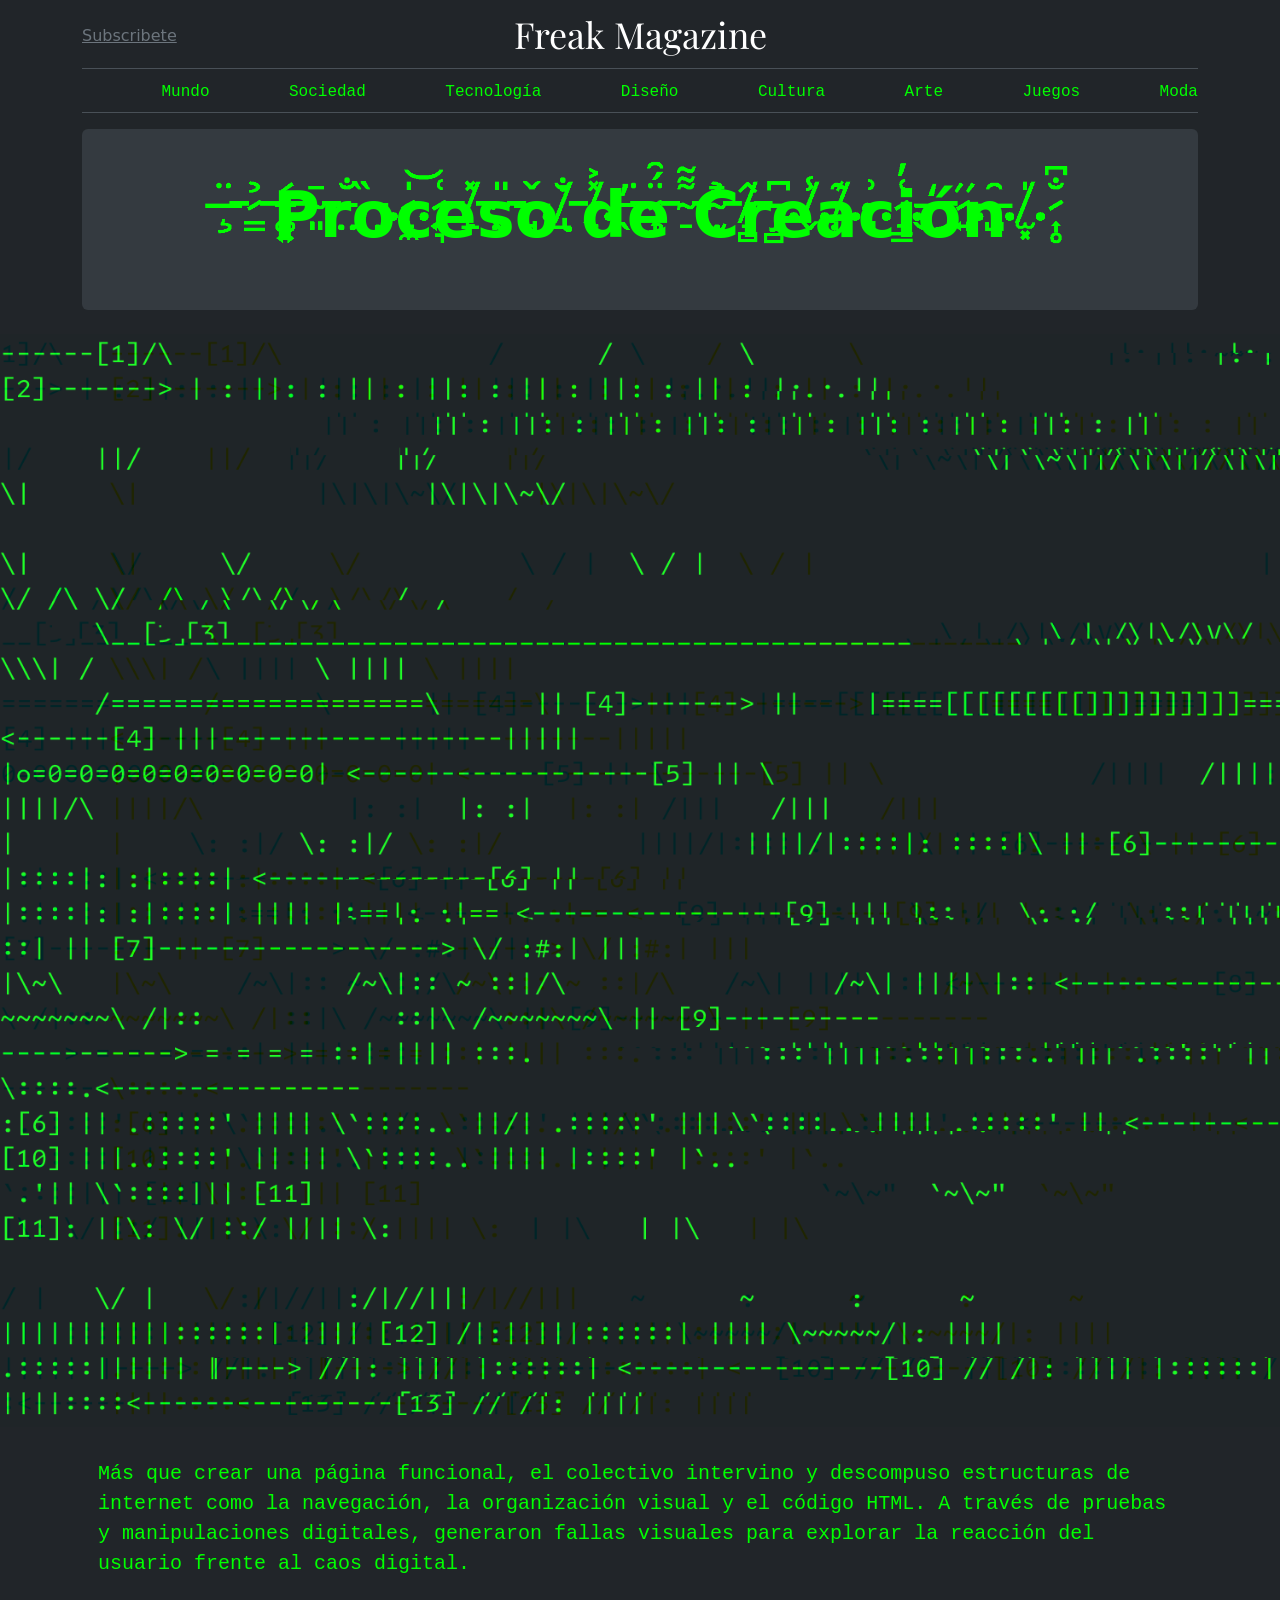
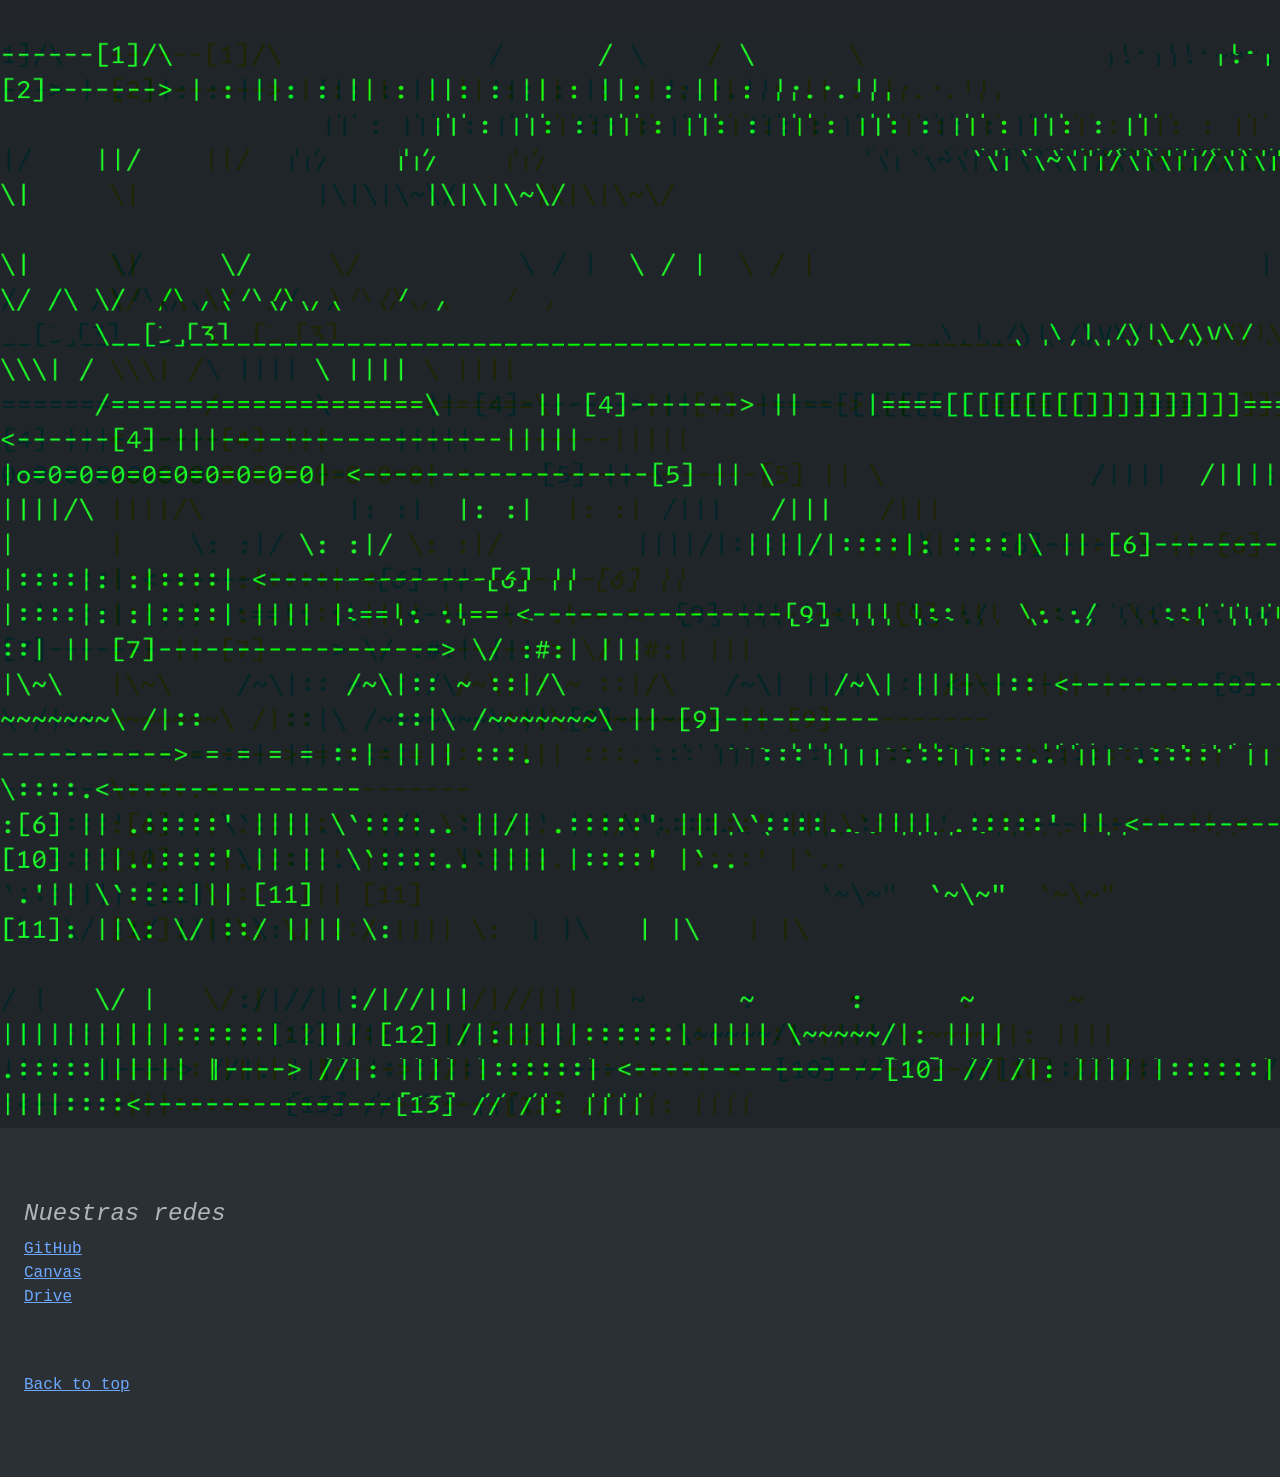
<file: verde.html>
<!doctype html>
<html lang="en" data-bs-theme="dark">
    <head>
        <meta charset="utf-8" />
        <meta name="viewport" content="width=device-width, initial-scale=1" />
        <title>Glitch Art - Group 1</title>
        <link
            href="https://cdn.jsdelivr.net/npm/bootstrap@5.3.3/dist/css/bootstrap.min.css"
            rel="stylesheet"
            integrity="sha384-QWTKZyjpPEjISv5WaRU9OFeRpok6YctnYmDr5pNlyT2bRjXh0JMhjY6hW+ALEwIH"
            crossorigin="anonymous"
        />
        <link href="https://fonts.googleapis.com/css?family=Playfair+Display:700,900&display=swap" rel="stylesheet" />
        <link href="style.css" rel="stylesheet">
    </head>

    <body>
        <svg xmlns="http://www.w3.org/2000/svg" class="d-none">
            <symbol id="check2" viewBox="0 0 16 16">
                <path d="M13.854 3.646a.5.5 0 0 1 0 .708l-7 7a.5.5 0 0 1-.708 0l-3.5-3.5a.5.5 0 1 1 .708-.708L6.5 10.293l6.646-6.647a.5.5 0 0 1 .708 0z"></path>
            </symbol>
            <symbol id="circle-half" viewBox="0 0 16 16">
                <path d="M8 15A7 7 0 1 0 8 1v14zm0 1A8 8 0 1 1 8 0a8 8 0 0 1 0 16z"></path>
            </symbol>
            <symbol id="moon-stars-fill" viewBox="0 0 16 16">
                <path d="M6 .278a.768.768 0 0 1 .08.858 7.208 7.208 0 0 0-.878 3.46c0 4.021 3.278 7.277 7.318 7.277.527 0 1.04-.055 1.533-.16a.787.787 0 0 1 .81.316.733.733 0 0 1-.031.893A8.349 8.349 0 0 1 8.344 16C3.734 16 0 12.286 0 7.71 0 4.266 2.114 1.312 5.124.06A.752.752 0 0 1 6 .278z"></path>
                <path d="M10.794 3.148a.217.217 0 0 1 .412 0l.387 1.162c.173.518.579.924 1.097 1.097l1.162.387a.217.217 0 0 1 0 .412l-1.162.387a1.734 1.734 0 0 0-1.097 1.097l-.387 1.162a.217.217 0 0 1-.412 0l-.387-1.162A1.734 1.734 0 0 0 9.31 6.593l-1.162-.387a.217.217 0 0 1 0-.412l1.162-.387a1.734 1.734 0 0 0 1.097-1.097l.387-1.162zM13.863.099a.145.145 0 0 1 .274 0l.258.774c.115.346.386.617.732.732l.774.258a.145.145 0 0 1 0 .274l-.774.258a1.156 1.156 0 0 0-.732.732l-.258.774a.145.145 0 0 1-.274 0l-.258-.774a1.156 1.156 0 0 0-.732-.732l-.774-.258a.145.145 0 0 1 0-.274l.774-.258c.346-.115.617-.386.732-.732L13.863.1z"></path>
            </symbol>
            <symbol id="sun-fill" viewBox="0 0 16 16">
                <path d="M8 12a4 4 0 1 0 0-8 4 4 0 0 0 0 8zM8 0a.5.5 0 0 1 .5.5v2a.5.5 0 0 1-1 0v-2A.5.5 0 0 1 8 0zm0 13a.5.5 0 0 1 .5.5v2a.5.5 0 0 1-1 0v-2A.5.5 0 0 1 8 13zm8-5a.5.5 0 0 1-.5.5h-2a.5.5 0 0 1 0-1h2a.5.5 0 0 1 .5.5zM3 8a.5.5 0 0 1-.5.5h-2a.5.5 0 0 1 0-1h2A.5.5 0 0 1 3 8zm10.657-5.657a.5.5 0 0 1 0 .707l-1.414 1.415a.5.5 0 1 1-.707-.708l1.414-1.414a.5.5 0 0 1 .707 0zm-9.193 9.193a.5.5 0 0 1 0 .707L3.05 13.657a.5.5 0 0 1-.707-.707l1.414-1.414a.5.5 0 0 1 .707 0zm9.193 2.121a.5.5 0 0 1-.707 0l-1.414-1.414a.5.5 0 0 1 .707-.707l1.414 1.414a.5.5 0 0 1 0 .707zM4.464 4.465a.5.5 0 0 1-.707 0L2.343 3.05a.5.5 0 1 1 .707-.707l1.414 1.414a.5.5 0 0 1 0 .708z"></path>
            </symbol>
        </svg>
        <svg xmlns="http://www.w3.org/2000/svg" class="d-none">
            <symbol id="aperture" fill="none" stroke="currentColor" stroke-linecap="round" stroke-linejoin="round" stroke-width="2" viewBox="0 0 24 24">
                <circle cx="12" cy="12" r="10"></circle>
                <path d="M14.31 8l5.74 9.94M9.69 8h11.48M7.38 12l5.74-9.94M9.69 16L3.95 6.06M14.31 16H2.83m13.79-4l-5.74 9.94"></path>
            </symbol>
            <symbol id="cart" viewBox="0 0 16 16">
                <path d="M0 1.5A.5.5 0 0 1 .5 1H2a.5.5 0 0 1 .485.379L2.89 3H14.5a.5.5 0 0 1 .49.598l-1 5a.5.5 0 0 1-.465.401l-9.397.472L4.415 11H13a.5.5 0 0 1 0 1H4a.5.5 0 0 1-.491-.408L2.01 3.607 1.61 2H.5a.5.5 0 0 1-.5-.5zM3.102 4l.84 4.479 9.144-.459L13.89 4H3.102zM5 12a2 2 0 1 0 0 4 2 2 0 0 0 0-4zm7 0a2 2 0 1 0 0 4 2 2 0 0 0 0-4zm-7 1a1 1 0 1 1 0 2 1 1 0 0 1 0-2zm7 0a1 1 0 1 1 0 2 1 1 0 0 1 0-2z"></path>
            </symbol>
            <symbol id="chevron-right" viewBox="0 0 16 16">
                <path fill-rule="evenodd" d="M4.646 1.646a.5.5 0 0 1 .708 0l6 6a.5.5 0 0 1 0 .708l-6 6a.5.5 0 0 1-.708-.708L10.293 8 4.646 2.354a.5.5 0 0 1 0-.708z"></path>
            </symbol>
        </svg>

        <div class="container">
            <header class="border-bottom lh-1 py-3">
                <div class="row flex-nowrap justify-content-between align-items-center">
                    <div class="col-4 pt-1"><a class="link-secondary" href="#">Subscribete</a></div>
                    <div class="col-4 text-center">
                        <a class="blog-header-logo text-body-emphasis text-decoration-none" href="index.html">Freak Magazine
                    </div>
                </div>
            </header>
            <div class="nav-scroller py-1 mb-3 border-bottom">
                <nav class="nav nav-underline justify-content-between">
                    <a class="nav-item nav-link link-body-emphasis parrafo-4 font-monospace" href="#">Mundo</a>
                    <a class="nav-item nav-link link-body-emphasis parrafo-4 font-monospace" href="#">Sociedad</a>
                    <a class="nav-item nav-link link-body-emphasis parrafo-4 font-monospace" href="#">Tecnología</a>
                    <a class="nav-item nav-link link-body-emphasis parrafo-4 font-monospace" href="#">Diseño</a>
                    <a class="nav-item nav-link link-body-emphasis parrafo-4 font-monospace" href="#">Cultura</a>
                    <a class="nav-item nav-link link-body-emphasis parrafo-4 font-monospace" href="#">Arte</a>
                    <a class="nav-item nav-link link-body-emphasis parrafo-4 font-monospace" href="#">Juegos</a>
                    <a class="nav-item nav-link link-body-emphasis parrafo-4 font-monospace" href="#">Moda</a>
                </nav>
            </div>
        </div>
        <main class="container">
             <div class="p-4 p-md-5 mb-4 rounded text-body-emphasis bg-body-secondary" style="position: relative; overflow: hidden;">
                <h1 class="display-3 fw-bold text-center parrafo-4" style="position: relative; z-index: 1;">Proceso de Creación</h1>
                    <img src="img\TIT.VERDE.gif" style="position: absolute; top: 0; left: 0; width: 100%; height: 100%; object-fit: cover; z-index: 0;" alt="glitchglitch">
            </div>
        </main>

        <div class="w-100">
            <img src="img\ChatGPT.verde.1.gif" style="width:100%; display:block; object-fit:cover;" alt="glitchglitch">
        </div>

        <main class="container">
            <div class="p-md-3 mb-4 rounded text-body-emphasis">
                <p class="lead my-3 parrafo-4 font-monospace">Más que crear una página funcional, el colectivo intervino y descompuso estructuras de internet como la navegación, la organización visual y el código HTML. A través de pruebas y manipulaciones digitales, generaron fallas visuales para explorar la reacción del usuario frente al caos digital.</p>
            </div>
        </main>

        <div class="w-100">
            <a href="glitchart.html">
                <img src="img\ChatGPT.verde.1.gif" style="width:100%; display:block; object-fit:cover;" alt="glitchglitch">
            </a>
        </div>

        <footer class="py-5 text-body-secondary bg-body-tertiary">
           <div class="p-4">
                            <h4 class="fst-italic font-monospace">Nuestras redes</h4>
                            <ol class="list-unstyled font-monospace">
                                <li><a href="#">GitHub</a></li>
                                <li><a href="#">Canvas</a></li>
                                <li><a href="#">Drive</a></li>
                            </ol>
                        </div>
            <p class="p-4 mb-2 font-monospace"><a href="#">Back to top</a></p>
        </footer>
        <script
            src="https://cdn.jsdelivr.net/npm/bootstrap@5.3.3/dist/js/bootstrap.bundle.min.js"
            integrity="sha384-YvpcrYf0tY3lHB60NNkmXc4s9bIOgUxi8T/jzmLLrKkNyL1ql4c3oJUXXlZS7vN"
            crossorigin="anonymous"
        ></script>
    </body>
</html>

<!-- Se usó IA para poder entender las partes del código y para recibir sugerencias de cambios, los cuales se le consultó que afectaban y cómo funcionaban dentro del código antes de aplicar cualquier cambio. En relación a esto, solo se aplicaron cambios sugeridos por la IA cuando se entendieron y no salían de las capacidades de programación actuales de la persona encargada. -->
</file>
<file: style.css>
/* ATENCIÓN, ESTE ES UN COMENTARIO GENERAL PARA TODAS LAS PÁGINAS HECHAS POR MÍ, FDA HUMERES (glitchart.html, glitchbase.html, glitchstudio.html, index.html, naranjo.html, articles.js y style.css)

Todos los HTML los hice en base a mi conocimiento adquirido en el ramo de "Intro. al Desarrollo Web" donde trabajamos con .js, .json, .html y .css, y trabajamos con bibliotecas y herramientas como webformatter, p5.js y Bootstrap como biblioteca y tutorial de cómo hacer cosas. Es así que el header de la página se ve como una plantilla, pero realmente no lo es, sino que es parte de los tutoriales de Bootstrap y se modificaron todos sus componentes, como color, cantidad de textos y fuentes, a partir de los propósitos que nosotros queríamos lograr. Todo lo que está abajo del header de la página está hecho también a partir de esta biblioteca, como se puede ver por sus containers, etc., pero se hizo en base a lo que yo hice anteriormente en ese ramo en mi propia página web. Aun así, hay algunas cosas en las cuales me ayudé de la IA Claude, más que nada para buscar de una forma más rápida en las herramientas de Bootstrap (ya que aún estoy aprendiendo toda la dimensión de Bootstrap) o para buscar cosas de HTML básicas; básicamente lo usé para que me explicara rápidamente herramientas de Bootstrap o como motor de búsqueda.

Más abajo dejé también comentarios acerca de cosas puntuales de las que me ayudé de Claude. */

/*A partir de aquí es CSS propiamente de bootstrap el cual se separó de la página base de esta */

  .blog-header-logo { font-family: "Playfair Display", Georgia, "Times New Roman", serif; font-size: 2.25rem; }
            .blog-post { margin-bottom: 4rem; }
            .blog-post-title { font-size: 2.5rem; }
            .blog-post-meta { margin-bottom: 1.25rem; color: #727272; }
            .blog-pagination { margin-bottom: 4rem; }
            @media (min-width: 40em) { .blog-post-title { font-size: 3.5rem; } }

            .bd-placeholder-img {
                font-size: 1.125rem;
                text-anchor: middle;
                -webkit-user-select: none;
                -moz-user-select: none;
                user-select: none;
            }
            @media (min-width: 768px) {
                .bd-placeholder-img-lg { font-size: 3.5rem; }
            }
            .b-example-divider {
                width: 100%;
                height: 3rem;
                background-color: #0000001a;
                border: solid rgba(0, 0, 0, 0.15);
                border-width: 1px 0;
                box-shadow: inset 0 0.5em 1.5em #0000001a, inset 0 0.125em 0.5em #00000026;
            }
            .bi { vertical-align: -0.125em; fill: currentColor; }
            .nav-scroller { position: relative; z-index: 2; height: 2.75rem; overflow-y: hidden; }
            .nav-scroller .nav {
                display: flex; flex-wrap: nowrap; padding-bottom: 1rem;
                margin-top: -1px; overflow-x: auto; text-align: center;
                white-space: nowrap; -webkit-overflow-scrolling: touch;
            }
            .btn-bd-primary {
                --bd-violet-bg: #712cf9;
                --bd-violet-rgb: 112.520718, 44.062154, 249.437846;
                --bs-btn-font-weight: 600;
                --bs-btn-color: var(--bs-white);
                --bs-btn-bg: var(--bd-violet-bg);
                --bs-btn-border-color: var(--bd-violet-bg);
                --bs-btn-hover-color: var(--bs-white);
                --bs-btn-hover-bg: #6528e0;
                --bs-btn-hover-border-color: #6528e0;
                --bs-btn-focus-shadow-rgb: var(--bd-violet-rgb);
                --bs-btn-active-color: var(--bs-btn-hover-color);
                --bs-btn-active-bg: #5a23c8;
                --bs-btn-active-border-color: #5a23c8;
            }
            .bd-mode-toggle { z-index: 1500; }
            .bd-mode-toggle .bi { width: 1em; height: 1em; }
            .bd-mode-toggle .dropdown-menu .active .bi { display: block !important; }

/*a partir de aqui es css generado propio */

            .parrafo-1 { 
                color: #ff0000 !important; /* rojo */ /*en el caso del !important yo (Humeres) lo sabia usar, pero como tambien mi compañera Sofia Rodriguez (quien hizo las otras 6 paginas pequeñas) manipulo esta seccion del html ella le pregunto a Claude como forzar el color nuestro por sobre el de Bootstrap como biblioteca a lo que me dijo que Claude le dio esta alternativa, a lo cual yo se lo confirme por mi uso previo */
            }
            .parrafo-2 { 
                color: #ffff00 !important; /* amarillo */
            }
            .parrafo-3 { 
                color: #0000ff !important; /* azul */
            }
            .parrafo-4 { 
                color: #00ff00 !important; /* verde */
            }
            .parrafo-5 { 
                color: #ff0088 !important; /* fuchsia */
            }
            .parrafo-6 { 
                color: #00c0e8 !important; /* cyan */
            }
            .parrafo-7 { 
                color: #ff8d28 !important; /* naranjo */
            }
            .parrafo-8 { 
                color: #20c997 !important; /* menta */
            }

            .parrafo-9 {
                color: #00ffe0 !important; /* turquesa */
            }

.glitch { 
    position: relative; 
    color: #ff0088; !important; 
    text-align: left;
    display: inline-block;
    white-space: nowrap;
    margin-left: -220px;  /* mueve a la derecha */
    margin-top: 20px;
    margin-bottom: 40px; 
}

.glitch a:first-child {
    position: relative;
    color: #ff0088 !important;
}

.g1 { 
    color: #ff0088;    
    transform: translate(0%, -30%); 
    position: absolute;

}
.g2 { 
    color: cyan;   
    transform: translate(0%, 0%); 
    position: absolute;
}
.g3 { 
    color: yellow; 
    transform: translate(0%,  30%); 
    position: absolute;
}
.g4 { 
    color: yellow; 
    transform: translate(-100%,  -30%); 
    position: absolute;
}
.g5 { 
    color: cyan; 
    transform: translate(-100%,  -60%); 
    position: absolute;
}


.glitch2 {
    position: relative;
    color: #ff0088 !important;
    display: inline-block;
    white-space: nowrap;
    margin-top: 20px;
    margin-bottom: 40px;
    text-decoration: underline;
    
    /* centrado */
    left: 50%;
    transform: translateX(-50%);
}

.glitch2 a:first-child {
    position: relative;
    color: #ff0088 !important;
    text-decoration: underline;
}

.j1 { 
    color: yellow;
    position: absolute;
    transform: translate(-100%,  -20%);
    text-decoration: underline; 
}
.j2 { 
    color: cyan;
    position: absolute;
    transform: translate(-100%,  -40%); 
    text-decoration: underline;
}

.glitch3 { 
    position: relative; 
    color: #20c997; !important; 
    text-align: left;
    display: inline-block;
    white-space: nowrap;
    margin-left: -220px;  /* mueve a la derecha */
    margin-top: 70px;
    margin-bottom: 20px; 
}

.glitch3 a:first-child {
    position: relative;
    color: #20c997 !important;
}

.t1 { 
    color: #20c997;    
    transform: translate(0%, -120%); 
    position: absolute;

}
.t2 { 
    color: #20c997;   
    transform: translate(0%, -40%); 
    position: absolute;
}

.t4 { 
    color: #20c997; 
    transform: translate(-100%,  -80%); 
    position: absolute;
}


.glitch4 {
    position: relative;
    color: #20c997 !important;
    display: inline-block;
    white-space: nowrap;
    margin-top: 50px;
    margin-bottom: 40px;
    text-decoration: underline;
    
    /* centrado */
    left: 50%;
    transform: translateX(-50%);
}

.glitch4 a:first-child {
    position: relative;
    color: #20c997 !important;
    text-decoration: underline;
}

.k1 { 
    color: #20c997;
    position: absolute;
    transform: translate(-100%,  -80%);
    text-decoration: underline; 
}

/* ── GLITCH STUDIO ── */ /* a partir de aqui es codigo generado por la IA y mi compañera M. Arancibia el cual yo expropie a nuestro style.css por orden */
@import url('https://fonts.googleapis.com/css2?family=Share+Tech+Mono&family=Rajdhani:wght@500;700&display=swap');

#glitch-studio-wrapper {
  display: flex;
  height: 600px;
  overflow: hidden;
  background: #0a0c0e;
  font-family: 'Share Tech Mono', monospace;
  color: #c8d6db;
  border: 1px solid #2a3338;
  border-radius: 4px;
  margin-bottom: 2rem;
}

#glitch-studio-wrapper *, #glitch-studio-wrapper *::before, #glitch-studio-wrapper *::after {
  box-sizing: border-box;
}

#gs-sidebar {
  width: 220px;
  min-width: 220px;
  background: #111416;
  border-right: 1px solid #2a3338;
  display: flex;
  flex-direction: column;
  overflow-y: auto;
  z-index: 10;
}

#gs-sidebar::-webkit-scrollbar { width: 4px; }
#gs-sidebar::-webkit-scrollbar-track { background: #111416; }
#gs-sidebar::-webkit-scrollbar-thumb { background: #4a5a62; border-radius: 2px; }

.gs-sidebar-header {
  padding: 18px 16px 12px;
  border-bottom: 1px solid #2a3338;
}

.gs-sidebar-header h2 {
  font-family: 'Rajdhani', sans-serif;
  font-weight: 700;
  font-size: 15px;
  letter-spacing: 3px;
  color: #00ffe0;
  text-shadow: 0 0 12px rgba(0,255,224,0.4);
  margin: 0;
}

.gs-sidebar-header p {
  font-size: 9px;
  color: #4a5a62;
  letter-spacing: 2px;
  margin-top: 3px;
  margin-bottom: 0;
}

.gs-section {
  padding: 10px 12px 6px;
  border-bottom: 1px solid #2a3338;
}

.gs-section-label {
  font-size: 9px;
  letter-spacing: 2px;
  color: #4a5a62;
  margin-bottom: 8px;
  font-family: 'Rajdhani', sans-serif;
  font-weight: 700;
}

.gs-btn-grid {
  display: grid;
  grid-template-columns: 1fr 1fr;
  gap: 5px;
}

.gs-btn-grid.single { grid-template-columns: 1fr; }

#glitch-studio-wrapper button {
  background: #1e2528;
  border: 1px solid #2a3338;
  color: #c8d6db;
  font-family: 'Share Tech Mono', monospace;
  font-size: 10px;
  padding: 7px 6px;
  cursor: pointer;
  letter-spacing: 1px;
  transition: all 0.15s ease;
  text-align: center;
  position: relative;
  overflow: hidden;
  margin: 0;
  width: 100%;
}

#glitch-studio-wrapper button:hover { border-color: #00ffe0; color: #00ffe0; }
#glitch-studio-wrapper button:active { transform: scale(0.97); }

.gs-btn-main {
  grid-column: 1 / -1;
  font-family: 'Rajdhani', sans-serif;
  font-weight: 700;
  font-size: 12px;
  letter-spacing: 2px;
  padding: 10px;
  margin-bottom: 4px;
}

#glitch-studio-wrapper button.gs-primary {
  background: #0d2420;
  border-color: #00ffe0;
  color: #00ffe0;
}
#glitch-studio-wrapper button.gs-primary:hover { background: #143028; box-shadow: 0 0 14px rgba(0,255,224,0.2); }

#glitch-studio-wrapper button.gs-warn {
  background: #1e1900;
  border-color: #ffe600;
  color: #ffe600;
}
#glitch-studio-wrapper button.gs-warn:hover { background: #2a2400; box-shadow: 0 0 12px rgba(255,230,0,0.15); }

#glitch-studio-wrapper button.gs-danger {
  background: #1e0d13;
  border-color: #ff2d6b;
  color: #ff2d6b;
  margin-bottom: 0;
}
#glitch-studio-wrapper button.gs-danger:hover { background: #2a1020; box-shadow: 0 0 14px rgba(255,45,107,0.2); }

.gs-slider-row { margin-bottom: 10px; }
.gs-slider-row label {
  display: flex;
  justify-content: space-between;
  font-size: 9px;
  color: #4a5a62;
  letter-spacing: 1px;
  margin-bottom: 4px;
}
.gs-slider-row label span { color: #00ffe0; }

#glitch-studio-wrapper input[type=range] {
  -webkit-appearance: none; width: 100%; height: 3px;
  background: #2a3338; outline: none;
}
#glitch-studio-wrapper input[type=range]::-webkit-slider-thumb {
  -webkit-appearance: none; width: 12px; height: 12px;
  border-radius: 50%; background: #00ffe0; cursor: pointer;
}

#gs-canvas-area { flex: 1; position: relative; overflow: hidden; background: #0a0c0e; }
#gs-canvas-area canvas { display: block; }

#gs-drop-hint { position: absolute; inset: 0; display: flex; align-items: center; justify-content: center; pointer-events: none; }
.gs-border-box { border: 1px dashed #2a3338; padding: 30px; text-align: center; }
.gs-big { font-family: 'Rajdhani', sans-serif; font-weight: 700; font-size: 22px; letter-spacing: 6px; color: #4a5a62; }
.gs-small { font-size: 10px; letter-spacing: 3px; color: #2a3338; margin-top: 8px; }

#gs-status-bar {
  position: absolute;
  bottom: 0; left: 0; right: 0;
  background: rgba(17,20,22,0.85);
  border-top: 1px solid #2a3338;
  padding: 5px 16px;
  font-size: 9px;
  color: #4a5a62;
  display: flex;
  gap: 20px;
}
#gs-status-bar span { color: #00ffe0; }
#gs-fileInput { display: none; }
</file>
